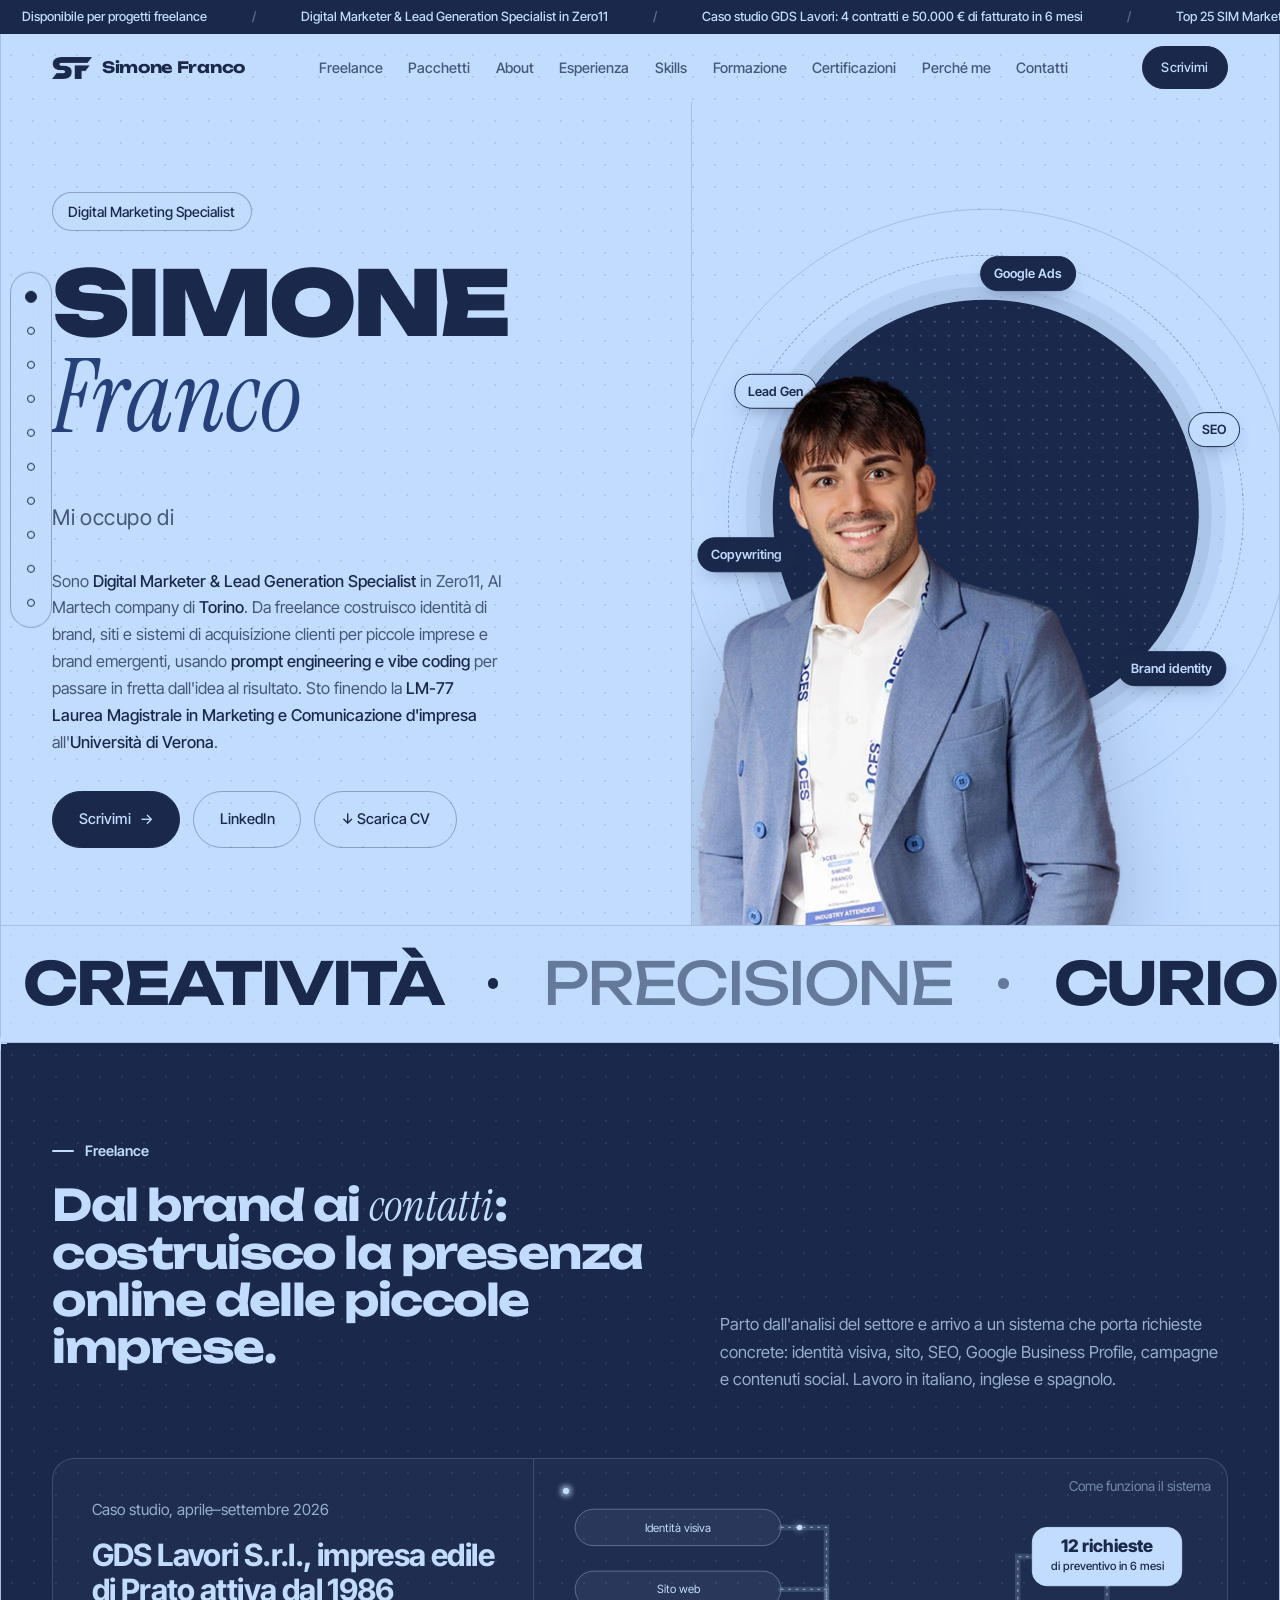
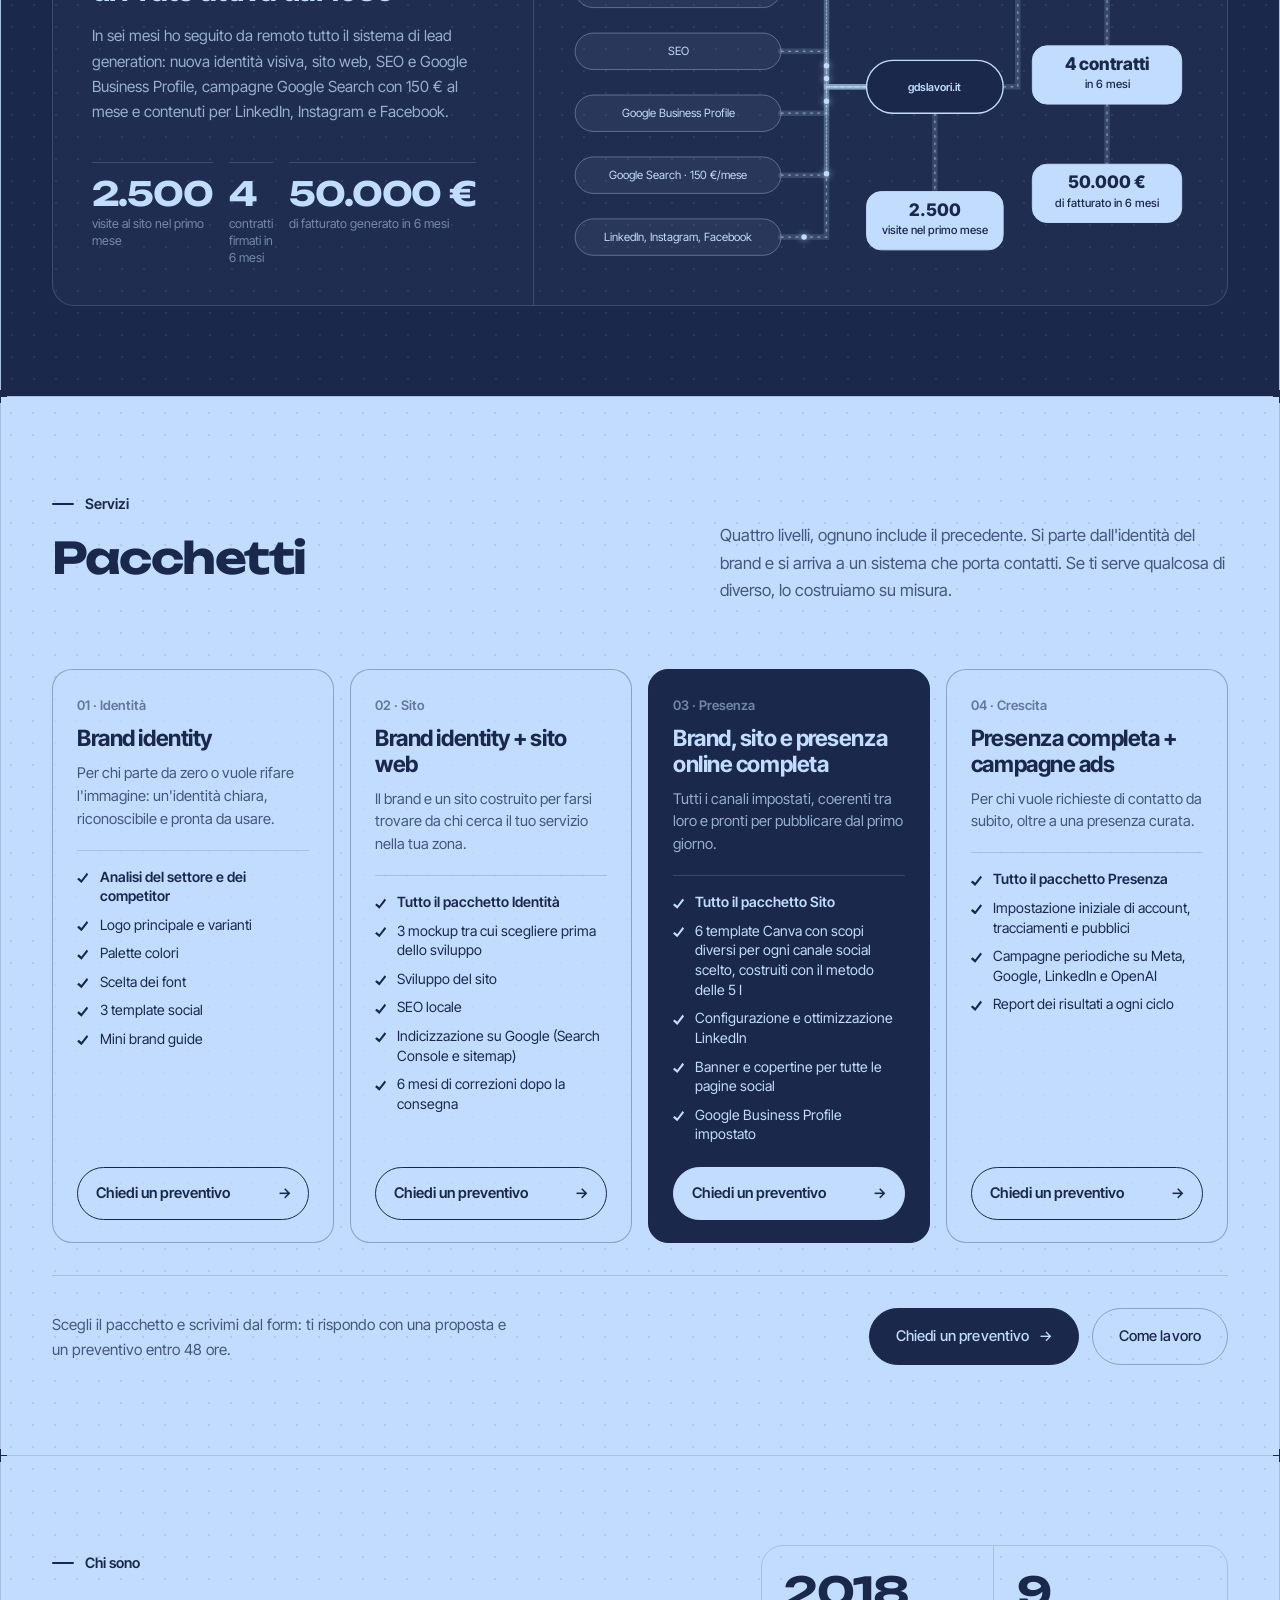
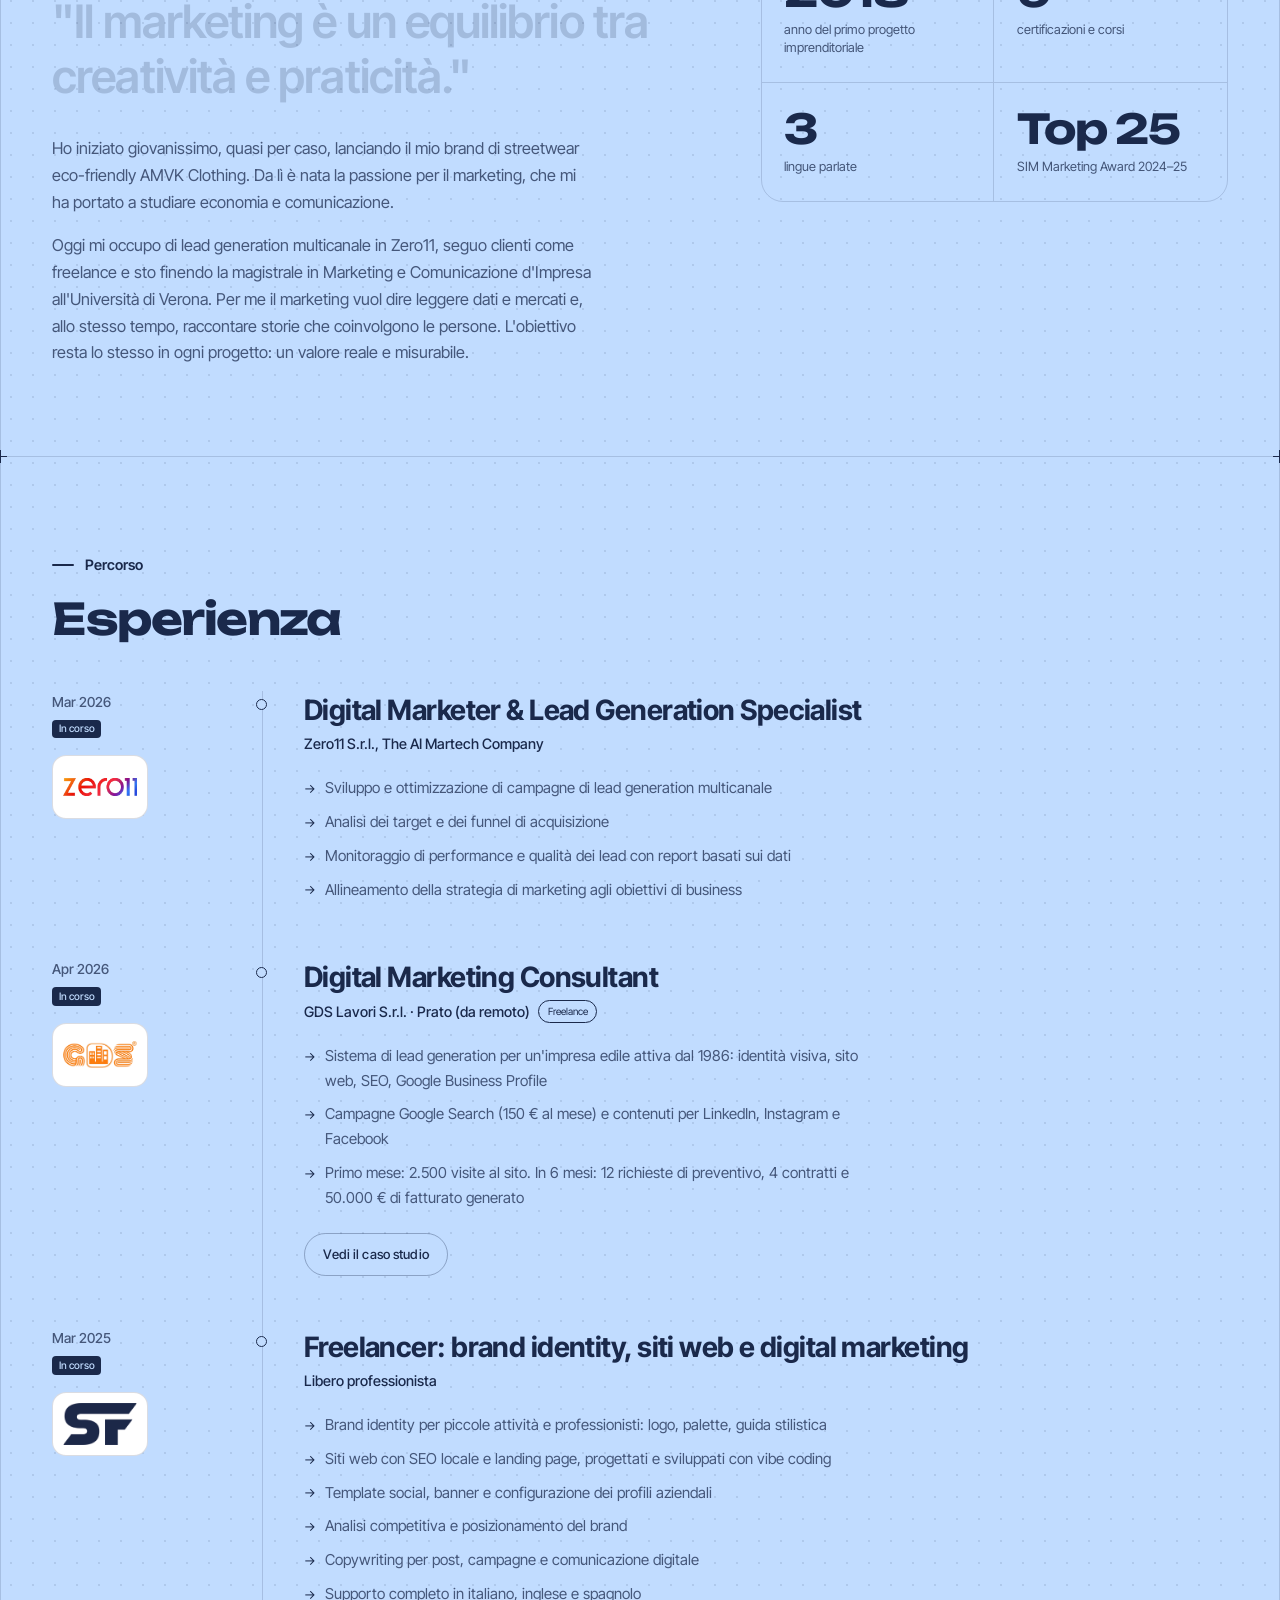
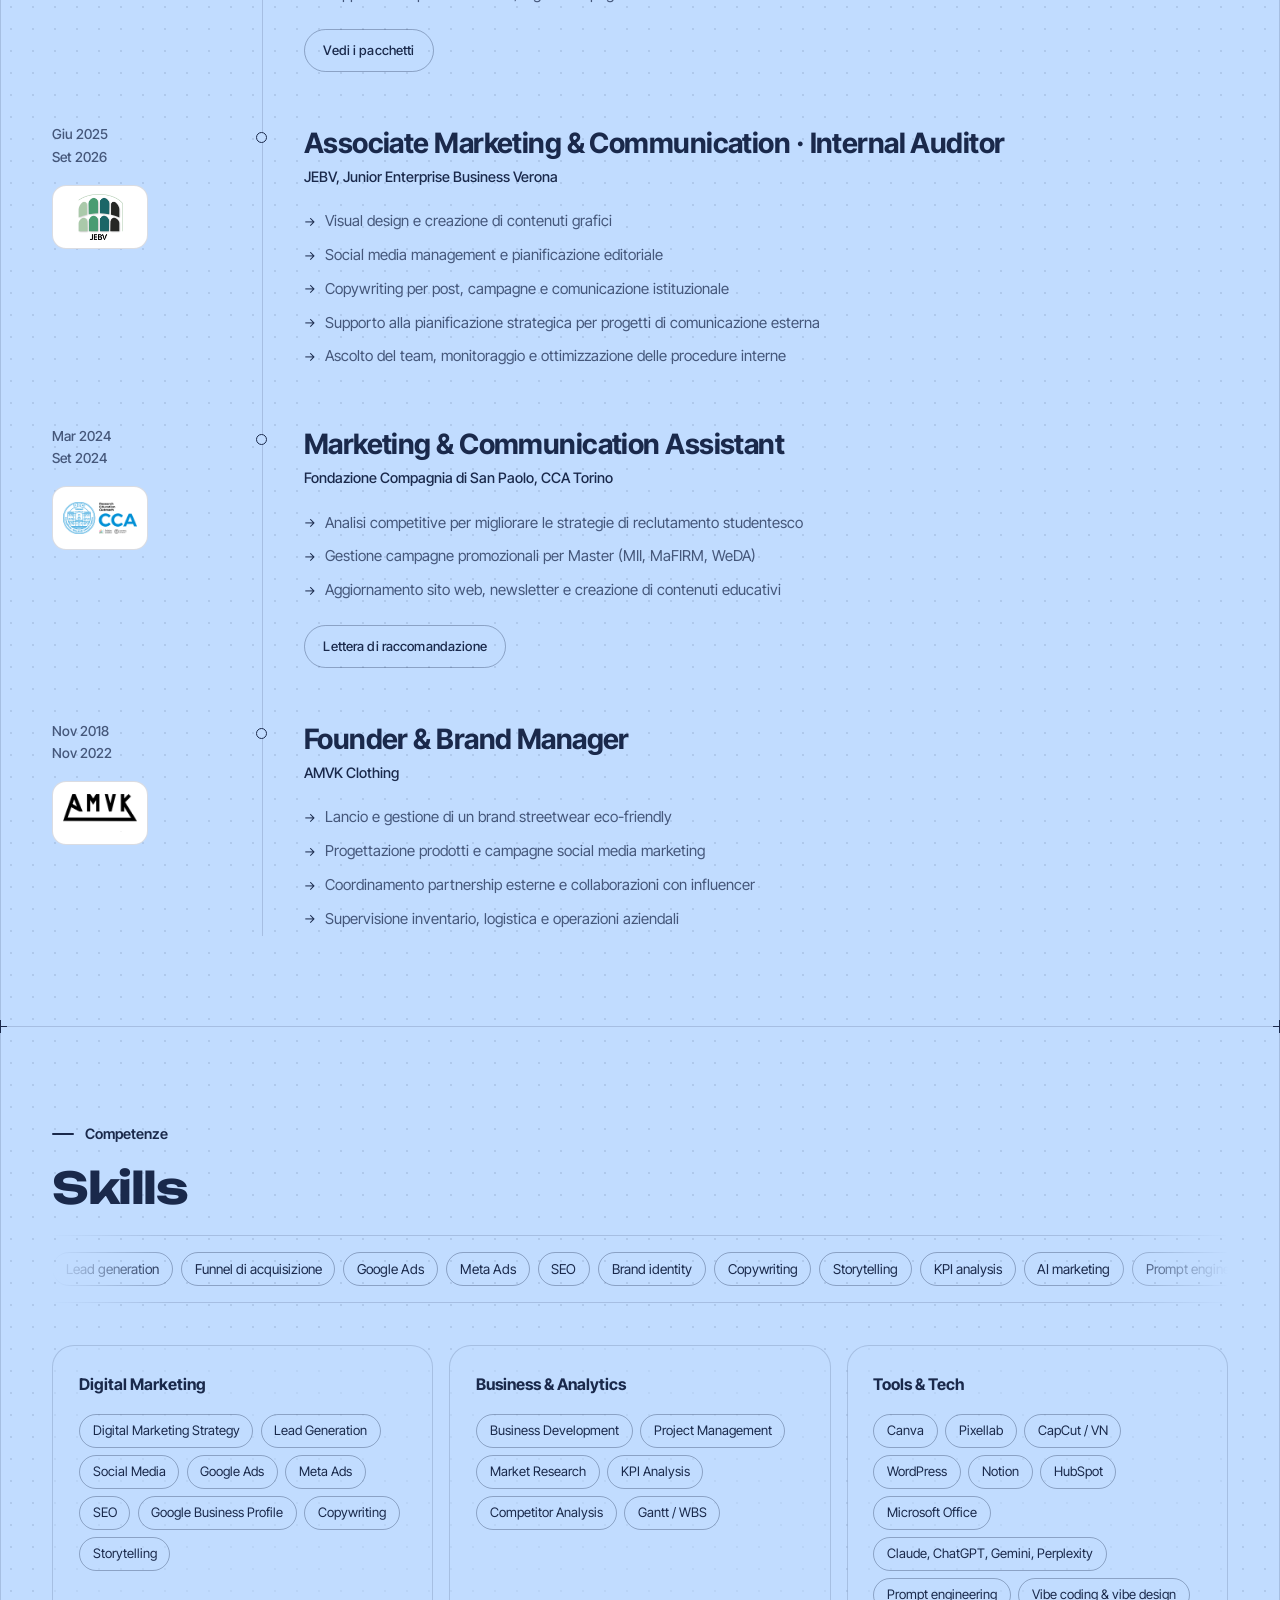
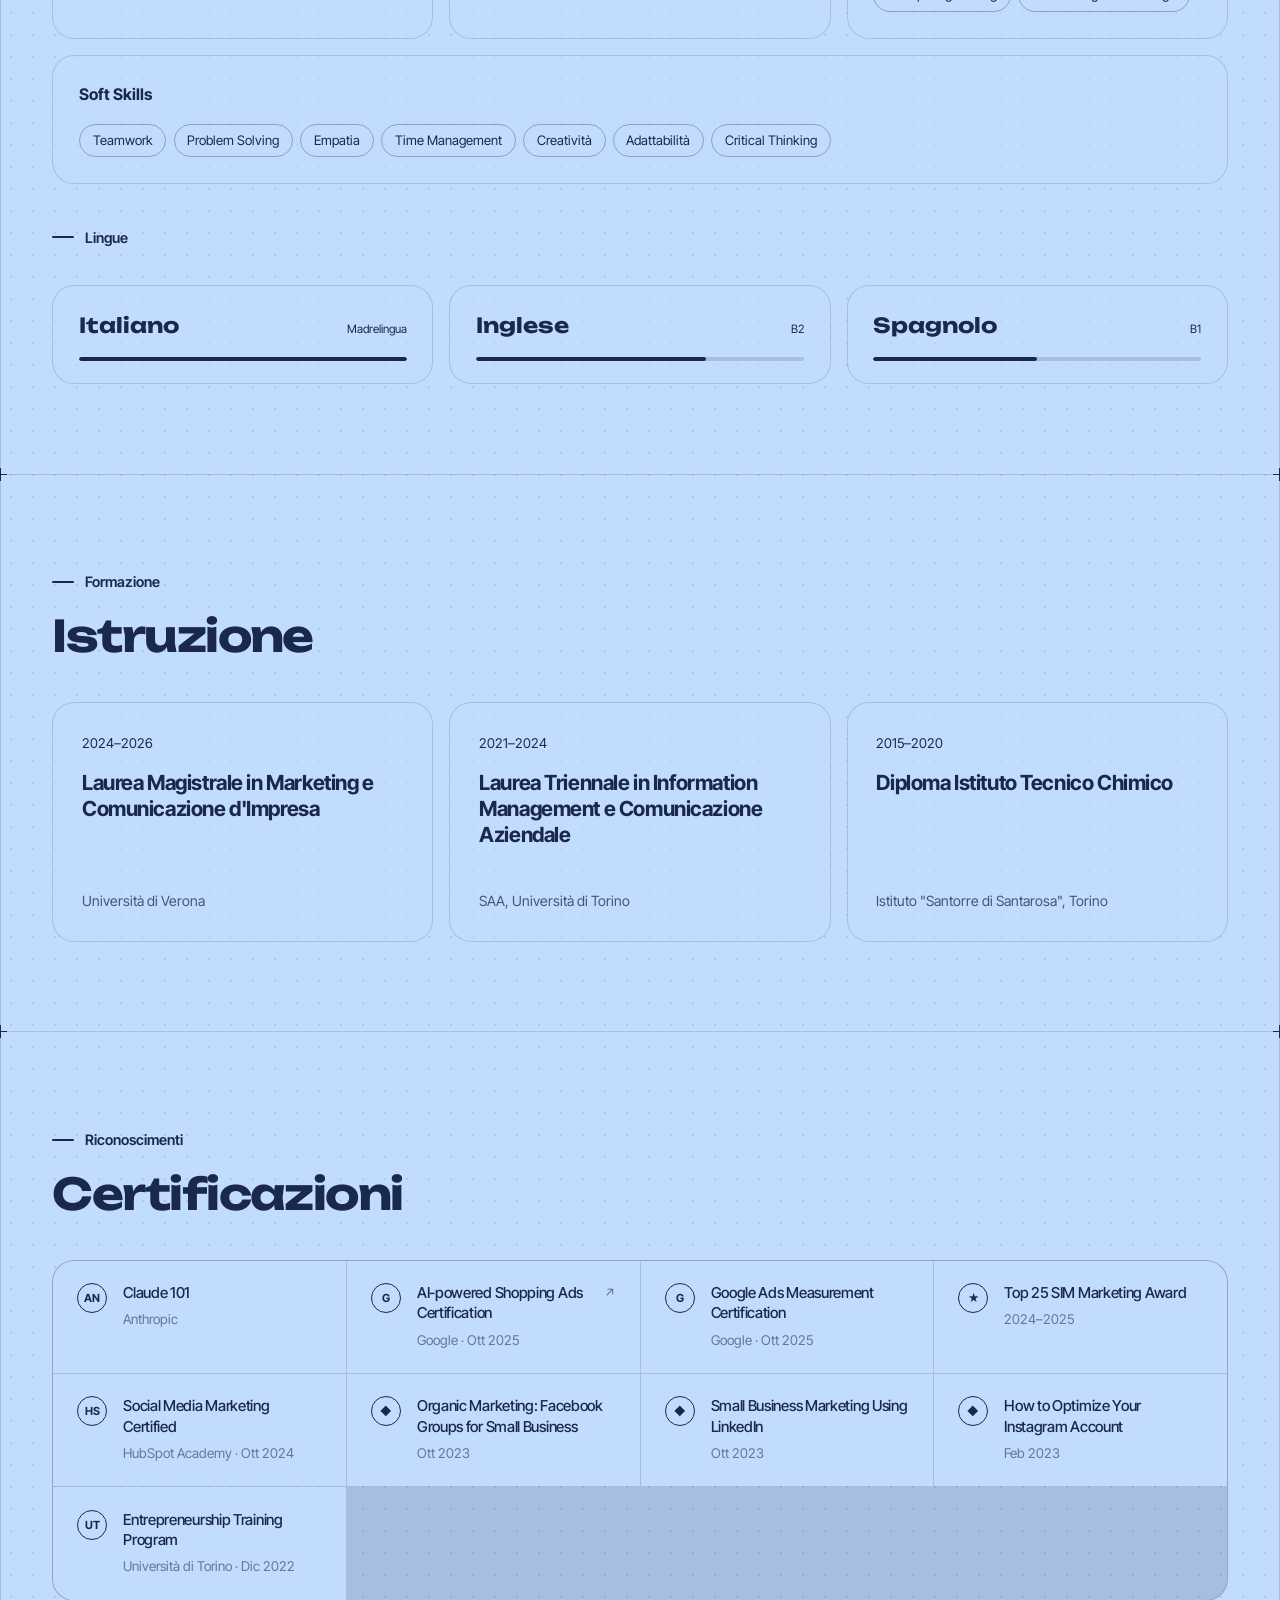
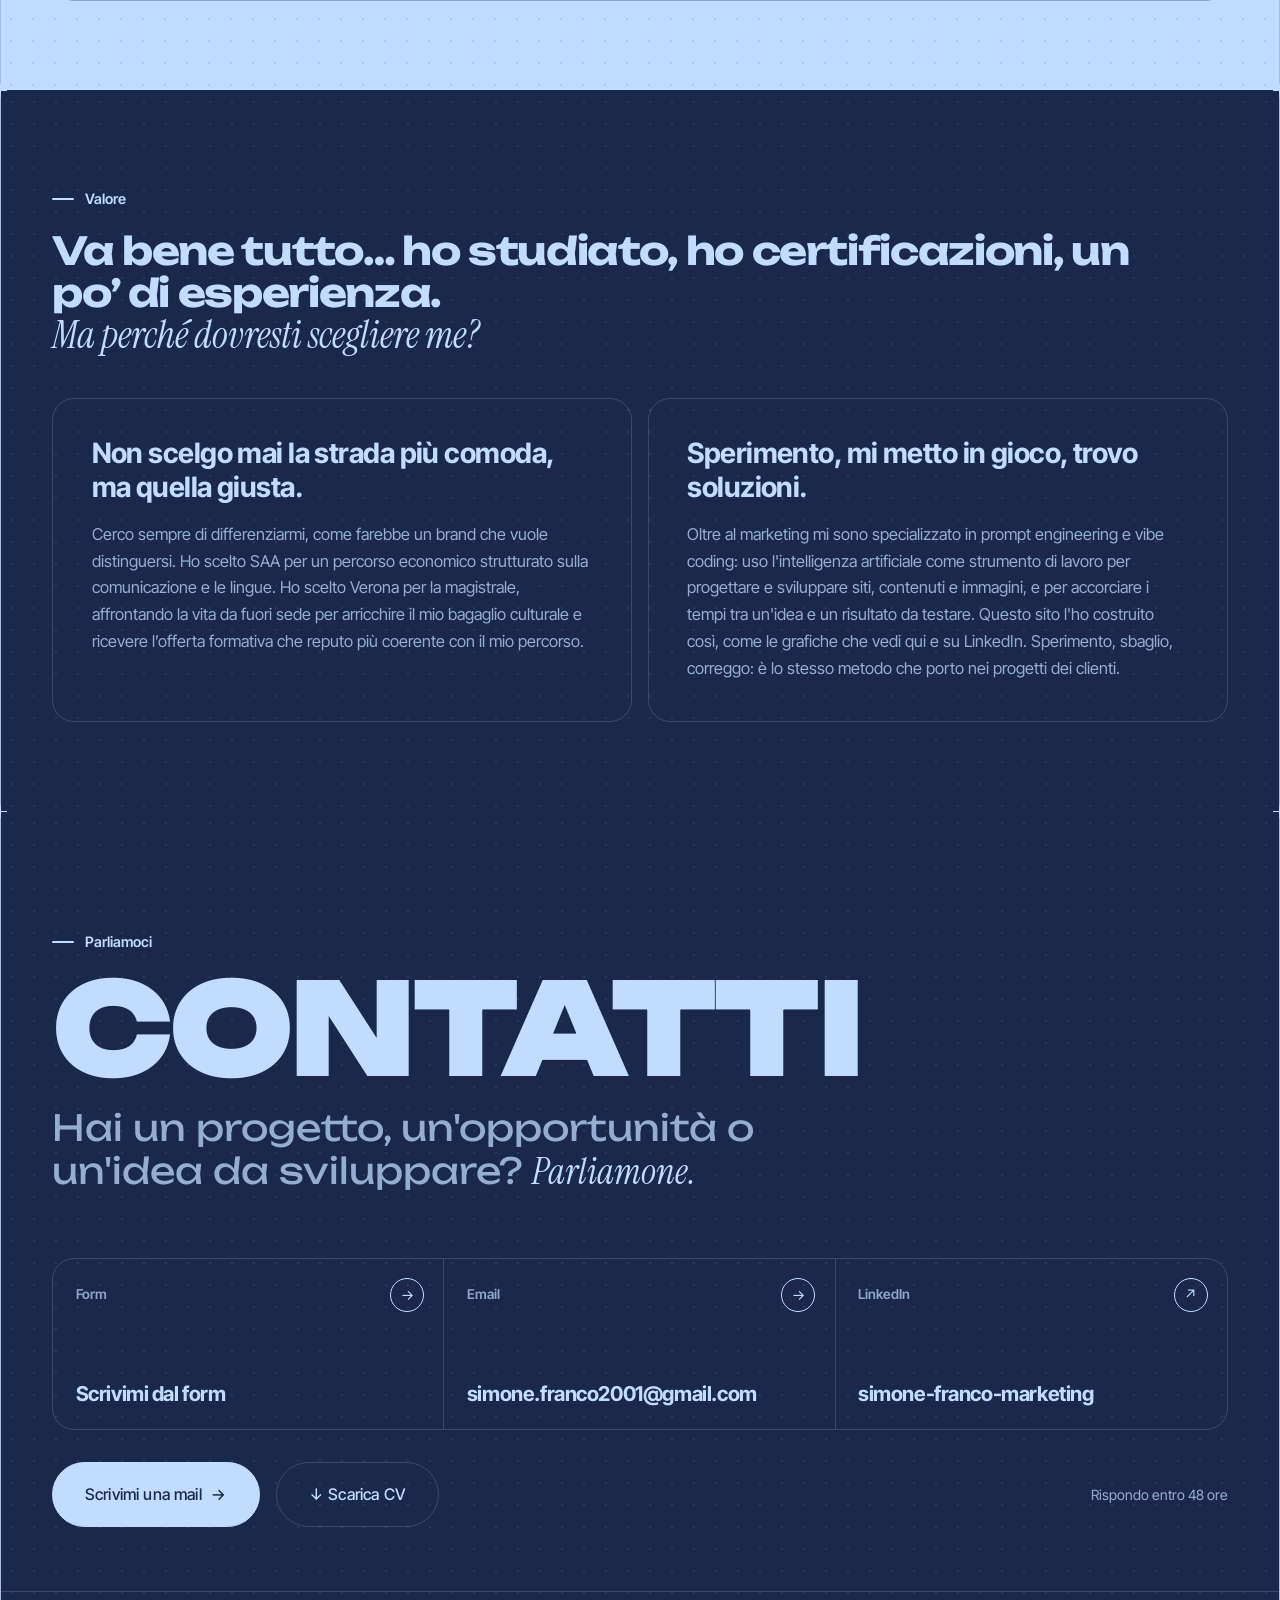
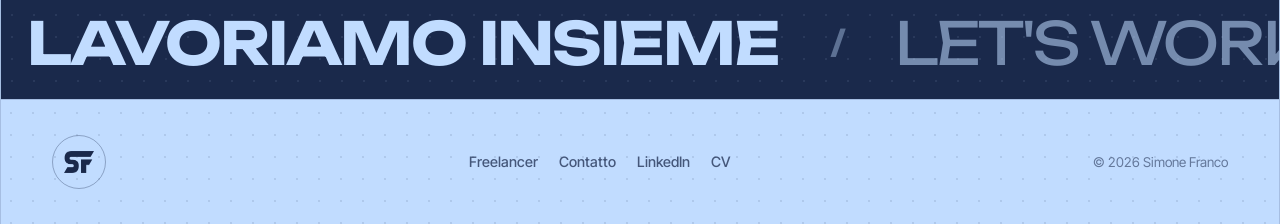
<file: index.html>
<!DOCTYPE html>
<html lang="it">
<head>
  <meta charset="UTF-8" />
  <meta name="viewport" content="width=device-width, initial-scale=1.0"/>
  <title>Simone Franco | Digital Marketer e Lead Generation a Torino</title>
  <!-- SEO BASE (invariata) -->
  <meta name="description" content="Digital Marketer e Lead Generation Specialist a Torino. Da freelance creo brand identity e sistemi di acquisizione clienti per piccole imprese." />
  <meta name="keywords" content="Simone Franco, marketing, comunicazione, digital marketing, social media, Torino, Verona, portfolio" />
  <meta name="author" content="Simone Franco" />
  <meta name="robots" content="index, follow" />
  <link rel="canonical" href="https://simonefrancomarketing.it/" />
  <meta name="theme-color" content="#1a294b" />
  <link rel="icon" type="image/png" href="/sflogo.png" />
  <link rel="apple-touch-icon" href="/sflogo.png" />

  <!-- OPEN GRAPH -->
  <meta property="og:title" content="Simone Franco | Digital Marketer e Lead Generation a Torino" />
  <meta property="og:description" content="Digital Marketer e Lead Generation Specialist a Torino. Brand identity e acquisizione clienti per piccole imprese e brand emergenti." />
  <meta property="og:image" content="https://simonefrancomarketing.it/assets/img/og-image.jpg" />
  <meta property="og:image:width" content="1200" />
  <meta property="og:image:height" content="630" />
  <meta property="og:image:alt" content="Simone Franco — Digital Marketer, Lead Gen & Branding" />
  <meta property="og:url" content="https://simonefrancomarketing.it/" />
  <meta property="og:type" content="website" />
  <meta property="og:locale" content="it_IT" />
  <meta property="og:site_name" content="Simone Franco" />

  <!-- TWITTER CARD -->
  <meta name="twitter:card" content="summary_large_image" />
  <meta name="twitter:title" content="Simone Franco | Digital Marketer e Lead Generation a Torino" />
  <meta name="twitter:description" content="Digital Marketer e Lead Generation Specialist a Torino. Brand identity e acquisizione clienti per piccole imprese e brand emergenti." />
  <meta name="twitter:image" content="https://simonefrancomarketing.it/assets/img/og-image.jpg" />

  <!-- DATI STRUTTURATI -->
  <script type="application/ld+json">
  {
    "@context": "https://schema.org",
    "@graph": [
      {
        "@type": "WebSite",
        "@id": "https://simonefrancomarketing.it/#website",
        "url": "https://simonefrancomarketing.it/",
        "name": "Simone Franco — Marketing & Communication",
        "inLanguage": "it-IT",
        "publisher": { "@id": "https://simonefrancomarketing.it/#person" }
      },
      {
        "@type": "Person",
        "@id": "https://simonefrancomarketing.it/#person",
        "name": "Simone Franco",
        "url": "https://simonefrancomarketing.it/",
        "image": "https://simonefrancomarketing.it/hero-simone-franco-v2.png",
        "jobTitle": "Digital Marketer & Lead Generation Specialist",
        "worksFor": { "@type": "Organization", "name": "Zero11 S.r.l." },
        "alumniOf": [
          { "@type": "CollegeOrUniversity", "name": "Università di Verona" },
          { "@type": "CollegeOrUniversity", "name": "Università di Torino" }
        ],
        "address": { "@type": "PostalAddress", "addressLocality": "Torino", "addressCountry": "IT" },
        "knowsLanguage": ["it", "en", "es"],
        "knowsAbout": ["Digital marketing", "Prompt engineering", "Vibe coding", "Lead generation", "Brand identity", "Google Ads", "Meta Ads", "SEO", "Social media marketing", "Copywriting"],
        "award": "Top 25 SIM Marketing Award 2024–2025",
        "sameAs": [
          "https://www.linkedin.com/in/simone-franco-marketing"
        ]
      }
    ]
  }
  </script>

  <!-- Google tag (gtag.js) -->
  <script async src="https://www.googletagmanager.com/gtag/js?id=G-S98Y3K1N54"></script>
  <script>
    window.dataLayer = window.dataLayer || [];
    function gtag(){dataLayer.push(arguments);}
    gtag('js', new Date());
    gtag('config', 'G-S98Y3K1N54');
  </script>
  <script>document.documentElement.classList.add('js');</script>

  <link rel="preconnect" href="https://fonts.googleapis.com">
  <link rel="preconnect" href="https://fonts.gstatic.com" crossorigin>
  <link href="https://fonts.googleapis.com/css2?family=Unbounded:wght@500;700;900&family=Inter+Tight:ital,wght@0,400;0,500;0,600;0,700;1,400&family=Instrument+Serif:ital@0;1&display=swap" rel="stylesheet">
  <link rel="preload" as="image" href="assets/img/simone-franco-ces-v2.webp" type="image/webp" fetchpriority="high">
  <link rel="stylesheet" href="assets/css/site.css?v=20261119">
  <script src="assets/js/site.js?v=20261119" defer></script>
</head>
<body>
  <a class="skip-link" href="#main">Vai al contenuto</a>
  <div class="progress" aria-hidden="true"></div>

  <!-- BARRA ANNUNCI -->
  <div class="announce" aria-label="In evidenza">
    <div class="marquee">
      <div>
        <span><a href="contatto.html">Disponibile per progetti freelance</a></span>
        <span>Digital Marketer &amp; Lead Generation Specialist in Zero11</span>
        <span><a href="#freelance">Caso studio GDS Lavori: 4 contratti e 50.000 € di fatturato in 6 mesi</a></span>
        <span>Top 25 SIM Marketing Award 2024–25</span>
      </div>
      <div aria-hidden="true">
        <span><a href="contatto.html" tabindex="-1">Disponibile per progetti freelance</a></span>
        <span>Digital Marketer &amp; Lead Generation Specialist in Zero11</span>
        <span><a href="#freelance" tabindex="-1">Caso studio GDS Lavori: 4 contratti e 50.000 € di fatturato in 6 mesi</a></span>
        <span>Top 25 SIM Marketing Award 2024–25</span>
      </div>
    </div>
  </div>

  <!-- NAV -->
  <header class="nav-wrap">
    <nav class="nav" aria-label="Principale">
      <a href="#hero" class="brand">
        <img src="assets/img/sflogo.webp" alt="Logo Simone Franco" width="40" height="22">
        <span>Simone Franco</span>
      </a>
      <ul class="nav-links" id="navMenu">
        <li><a href="#freelance" class="plus">Freelance</a></li>
        <li><a href="#servizi">Pacchetti</a></li>
        <li><a href="#about">About</a></li>
        <li><a href="#experience">Esperienza</a></li>
        <li><a href="#skills">Skills</a></li>
        <li><a href="#education">Formazione</a></li>
        <li><a href="#certs">Certificazioni</a></li>
        <li><a href="#why-me">Perché me</a></li>
        <li><a href="#contact">Contatti</a></li>
        <li class="mobile-cta"><a href="contatto.html">Scrivimi</a></li>
      </ul>
      <div class="nav-actions">
        <a href="contatto.html" class="btn nav-cta">Scrivimi</a>
        <button class="nav-toggle" aria-label="Apri menu" aria-expanded="false" aria-controls="navMenu">
          <span></span><span></span><span></span>
        </button>
      </div>
    </nav>
  </header>

  <!-- INDICE SEZIONI -->
  <nav class="rail" aria-label="Indice sezioni">
    <a href="#hero"><span>Home</span></a>
    <a href="#freelance"><span>Caso studio</span></a>
    <a href="#servizi"><span>Pacchetti</span></a>
    <a href="#about"><span>Chi sono</span></a>
    <a href="#experience"><span>Esperienza</span></a>
    <a href="#skills"><span>Skills</span></a>
    <a href="#education"><span>Formazione</span></a>
    <a href="#certs"><span>Certificazioni</span></a>
    <a href="#why-me"><span>Perché me</span></a>
    <a href="#contact"><span>Contatti</span></a>
  </nav>

  <main id="main" class="frame">

    <!-- HERO -->
    <section id="hero" class="hero">
      <div class="hero-copy">
        <p class="status intro" style="--d:.1s">Digital Marketing Specialist</p>
        <h1><span class="w"><span>Simone</span></span><span class="w"><span><em>Franco</em></span></span></h1>
        <p class="rotator intro" style="--d:.35s"><span class="fixed">Mi occupo di</span><span class="word" data-words='["lead generation","brand identity","siti web e SEO locale","prompt engineering","vibe coding","campagne ads"]'>lead generation</span></p>
        <p class="hero-desc intro" style="--d:.45s">
          Sono <strong>Digital Marketer &amp; Lead Generation Specialist</strong> in Zero11, AI Martech company di <strong>Torino</strong>.
          Da freelance costruisco identità di brand, siti e sistemi di acquisizione clienti per piccole imprese e brand emergenti,
          usando <strong>prompt engineering e vibe coding</strong> per passare in fretta dall'idea al risultato.
          Sto finendo la <strong>LM-77 Laurea Magistrale in Marketing e Comunicazione d'impresa</strong> all'<strong>Università di Verona</strong>.
        </p>
        <div class="btn-row intro" style="--d:.55s">
          <a href="contatto.html" class="btn magnet">Scrivimi <span class="arrow">→</span></a>
          <a href="https://www.linkedin.com/in/simone-franco-marketing" target="_blank" rel="noopener" class="btn btn-ghost">LinkedIn</a>
          <a href="cv-simone-franco.pdf" download class="btn btn-ghost">↓ Scarica CV</a>
        </div>
      </div>

      <div class="hero-visual">
        <div class="orbit-wrap intro-v" aria-hidden="true">
          <div class="ring r2"></div>
          <div class="ring"></div>
          <div class="disc"></div>
          <div class="orbit">
            <span class="slot" style="--r:-150deg"><span class="counter"><span class="chip">Lead Gen</span></span></span>
            <span class="slot" style="--r:-80deg"><span class="counter"><span class="chip dark">Google Ads</span></span></span>
            <span class="slot" style="--r:-20deg"><span class="counter"><span class="chip">SEO</span></span></span>
            <span class="slot" style="--r:40deg"><span class="counter"><span class="chip dark">Brand identity</span></span></span>
            <span class="slot" style="--r:110deg"><span class="counter"><span class="chip">Meta Ads</span></span></span>
            <span class="slot" style="--r:170deg"><span class="counter"><span class="chip dark">Copywriting</span></span></span>
          </div>
        </div>
        <picture>
          <source srcset="assets/img/simone-franco-ces-v2.webp" type="image/webp">
          <img src="hero-simone-franco-v2.png" alt="Simone Franco" class="hero-photo intro-v" width="766" height="986" fetchpriority="high">
        </picture>
      </div>
    </section>

    <!-- LE 5 PAROLE -->
    <div class="band" aria-label="Le 5 parole che mi rappresentano: Creatività, Precisione, Curiosità, Serietà, Perseveranza">
      <div class="marquee" aria-hidden="true">
        <div><span class="item">Creatività</span><span class="item outline">Precisione</span><span class="item">Curiosità</span><span class="item outline">Serietà</span><span class="item">Perseveranza</span></div>
        <div><span class="item">Creatività</span><span class="item outline">Precisione</span><span class="item">Curiosità</span><span class="item outline">Serietà</span><span class="item">Perseveranza</span></div>
      </div>
    </div>

    <!-- FREELANCE -->
    <section id="freelance" class="block is-dark">
      <span class="cross l"></span><span class="cross r"></span>
      <div class="inner">
        <div class="fl-head">
          <div>
            <p class="label reveal"><mark>Freelance</mark></p>
            <h2 class="title reveal" style="--d:.08s">Dal brand ai <em>contatti</em>: costruisco la presenza online delle piccole imprese.</h2>
          </div>
          <p class="lead reveal" style="--d:.16s">
            Parto dall'analisi del settore e arrivo a un sistema che porta richieste concrete:
            identità visiva, sito, SEO, Google Business Profile, campagne e contenuti social.
            Lavoro in italiano, inglese e spagnolo.
          </p>
        </div>

        <article class="case reveal">
          <div class="case-copy">
            <p class="case-tag">Caso studio, aprile–settembre 2026</p>
            <h3>GDS Lavori S.r.l., impresa edile di Prato attiva dal 1986</h3>
            <p>
              In sei mesi ho seguito da remoto tutto il sistema di lead generation: nuova identità visiva, sito web, SEO
              e Google Business Profile, campagne Google Search con 150 € al mese e contenuti per LinkedIn,
              Instagram e Facebook.
            </p>
            <div class="case-stats">
              <div><b data-count="2500">2.500</b><small>visite al sito nel primo mese</small></div>
              <div><b data-count="4">4</b><small>contratti firmati in 6 mesi</small></div>
              <div><b data-count="50000" data-suffix=" €">50.000 €</b><small>di fatturato generato in 6 mesi</small></div>
            </div>
          </div>
          <div class="case-visual">
            <span class="tabs">Come funziona il sistema</span>
            <svg class="flow flow-desktop" viewBox="0 0 690 420" role="img" aria-labelledby="flowTitle"><title id="flowTitle">Sistema di lead generation per GDS Lavori: identità visiva, sito web, SEO, Google Business Profile, Google Search e social portano traffico al sito; 2.500 visite nel primo mese; in 6 mesi 12 richieste di preventivo, 4 contratti e 50.000 euro di fatturato.</title><path class="wire base" d="M236,40 H286 V215 H330"/><path class="wire base" d="M236,108 H286 V215 H330"/><path class="wire base" d="M236,176 H286 V215 H330"/><path class="wire base" d="M236,244 H286 V215 H330"/><path class="wire base" d="M236,312 H286 V215 H330"/><path class="wire base" d="M236,380 H286 V215 H330"/><path class="wire base" d="M480,215 H496 V72 H512"/><path class="wire base" d="M594,104 V170"/><path class="wire base" d="M594,234 V300"/><path class="wire base" d="M405,244 V330"/><path class="wire" id="fd0" d="M236,40 H286 V215 H330"/><path class="wire" id="fd1" d="M236,108 H286 V215 H330"/><path class="wire" id="fd2" d="M236,176 H286 V215 H330"/><path class="wire" id="fd3" d="M236,244 H286 V215 H330"/><path class="wire" id="fd4" d="M236,312 H286 V215 H330"/><path class="wire" id="fd5" d="M236,380 H286 V215 H330"/><path class="wire" id="fd6" d="M480,215 H496 V72 H512"/><path class="wire" id="fd7" d="M594,104 V170"/><path class="wire" id="fd8" d="M594,234 V300"/><path class="wire" id="fd9" d="M405,244 V330"/><circle class="comet" r="3"><animateMotion dur="2.4s" begin="0.00s" repeatCount="indefinite"><mpath href="#fd0"/></animateMotion></circle><circle class="comet" r="3"><animateMotion dur="2.9s" begin="0.45s" repeatCount="indefinite"><mpath href="#fd1"/></animateMotion></circle><circle class="comet" r="3"><animateMotion dur="3.4s" begin="0.90s" repeatCount="indefinite"><mpath href="#fd2"/></animateMotion></circle><circle class="comet" r="3"><animateMotion dur="2.4s" begin="1.35s" repeatCount="indefinite"><mpath href="#fd3"/></animateMotion></circle><circle class="comet" r="3"><animateMotion dur="2.9s" begin="1.80s" repeatCount="indefinite"><mpath href="#fd4"/></animateMotion></circle><circle class="comet" r="3"><animateMotion dur="3.4s" begin="2.25s" repeatCount="indefinite"><mpath href="#fd5"/></animateMotion></circle><circle class="comet" r="3"><animateMotion dur="2.4s" begin="2.70s" repeatCount="indefinite"><mpath href="#fd6"/></animateMotion></circle><circle class="comet" r="3"><animateMotion dur="2.9s" begin="3.15s" repeatCount="indefinite"><mpath href="#fd7"/></animateMotion></circle><circle class="comet" r="3"><animateMotion dur="3.4s" begin="3.60s" repeatCount="indefinite"><mpath href="#fd8"/></animateMotion></circle><circle class="comet" r="3"><animateMotion dur="2.4s" begin="4.05s" repeatCount="indefinite"><mpath href="#fd9"/></animateMotion></circle><g class="node " style="transition-delay:0.00s"><rect x="10" y="20" width="226" height="40" rx="20.0"/><text x="123.0" y="44.5" text-anchor="middle">Identità visiva</text></g><g class="node " style="transition-delay:0.08s"><rect x="10" y="88" width="226" height="40" rx="20.0"/><text x="123.0" y="112.5" text-anchor="middle">Sito web</text></g><g class="node " style="transition-delay:0.16s"><rect x="10" y="156" width="226" height="40" rx="20.0"/><text x="123.0" y="180.5" text-anchor="middle">SEO</text></g><g class="node " style="transition-delay:0.24s"><rect x="10" y="224" width="226" height="40" rx="20.0"/><text x="123.0" y="248.5" text-anchor="middle">Google Business Profile</text></g><g class="node " style="transition-delay:0.32s"><rect x="10" y="292" width="226" height="40" rx="20.0"/><text x="123.0" y="316.5" text-anchor="middle">Google Search · 150 €/mese</text></g><g class="node " style="transition-delay:0.40s"><rect x="10" y="360" width="226" height="40" rx="20.0"/><text x="123.0" y="384.5" text-anchor="middle">LinkedIn, Instagram, Facebook</text></g><g class="node hub" style="transition-delay:0.55s"><rect x="330" y="186" width="150" height="58" rx="29.0"/><text x="405.0" y="219.5" text-anchor="middle">gdslavori.it</text></g><g class="node key" style="transition-delay:0.65s"><rect x="512" y="40" width="164" height="64" rx="16"/><text x="594.0" y="66.5" text-anchor="middle" class="big">12 richieste</text><text x="594.0" y="86.5" text-anchor="middle">di preventivo in 6 mesi</text></g><g class="node key" style="transition-delay:0.75s"><rect x="330" y="330" width="150" height="64" rx="16"/><text x="405.0" y="356.5" text-anchor="middle" class="big">2.500</text><text x="405.0" y="376.5" text-anchor="middle">visite nel primo mese</text></g><g class="node key" style="transition-delay:0.85s"><rect x="512" y="170" width="164" height="64" rx="16"/><text x="594.0" y="196.5" text-anchor="middle" class="big">4 contratti</text><text x="594.0" y="216.5" text-anchor="middle">in 6 mesi</text></g><g class="node key" style="transition-delay:0.95s"><rect x="512" y="300" width="164" height="64" rx="16"/><text x="594.0" y="326.5" text-anchor="middle" class="big">50.000 €</text><text x="594.0" y="346.5" text-anchor="middle">di fatturato in 6 mesi</text></g></svg><svg class="flow flow-mobile" viewBox="0 0 360 620" aria-hidden="true"><path class="wire base" d="M91.0,46 V176 H180 V196"/><path class="wire base" d="M269.0,46 V176 H180 V196"/><path class="wire base" d="M91.0,100 V176 H180 V196"/><path class="wire base" d="M269.0,100 V176 H180 V196"/><path class="wire base" d="M91.0,154 V176 H180 V196"/><path class="wire base" d="M269.0,154 V176 H180 V196"/><path class="wire base" d="M180,250 V286"/><path class="wire base" d="M180,350 V372"/><path class="wire base" d="M180,436 V454"/><path class="wire base" d="M180,518 V548"/><path class="wire" id="fm0" d="M91.0,46 V176 H180 V196"/><path class="wire" id="fm1" d="M269.0,46 V176 H180 V196"/><path class="wire" id="fm2" d="M91.0,100 V176 H180 V196"/><path class="wire" id="fm3" d="M269.0,100 V176 H180 V196"/><path class="wire" id="fm4" d="M91.0,154 V176 H180 V196"/><path class="wire" id="fm5" d="M269.0,154 V176 H180 V196"/><path class="wire" id="fm6" d="M180,250 V286"/><path class="wire" id="fm7" d="M180,350 V372"/><path class="wire" id="fm8" d="M180,436 V454"/><path class="wire" id="fm9" d="M180,518 V548"/><circle class="comet" r="3"><animateMotion dur="2.4s" begin="0.00s" repeatCount="indefinite"><mpath href="#fm0"/></animateMotion></circle><circle class="comet" r="3"><animateMotion dur="2.9s" begin="0.45s" repeatCount="indefinite"><mpath href="#fm1"/></animateMotion></circle><circle class="comet" r="3"><animateMotion dur="3.4s" begin="0.90s" repeatCount="indefinite"><mpath href="#fm2"/></animateMotion></circle><circle class="comet" r="3"><animateMotion dur="2.4s" begin="1.35s" repeatCount="indefinite"><mpath href="#fm3"/></animateMotion></circle><circle class="comet" r="3"><animateMotion dur="2.9s" begin="1.80s" repeatCount="indefinite"><mpath href="#fm4"/></animateMotion></circle><circle class="comet" r="3"><animateMotion dur="3.4s" begin="2.25s" repeatCount="indefinite"><mpath href="#fm5"/></animateMotion></circle><circle class="comet" r="3"><animateMotion dur="2.4s" begin="2.70s" repeatCount="indefinite"><mpath href="#fm6"/></animateMotion></circle><circle class="comet" r="3"><animateMotion dur="2.9s" begin="3.15s" repeatCount="indefinite"><mpath href="#fm7"/></animateMotion></circle><circle class="comet" r="3"><animateMotion dur="3.4s" begin="3.60s" repeatCount="indefinite"><mpath href="#fm8"/></animateMotion></circle><circle class="comet" r="3"><animateMotion dur="2.4s" begin="4.05s" repeatCount="indefinite"><mpath href="#fm9"/></animateMotion></circle><g class="node " style="transition-delay:0.00s"><rect x="8" y="8" width="166" height="38" rx="19.0"/><text x="91.0" y="31.5" text-anchor="middle">Identità visiva</text></g><g class="node " style="transition-delay:0.06s"><rect x="186" y="8" width="166" height="38" rx="19.0"/><text x="269.0" y="31.5" text-anchor="middle">Sito web</text></g><g class="node " style="transition-delay:0.12s"><rect x="8" y="62" width="166" height="38" rx="19.0"/><text x="91.0" y="85.5" text-anchor="middle">SEO</text></g><g class="node " style="transition-delay:0.18s"><rect x="186" y="62" width="166" height="38" rx="19.0"/><text x="269.0" y="85.5" text-anchor="middle">Google Business</text></g><g class="node " style="transition-delay:0.24s"><rect x="8" y="116" width="166" height="38" rx="19.0"/><text x="91.0" y="139.5" text-anchor="middle">Google Search</text></g><g class="node " style="transition-delay:0.30s"><rect x="186" y="116" width="166" height="38" rx="19.0"/><text x="269.0" y="139.5" text-anchor="middle">Social media</text></g><g class="node hub" style="transition-delay:0.45s"><rect x="95" y="196" width="170" height="54" rx="27.0"/><text x="180.0" y="227.5" text-anchor="middle">gdslavori.it</text></g><g class="node key" style="transition-delay:0.60s"><rect x="95" y="286" width="170" height="64" rx="16"/><text x="180.0" y="312.5" text-anchor="middle" class="big">2.500</text><text x="180.0" y="332.5" text-anchor="middle">visite nel primo mese</text></g><g class="node key" style="transition-delay:0.70s"><rect x="85" y="372" width="190" height="64" rx="16"/><text x="180.0" y="398.5" text-anchor="middle" class="big">12 richieste</text><text x="180.0" y="418.5" text-anchor="middle">di preventivo in 6 mesi</text></g><g class="node key" style="transition-delay:0.80s"><rect x="95" y="454" width="170" height="64" rx="16"/><text x="180.0" y="480.5" text-anchor="middle" class="big">4 contratti</text><text x="180.0" y="500.5" text-anchor="middle">in 6 mesi</text></g><g class="node key" style="transition-delay:0.90s"><rect x="85" y="548" width="190" height="64" rx="16"/><text x="180.0" y="574.5" text-anchor="middle" class="big">50.000 €</text><text x="180.0" y="594.5" text-anchor="middle">di fatturato in 6 mesi</text></g></svg>
          </div>
        </article>

      </div>
    </section>

    <!-- PACCHETTI -->
    <section id="servizi" class="block">
      <span class="cross l"></span><span class="cross r"></span>
      <div class="inner">
        <div class="fl-head">
          <div>
            <p class="label reveal">Servizi</p>
            <h2 class="title reveal">Pacchetti</h2>
          </div>
          <p class="lead reveal">
            Quattro livelli, ognuno include il precedente. Si parte dall'identità del brand e si arriva
            a un sistema che porta contatti. Se ti serve qualcosa di diverso, lo costruiamo su misura.
          </p>
        </div>
          <div class="packs">
          <article class="pack reveal"><p class="tier">01 · Identità</p><h3>Brand identity</h3><p class="pack-desc">Per chi parte da zero o vuole rifare l'immagine: un'identità chiara, riconoscibile e pronta da usare.</p><ul><li>Analisi del settore e dei competitor</li><li>Logo principale e varianti</li><li>Palette colori</li><li>Scelta dei font</li><li>3 template social</li><li>Mini brand guide</li></ul><a class="pack-cta" href="contatto.html?pacchetto=Identità">Chiedi un preventivo <span aria-hidden="true">→</span></a></article>
          <article class="pack reveal" style="--d:0.08s"><p class="tier">02 · Sito</p><h3>Brand identity + sito web</h3><p class="pack-desc">Il brand e un sito costruito per farsi trovare da chi cerca il tuo servizio nella tua zona.</p><ul><li>Tutto il pacchetto Identità</li><li>3 mockup tra cui scegliere prima dello sviluppo</li><li>Sviluppo del sito</li><li>SEO locale</li><li>Indicizzazione su Google (Search Console e sitemap)</li><li>6 mesi di correzioni dopo la consegna</li></ul><a class="pack-cta" href="contatto.html?pacchetto=Sito">Chiedi un preventivo <span aria-hidden="true">→</span></a></article>
          <article class="pack reveal featured" style="--d:0.16s"><p class="tier">03 · Presenza</p><h3>Brand, sito e presenza online completa</h3><p class="pack-desc">Tutti i canali impostati, coerenti tra loro e pronti per pubblicare dal primo giorno.</p><ul><li>Tutto il pacchetto Sito</li><li>6 template Canva con scopi diversi per ogni canale social scelto, costruiti con il metodo delle 5 I</li><li>Configurazione e ottimizzazione LinkedIn</li><li>Banner e copertine per tutte le pagine social</li><li>Google Business Profile impostato</li></ul><a class="pack-cta" href="contatto.html?pacchetto=Presenza">Chiedi un preventivo <span aria-hidden="true">→</span></a></article>
          <article class="pack reveal" style="--d:0.24s"><p class="tier">04 · Crescita</p><h3>Presenza completa + campagne ads</h3><p class="pack-desc">Per chi vuole richieste di contatto da subito, oltre a una presenza curata.</p><ul><li>Tutto il pacchetto Presenza</li><li>Impostazione iniziale di account, tracciamenti e pubblici</li><li>Campagne periodiche su Meta, Google, LinkedIn e OpenAI</li><li>Report dei risultati a ogni ciclo</li></ul><a class="pack-cta" href="contatto.html?pacchetto=Crescita">Chiedi un preventivo <span aria-hidden="true">→</span></a></article>
          </div>
        <div class="fl-foot reveal">
          <p>Scegli il pacchetto e scrivimi dal form: ti rispondo con una proposta e un preventivo entro 48 ore.</p>
          <div class="btn-row">
            <a href="contatto.html" class="btn magnet">Chiedi un preventivo <span class="arrow">→</span></a>
            <a href="freelancer.html" class="btn btn-ghost">Come lavoro</a>
          </div>
        </div>
      </div>
    </section>

    <!-- ABOUT -->
    <section id="about" class="block">
      <span class="cross l"></span><span class="cross r"></span>
      <div class="inner about">
        <div>
          <p class="label reveal">Chi sono</p>
          <blockquote class="quote" data-scrub>"Il marketing è un equilibrio tra creatività e praticità."</blockquote>
          <div class="about-text reveal">
            <p>Ho iniziato giovanissimo, quasi per caso, lanciando il mio brand di streetwear eco-friendly AMVK Clothing. Da lì è nata la passione per il marketing, che mi ha portato a studiare economia e comunicazione.</p>
            <p>Oggi mi occupo di lead generation multicanale in Zero11, seguo clienti come freelance e sto finendo la magistrale in Marketing e Comunicazione d'Impresa all'Università di Verona. Per me il marketing vuol dire leggere dati e mercati e, allo stesso tempo, raccontare storie che coinvolgono le persone. L'obiettivo resta lo stesso in ogni progetto: un valore reale e misurabile.</p>
          </div>
        </div>
        <div class="stats reveal" style="--d:.1s">
          <div class="stat"><b>2018</b><small>anno del primo progetto imprenditoriale</small></div>
          <div class="stat"><b data-count="9">9</b><small>certificazioni e corsi</small></div>
          <div class="stat"><b data-count="3">3</b><small>lingue parlate</small></div>
          <div class="stat"><b>Top 25</b><small>SIM Marketing Award 2024–25</small></div>
        </div>
      </div>
    </section>

    <!-- EXPERIENCE -->
    <section id="experience" class="block">
      <span class="cross l"></span><span class="cross r"></span>
      <div class="inner">
        <p class="label reveal">Percorso</p>
        <h2 class="title reveal">Esperienza</h2>

        <div class="timeline">
          <span class="line-fill" aria-hidden="true"></span>

          <article class="job reveal">
            <div class="job-meta"><p class="job-date">Mar 2026<br><span class="now">In corso</span></p>
              <img src="assets/img/logo-zero11-v3.webp" alt="Zero11" class="job-logo" width="96" height="64" loading="lazy"></div>
            <div class="job-body">
              <h3>Digital Marketer &amp; Lead Generation Specialist</h3>
              <p class="company">Zero11 S.r.l., The AI Martech Company</p>
              <ul>
                <li>Sviluppo e ottimizzazione di campagne di lead generation multicanale</li>
                <li>Analisi dei target e dei funnel di acquisizione</li>
                <li>Monitoraggio di performance e qualità dei lead con report basati sui dati</li>
                <li>Allineamento della strategia di marketing agli obiettivi di business</li>
              </ul>
            </div>
          </article>

          <article class="job reveal">
            <div class="job-meta"><p class="job-date">Apr 2026<br><span class="now">In corso</span></p>
              <img src="assets/img/logo-gds-v3.webp" alt="GDS Lavori" class="job-logo" width="96" height="64" loading="lazy"></div>
            <div class="job-body">
              <h3>Digital Marketing Consultant</h3>
              <p class="company">GDS Lavori S.r.l. · Prato (da remoto) <span class="pill">Freelance</span></p>
              <ul>
                <li>Sistema di lead generation per un'impresa edile attiva dal 1986: identità visiva, sito web, SEO, Google Business Profile</li>
                <li>Campagne Google Search (150 € al mese) e contenuti per LinkedIn, Instagram e Facebook</li>
                <li>Primo mese: 2.500 visite al sito. In 6 mesi: 12 richieste di preventivo, 4 contratti e 50.000 € di fatturato generato</li>
              </ul>
              <a href="#freelance" class="btn btn-ghost">Vedi il caso studio</a>
            </div>
          </article>

          <article class="job reveal">
            <div class="job-meta"><p class="job-date">Mar 2025<br><span class="now">In corso</span></p>
              <img src="assets/img/logo-sf-v2.webp" alt="Simone Franco" class="job-logo" width="96" height="64" loading="lazy"></div>
            <div class="job-body">
              <h3>Freelancer: brand identity, siti web e digital marketing</h3>
              <p class="company">Libero professionista</p>
              <ul>
                <li>Brand identity per piccole attività e professionisti: logo, palette, guida stilistica</li>
                <li>Siti web con SEO locale e landing page, progettati e sviluppati con vibe coding</li>
                <li>Template social, banner e configurazione dei profili aziendali</li>
                <li>Analisi competitiva e posizionamento del brand</li>
                <li>Copywriting per post, campagne e comunicazione digitale</li>
                <li>Supporto completo in italiano, inglese e spagnolo</li>
              </ul>
              <a href="#servizi" class="btn btn-ghost">Vedi i pacchetti</a>
            </div>
          </article>

          <article class="job reveal">
            <div class="job-meta">
              <p class="job-date">Giu 2025<br>Set 2026</p>
              <img src="assets/img/logo-jebv-v2.webp" alt="JEBV" class="job-logo" width="96" height="64" loading="lazy">
            </div>
            <div class="job-body">
              <h3>Associate Marketing &amp; Communication · Internal Auditor</h3>
              <p class="company">JEBV, Junior Enterprise Business Verona</p>
              <ul>
                <li>Visual design e creazione di contenuti grafici</li>
                <li>Social media management e pianificazione editoriale</li>
                <li>Copywriting per post, campagne e comunicazione istituzionale</li>
                <li>Supporto alla pianificazione strategica per progetti di comunicazione esterna</li>
                <li>Ascolto del team, monitoraggio e ottimizzazione delle procedure interne</li>
              </ul>
            </div>
          </article>

          <article class="job reveal">
            <div class="job-meta">
              <p class="job-date">Mar 2024<br>Set 2024</p>
              <img src="assets/img/logo-cca-v2.webp" alt="CCA" class="job-logo" width="96" height="64" loading="lazy">
            </div>
            <div class="job-body">
              <h3>Marketing &amp; Communication Assistant</h3>
              <p class="company">Fondazione Compagnia di San Paolo, CCA Torino</p>
              <ul>
                <li>Analisi competitive per migliorare le strategie di reclutamento studentesco</li>
                <li>Gestione campagne promozionali per Master (MII, MaFIRM, WeDA)</li>
                <li>Aggiornamento sito web, newsletter e creazione di contenuti educativi</li>
              </ul>
              <a href="lettera-raccomandazione-cca.pdf" target="_blank" rel="noopener" class="btn btn-ghost">Lettera di raccomandazione</a>
            </div>
          </article>

          <article class="job reveal">
            <div class="job-meta">
              <p class="job-date">Nov 2018<br>Nov 2022</p>
              <img src="assets/img/logo-amvk-v2.webp" alt="AMVK" class="job-logo" width="96" height="64" loading="lazy">
            </div>
            <div class="job-body">
              <h3>Founder &amp; Brand Manager</h3>
              <p class="company">AMVK Clothing</p>
              <ul>
                <li>Lancio e gestione di un brand streetwear eco-friendly</li>
                <li>Progettazione prodotti e campagne social media marketing</li>
                <li>Coordinamento partnership esterne e collaborazioni con influencer</li>
                <li>Supervisione inventario, logistica e operazioni aziendali</li>
              </ul>
            </div>
          </article>
        </div>
      </div>
    </section>

    <!-- SKILLS -->
    <section id="skills" class="block">
      <span class="cross l"></span><span class="cross r"></span>
      <div class="inner">
        <p class="label reveal">Competenze</p>
        <h2 class="title reveal">Skills</h2>

        <div class="tag-stream" aria-hidden="true">
          <div class="marquee">
            <div><span class="tag">Lead generation</span><span class="tag">Funnel di acquisizione</span><span class="tag">Google Ads</span><span class="tag">Meta Ads</span><span class="tag">SEO</span><span class="tag">Brand identity</span><span class="tag">Copywriting</span><span class="tag">Storytelling</span><span class="tag">KPI analysis</span><span class="tag">AI marketing</span><span class="tag">Prompt engineering</span><span class="tag">Vibe coding</span></div>
            <div><span class="tag">Lead generation</span><span class="tag">Funnel di acquisizione</span><span class="tag">Google Ads</span><span class="tag">Meta Ads</span><span class="tag">SEO</span><span class="tag">Brand identity</span><span class="tag">Copywriting</span><span class="tag">Storytelling</span><span class="tag">KPI analysis</span><span class="tag">AI marketing</span><span class="tag">Prompt engineering</span><span class="tag">Vibe coding</span></div>
          </div>
        </div>

        <div class="skills-grid">
          <div class="skill-card reveal">
            <h3>Digital Marketing <span>A</span></h3>
            <div class="tags">
              <span class="tag">Digital Marketing Strategy</span><span class="tag">Lead Generation</span><span class="tag">Social Media</span>
              <span class="tag">Google Ads</span><span class="tag">Meta Ads</span><span class="tag">SEO</span>
              <span class="tag">Google Business Profile</span><span class="tag">Copywriting</span><span class="tag">Storytelling</span>
            </div>
          </div>
          <div class="skill-card reveal" style="--d:.08s">
            <h3>Business &amp; Analytics <span>B</span></h3>
            <div class="tags">
              <span class="tag">Business Development</span><span class="tag">Project Management</span><span class="tag">Market Research</span>
              <span class="tag">KPI Analysis</span><span class="tag">Competitor Analysis</span><span class="tag">Gantt / WBS</span>
            </div>
          </div>
          <div class="skill-card reveal" style="--d:.16s">
            <h3>Tools &amp; Tech <span>C</span></h3>
            <div class="tags">
              <span class="tag">Canva</span><span class="tag">Pixellab</span><span class="tag">CapCut / VN</span><span class="tag">WordPress</span>
              <span class="tag">Notion</span><span class="tag">HubSpot</span><span class="tag">Microsoft Office</span><span class="tag">Claude, ChatGPT, Gemini, Perplexity</span><span class="tag">Prompt engineering</span><span class="tag">Vibe coding &amp; vibe design</span>
            </div>
          </div>
        </div>

        <div class="skills-grid" style="margin-top:1rem">
          <div class="skill-card reveal" style="grid-column: span 3">
            <h3>Soft Skills <span>D</span></h3>
            <div class="tags">
              <span class="tag">Teamwork</span><span class="tag">Problem Solving</span><span class="tag">Empatia</span><span class="tag">Time Management</span>
              <span class="tag">Creatività</span><span class="tag">Adattabilità</span><span class="tag">Critical Thinking</span>
            </div>
          </div>
        </div>

        <p class="label reveal" style="margin-top:2.6rem">Lingue</p>
        <div class="langs">
          <div class="lang reveal"><div class="top"><b>Italiano</b><span>Madrelingua</span></div><div class="track"><div class="fill" style="--w:100%"></div></div></div>
          <div class="lang reveal" style="--d:.08s"><div class="top"><b>Inglese</b><span>B2</span></div><div class="track"><div class="fill" style="--w:70%"></div></div></div>
          <div class="lang reveal" style="--d:.16s"><div class="top"><b>Spagnolo</b><span>B1</span></div><div class="track"><div class="fill" style="--w:50%"></div></div></div>
        </div>
      </div>
    </section>

    <!-- EDUCATION -->
    <section id="education" class="block">
      <span class="cross l"></span><span class="cross r"></span>
      <div class="inner">
        <p class="label reveal">Formazione</p>
        <h2 class="title reveal">Istruzione</h2>
        <div class="edu">
          <div class="edu-card reveal">
            <span class="yr">2024–2026</span>
            <h3>Laurea Magistrale in Marketing e Comunicazione d'Impresa</h3>
            <p>Università di Verona</p>
          </div>
          <div class="edu-card reveal" style="--d:.08s">
            <span class="yr">2021–2024</span>
            <h3>Laurea Triennale in Information Management e Comunicazione Aziendale</h3>
            <p>SAA, Università di Torino</p>
          </div>
          <div class="edu-card reveal" style="--d:.16s">
            <span class="yr">2015–2020</span>
            <h3>Diploma Istituto Tecnico Chimico</h3>
            <p>Istituto "Santorre di Santarosa", Torino</p>
          </div>
        </div>
      </div>
    </section>

    <!-- CERTIFICATES -->
    <section id="certs" class="block">
      <span class="cross l"></span><span class="cross r"></span>
      <div class="inner">
        <p class="label reveal">Riconoscimenti</p>
        <h2 class="title reveal">Certificazioni</h2>
        <div class="certs reveal">
          <div class="cert"><span class="ico">AN</span><div><h3>Claude 101</h3><p>Anthropic</p></div></div>
          <a class="cert" href="certificati/ai-shopping-ads.html"><span class="ico">G</span><div><h3>AI-powered Shopping Ads Certification</h3><p>Google · Ott 2025</p></div><span class="ext" aria-hidden="true">↗</span></a>
          <div class="cert"><span class="ico">G</span><div><h3>Google Ads Measurement Certification</h3><p>Google · Ott 2025</p></div></div>
          <div class="cert"><span class="ico">★</span><div><h3>Top 25 SIM Marketing Award</h3><p>2024–2025</p></div></div>
          <div class="cert"><span class="ico">HS</span><div><h3>Social Media Marketing Certified</h3><p>HubSpot Academy · Ott 2024</p></div></div>
          <div class="cert"><span class="ico">◆</span><div><h3>Organic Marketing: Facebook Groups for Small Business</h3><p>Ott 2023</p></div></div>
          <div class="cert"><span class="ico">◆</span><div><h3>Small Business Marketing Using LinkedIn</h3><p>Ott 2023</p></div></div>
          <div class="cert"><span class="ico">◆</span><div><h3>How to Optimize Your Instagram Account</h3><p>Feb 2023</p></div></div>
          <div class="cert"><span class="ico">UT</span><div><h3>Entrepreneurship Training Program</h3><p>Università di Torino · Dic 2022</p></div></div>
        </div>
      </div>
    </section>

    <!-- WHY ME -->
    <section id="why-me" class="block is-dark">
      <span class="cross l"></span><span class="cross r"></span>
      <div class="inner">
        <p class="label reveal"><mark>Valore</mark></p>
        <h2 class="title why-title reveal">
          Va bene tutto… ho studiato, ho certificazioni, un po’ di esperienza.
          <br><em>Ma perché dovresti scegliere me?</em>
        </h2>
        <div class="why">
          <div class="why-card reveal">
            <h3>Non scelgo mai la strada più comoda, ma quella giusta.</h3>
            <p>
              Cerco sempre di differenziarmi, come farebbe un brand che vuole distinguersi.
              Ho scelto SAA per un percorso economico strutturato sulla comunicazione e le lingue.
              Ho scelto Verona per la magistrale, affrontando la vita da fuori sede per arricchire il mio bagaglio culturale
              e ricevere l’offerta formativa che reputo più coerente con il mio percorso.
            </p>
          </div>
          <div class="why-card reveal" style="--d:.1s">
            <h3>Sperimento, mi metto in gioco, trovo soluzioni.</h3>
            <p>
              Oltre al marketing mi sono specializzato in prompt engineering e vibe coding: uso l'intelligenza
              artificiale come strumento di lavoro per progettare e sviluppare siti, contenuti e immagini,
              e per accorciare i tempi tra un'idea e un risultato da testare. Questo sito l'ho costruito così,
              come le grafiche che vedi qui e su LinkedIn. Sperimento, sbaglio, correggo: è lo stesso metodo
              che porto nei progetti dei clienti.
            </p>
          </div>
        </div>
      </div>
    </section>

    <!-- CONTACT -->
    <section id="contact" class="block is-dark">
      <span class="cross l"></span><span class="cross r"></span>
      <div class="cta-wrap">
        <div class="cta-top">
          <div>
            <p class="label reveal"><mark>Parliamoci</mark></p>
            <h2 class="cta-head reveal">Contatti</h2>
            <p class="cta-sub reveal">Hai un progetto, un'opportunità o un'idea da sviluppare? <em>Parliamone.</em></p>
          </div>
        </div>

        <div class="channels">
          <a class="channel reveal" href="contatto.html">
            <span class="ch-k">Form</span>
            <span class="ch-v">Scrivimi dal form</span>
            <span class="ch-go" aria-hidden="true">→</span>
          </a>
          <a class="channel reveal" style="--d:.06s" href="mailto:simone.franco2001@gmail.com">
            <span class="ch-k">Email</span>
            <span class="ch-v">simone.franco2001@gmail.com</span>
            <span class="ch-go" aria-hidden="true">→</span>
          </a>
          <a class="channel reveal" style="--d:.12s" href="https://www.linkedin.com/in/simone-franco-marketing" target="_blank" rel="noopener">
            <span class="ch-k">LinkedIn</span>
            <span class="ch-v">simone-franco-marketing</span>
            <span class="ch-go" aria-hidden="true">↗</span>
          </a>
        </div>

        <div class="cta-actions reveal">
          <a href="contatto.html" class="btn btn-xl magnet">Scrivimi una mail <span class="arrow">→</span></a>
          <a href="cv-simone-franco.pdf" download class="btn btn-ghost btn-xl">↓ Scarica CV</a>
          <span class="cta-note">Rispondo entro 48 ore</span>
        </div>
      </div>

      <div class="cta-marquee" aria-hidden="true">
        <div class="marquee">
          <div><span>Lavoriamo insieme</span><span class="o">Let's work together</span><span>Trabajemos juntos</span><span class="o">Lavoriamo insieme</span></div>
          <div><span>Lavoriamo insieme</span><span class="o">Let's work together</span><span>Trabajemos juntos</span><span class="o">Lavoriamo insieme</span></div>
        </div>
      </div>
    </section>
  </main>

  <footer class="frame block footer">
    <span class="logo-spin" aria-hidden="true"><img src="assets/img/sflogo.webp" alt="" width="40" height="22"></span>
    <nav aria-label="Footer">
      <a href="freelancer.html">Freelancer</a>
      <a href="contatto.html">Contatto</a>
      <a href="https://www.linkedin.com/in/simone-franco-marketing" target="_blank" rel="noopener">LinkedIn</a>
      <a href="cv-simone-franco.pdf" download>CV</a>
    </nav>
    <small>© <span data-year>2026</span> Simone Franco</small>
  </footer>
</body>
</html>
</file>
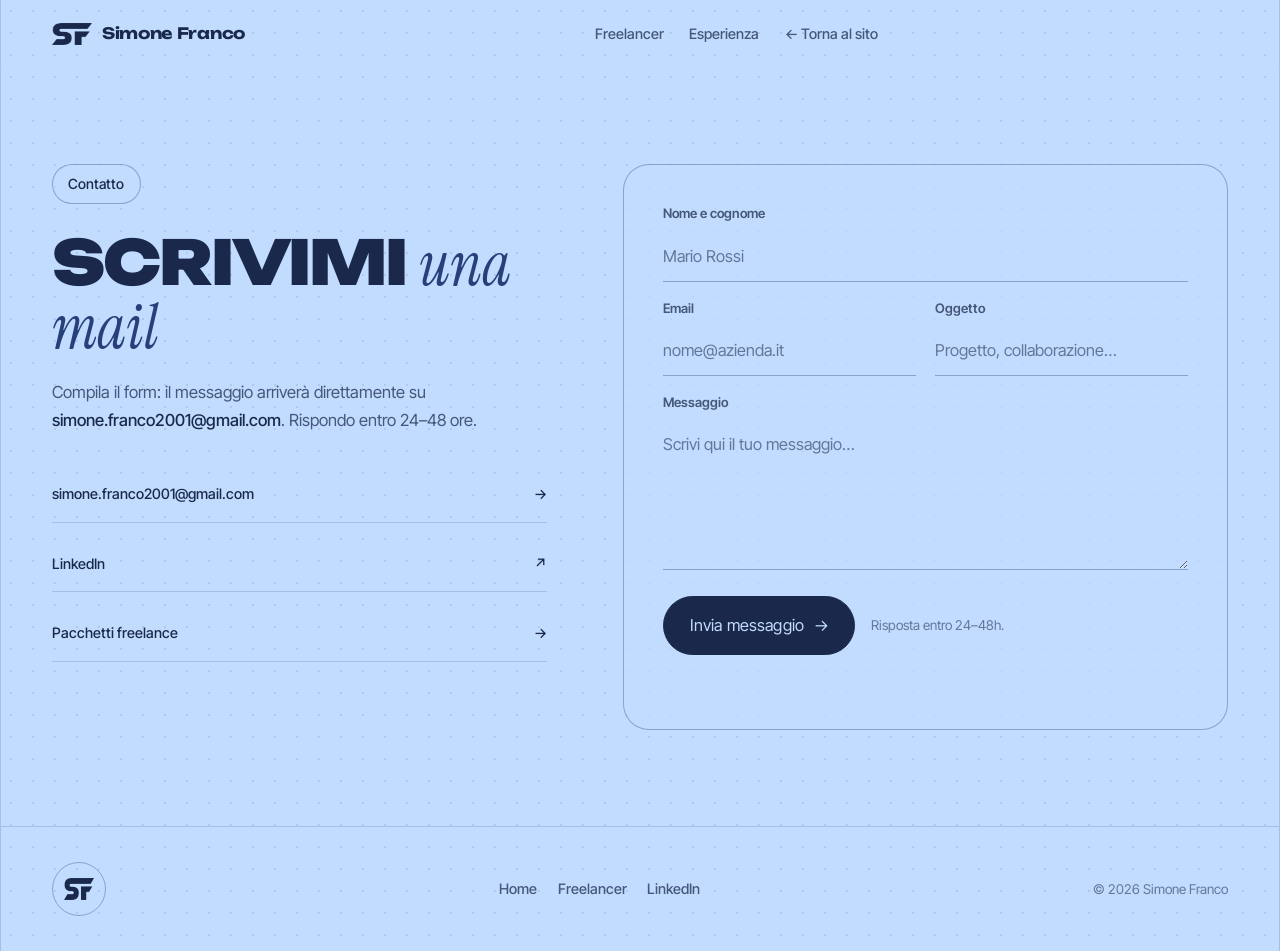
<file: contatto.html>
<!DOCTYPE html>
<html lang="it">
<head>
  <meta charset="UTF-8" />
  <meta name="viewport" content="width=device-width, initial-scale=1.0"/>
  <title>Contatta Simone Franco | Marketing freelance a Torino</title>
  <meta name="description" content="Scrivi a Simone Franco per progetti freelance, collaborazioni e opportunità nel digital marketing. Risposta entro 24–48 ore." />
  <meta name="robots" content="index, follow" />
  <link rel="canonical" href="https://simonefrancomarketing.it/contatto.html" />
  <meta name="theme-color" content="#1a294b" />
  <link rel="icon" type="image/png" href="/sflogo.png" />
  <link rel="apple-touch-icon" href="/sflogo.png" />

  <meta property="og:title" content="Contatta Simone Franco | Marketing freelance a Torino" />
  <meta property="og:description" content="Progetti freelance, collaborazioni e opportunità nel digital marketing." />
  <meta property="og:image" content="https://simonefrancomarketing.it/assets/img/og-image.jpg" />
  <meta property="og:image:width" content="1200" />
  <meta property="og:image:height" content="630" />
  <meta property="og:url" content="https://simonefrancomarketing.it/contatto.html" />
  <meta property="og:type" content="website" />
  <meta property="og:locale" content="it_IT" />
  <meta property="og:site_name" content="Simone Franco" />
  <meta name="twitter:card" content="summary_large_image" />
  <meta name="twitter:title" content="Contatta Simone Franco | Marketing freelance a Torino" />
  <meta name="twitter:description" content="Progetti freelance, collaborazioni e opportunità nel digital marketing." />
  <meta name="twitter:image" content="https://simonefrancomarketing.it/assets/img/og-image.jpg" />

  <script type="application/ld+json">
  {
    "@context": "https://schema.org",
    "@type": "ContactPage",
    "url": "https://simonefrancomarketing.it/contatto.html",
    "name": "Scrivimi — Simone Franco",
    "about": { "@id": "https://simonefrancomarketing.it/#person" }
  }
  </script>

  <script async src="https://www.googletagmanager.com/gtag/js?id=G-S98Y3K1N54"></script>
  <script>
    window.dataLayer = window.dataLayer || [];
    function gtag(){dataLayer.push(arguments);}
    gtag('js', new Date());
    gtag('config', 'G-S98Y3K1N54');
  </script>
  <script>document.documentElement.classList.add('js');</script>

  <link rel="preconnect" href="https://fonts.googleapis.com">
  <link rel="preconnect" href="https://fonts.gstatic.com" crossorigin>
  <link href="https://fonts.googleapis.com/css2?family=Unbounded:wght@500;700;900&family=Inter+Tight:ital,wght@0,400;0,500;0,600;0,700;1,400&family=Instrument+Serif:ital@0;1&display=swap" rel="stylesheet">
  <link rel="stylesheet" href="assets/css/site.css?v=20261119">
  <script src="assets/js/site.js?v=20261119" defer></script>
</head>
<body>
  <a class="skip-link" href="#main">Vai al contenuto</a>
  <div class="progress" aria-hidden="true"></div>

  <header class="nav-wrap">
    <nav class="nav" aria-label="Principale">
      <a href="/" class="brand">
        <img src="assets/img/sflogo.webp" alt="Logo Simone Franco" width="40" height="22">
        <span>Simone Franco</span>
      </a>
      <ul class="nav-links" id="navMenu">
        <li><a href="freelancer.html" class="plus">Freelancer</a></li>
        <li><a href="/#experience">Esperienza</a></li>
        <li><a href="/#contact">← Torna al sito</a></li>
      </ul>
      <div class="nav-actions">
        <button class="nav-toggle" aria-label="Apri menu" aria-expanded="false" aria-controls="navMenu">
          <span></span><span></span><span></span>
        </button>
      </div>
    </nav>
  </header>

  <main id="main" class="frame">
    <div class="contact-page">
      <div>
        <p class="status intro" style="--d:.05s">Contatto</p>
        <h1 class="intro" style="--d:.15s">Scrivimi <em>una mail</em></h1>
        <p class="lead intro" style="--d:.25s">
          Compila il form: il messaggio arriverà direttamente su
          <strong>simone.franco2001@gmail.com</strong>. Rispondo entro 24–48 ore.
        </p>
        <div class="contact-side-list intro" style="--d:.35s">
          <a href="mailto:simone.franco2001@gmail.com">simone.franco2001@gmail.com <span aria-hidden="true">→</span></a>
          <a href="https://www.linkedin.com/in/simone-franco-marketing" target="_blank" rel="noopener">LinkedIn <span aria-hidden="true">↗</span></a>
          <a href="freelancer.html#services">Pacchetti freelance <span aria-hidden="true">→</span></a>
        </div>
      </div>

      <form id="contactForm" class="form intro" style="--d:.3s" action="https://formspree.io/f/mdaldwpg" method="POST">
        <div class="field full">
          <label for="f-nome">Nome e cognome</label>
          <input id="f-nome" type="text" name="nome" placeholder="Mario Rossi" autocomplete="name" required>
        </div>
        <div class="field">
          <label for="f-email">Email</label>
          <input id="f-email" type="email" name="email" placeholder="nome@azienda.it" autocomplete="email" required>
        </div>
        <div class="field">
          <label for="f-oggetto">Oggetto</label>
          <input id="f-oggetto" type="text" name="oggetto" placeholder="Progetto, collaborazione…" autocomplete="off">
        </div>
        <div class="field full">
          <label for="f-messaggio">Messaggio</label>
          <textarea id="f-messaggio" name="messaggio" placeholder="Scrivi qui il tuo messaggio…" required></textarea>
        </div>
        <!-- Honeypot anti-bot (lascia così) -->
        <label class="hp" aria-hidden="true">Non compilare questo campo <input name="azienda" tabindex="-1" autocomplete="off" /></label>
        <div class="form-actions">
          <button type="submit" class="btn magnet">Invia messaggio <span class="arrow">→</span></button>
          <span class="form-note">Risposta entro 24–48h.</span>
        </div>
        <div id="status" class="form-status" role="status" aria-live="polite"></div>
      </form>
    </div>
  </main>

  <footer class="frame block footer">
    <span class="logo-spin" aria-hidden="true"><img src="assets/img/sflogo.webp" alt="" width="40" height="22"></span>
    <nav aria-label="Footer">
      <a href="/">Home</a>
      <a href="freelancer.html">Freelancer</a>
      <a href="https://www.linkedin.com/in/simone-franco-marketing" target="_blank" rel="noopener">LinkedIn</a>
    </nav>
    <small>© <span data-year>2026</span> Simone Franco</small>
  </footer>
</body>
</html>
</file>
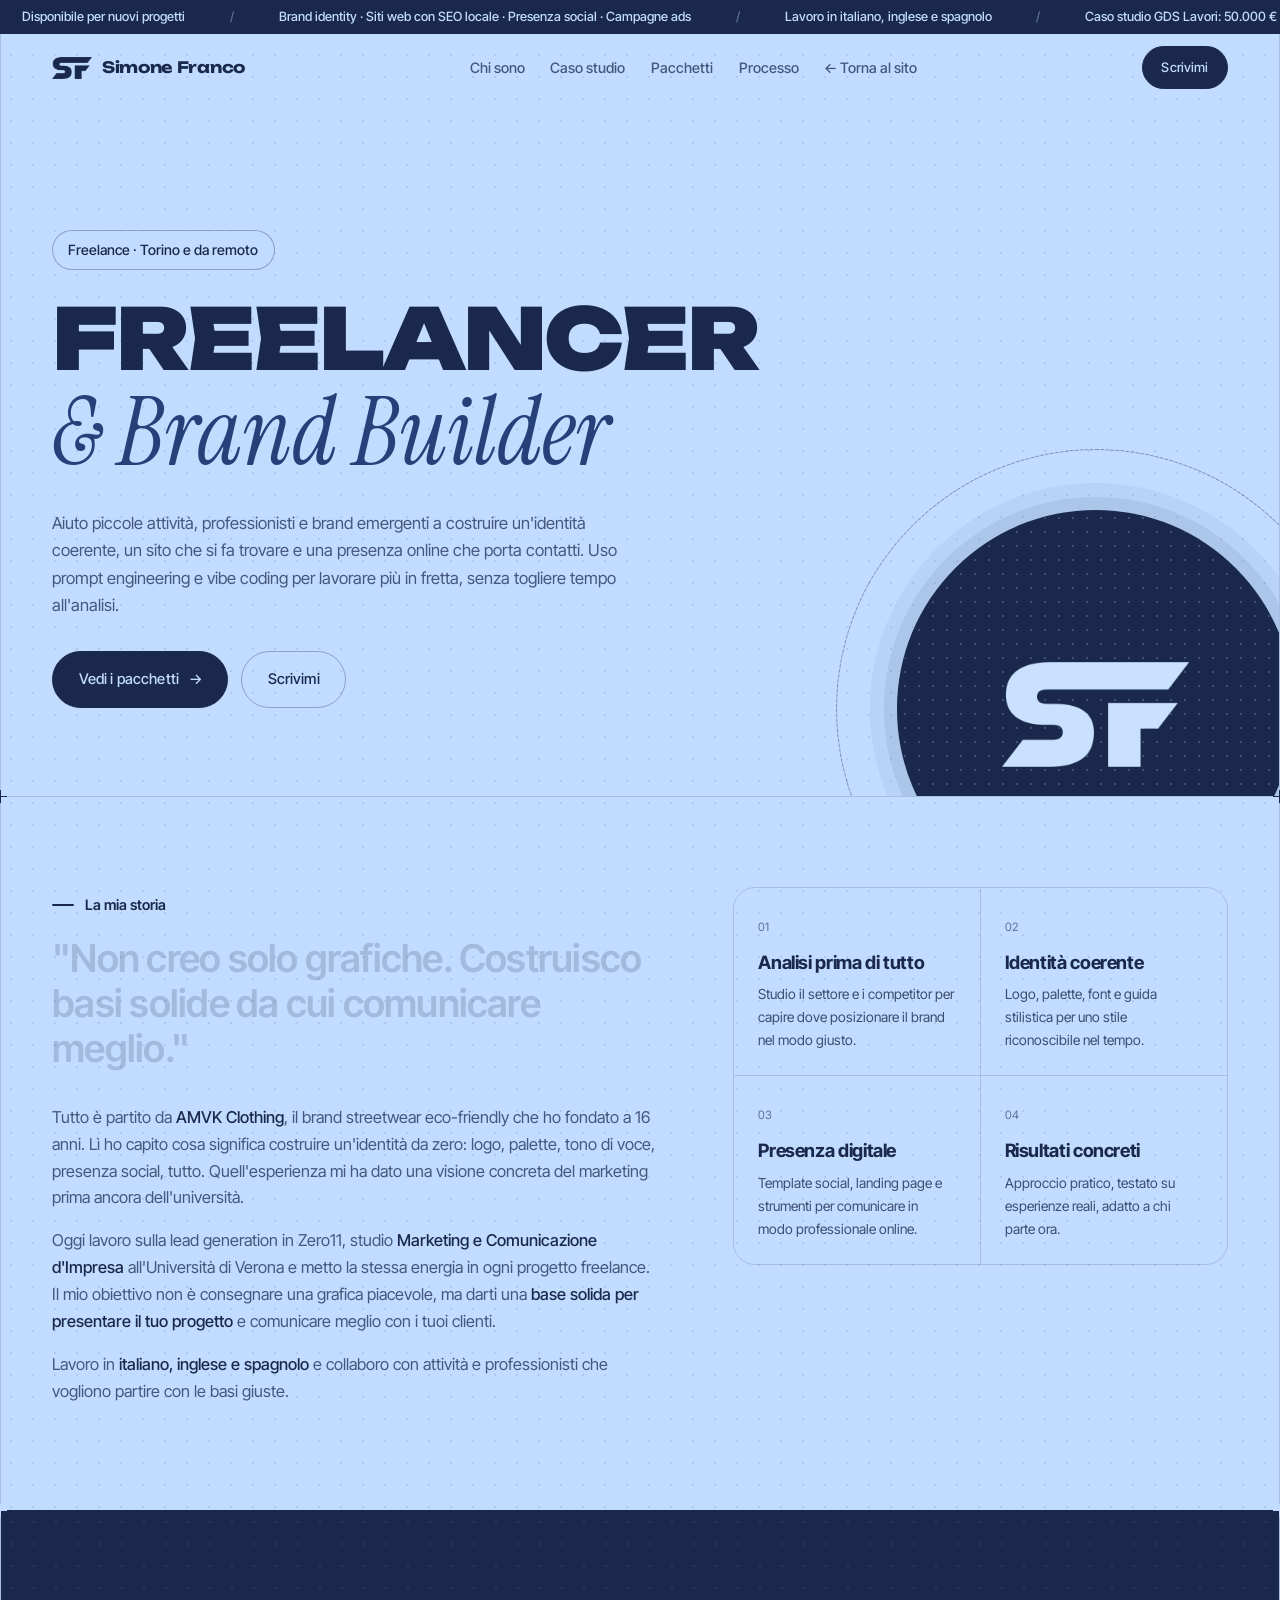
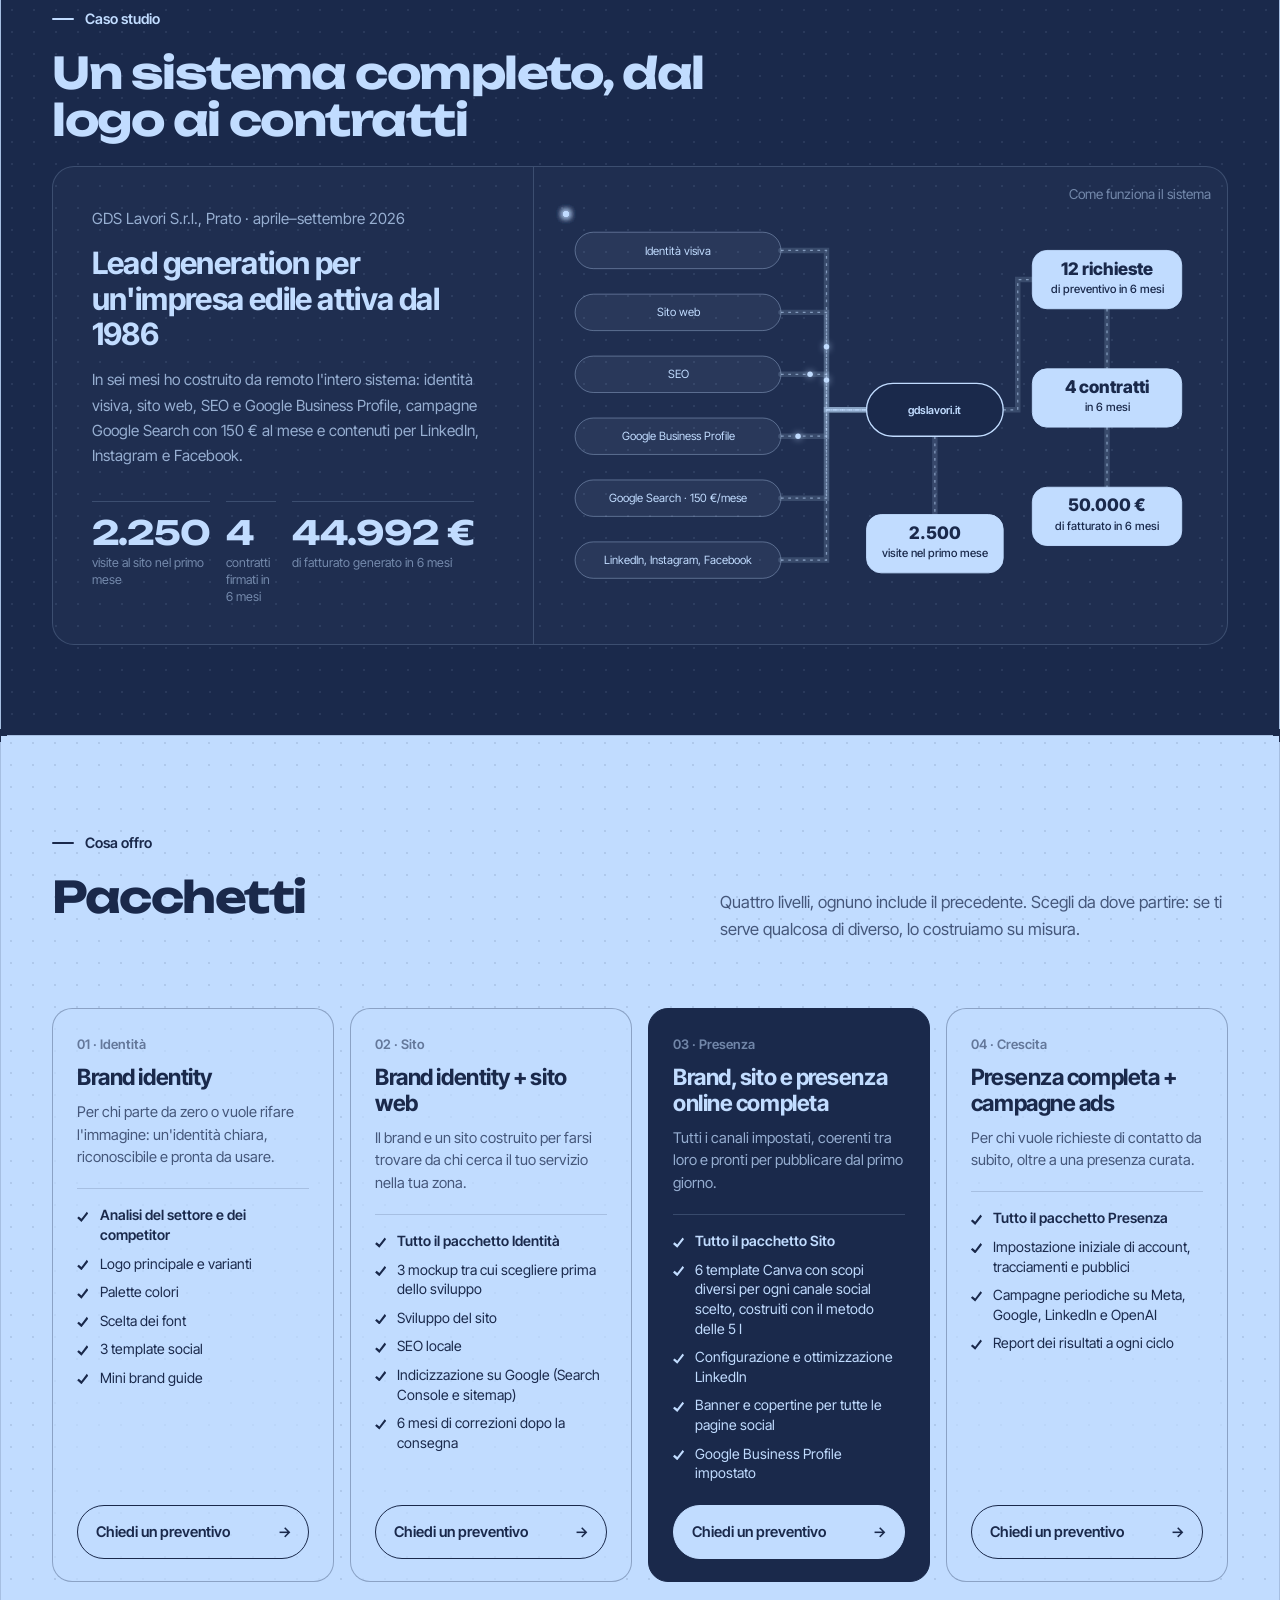
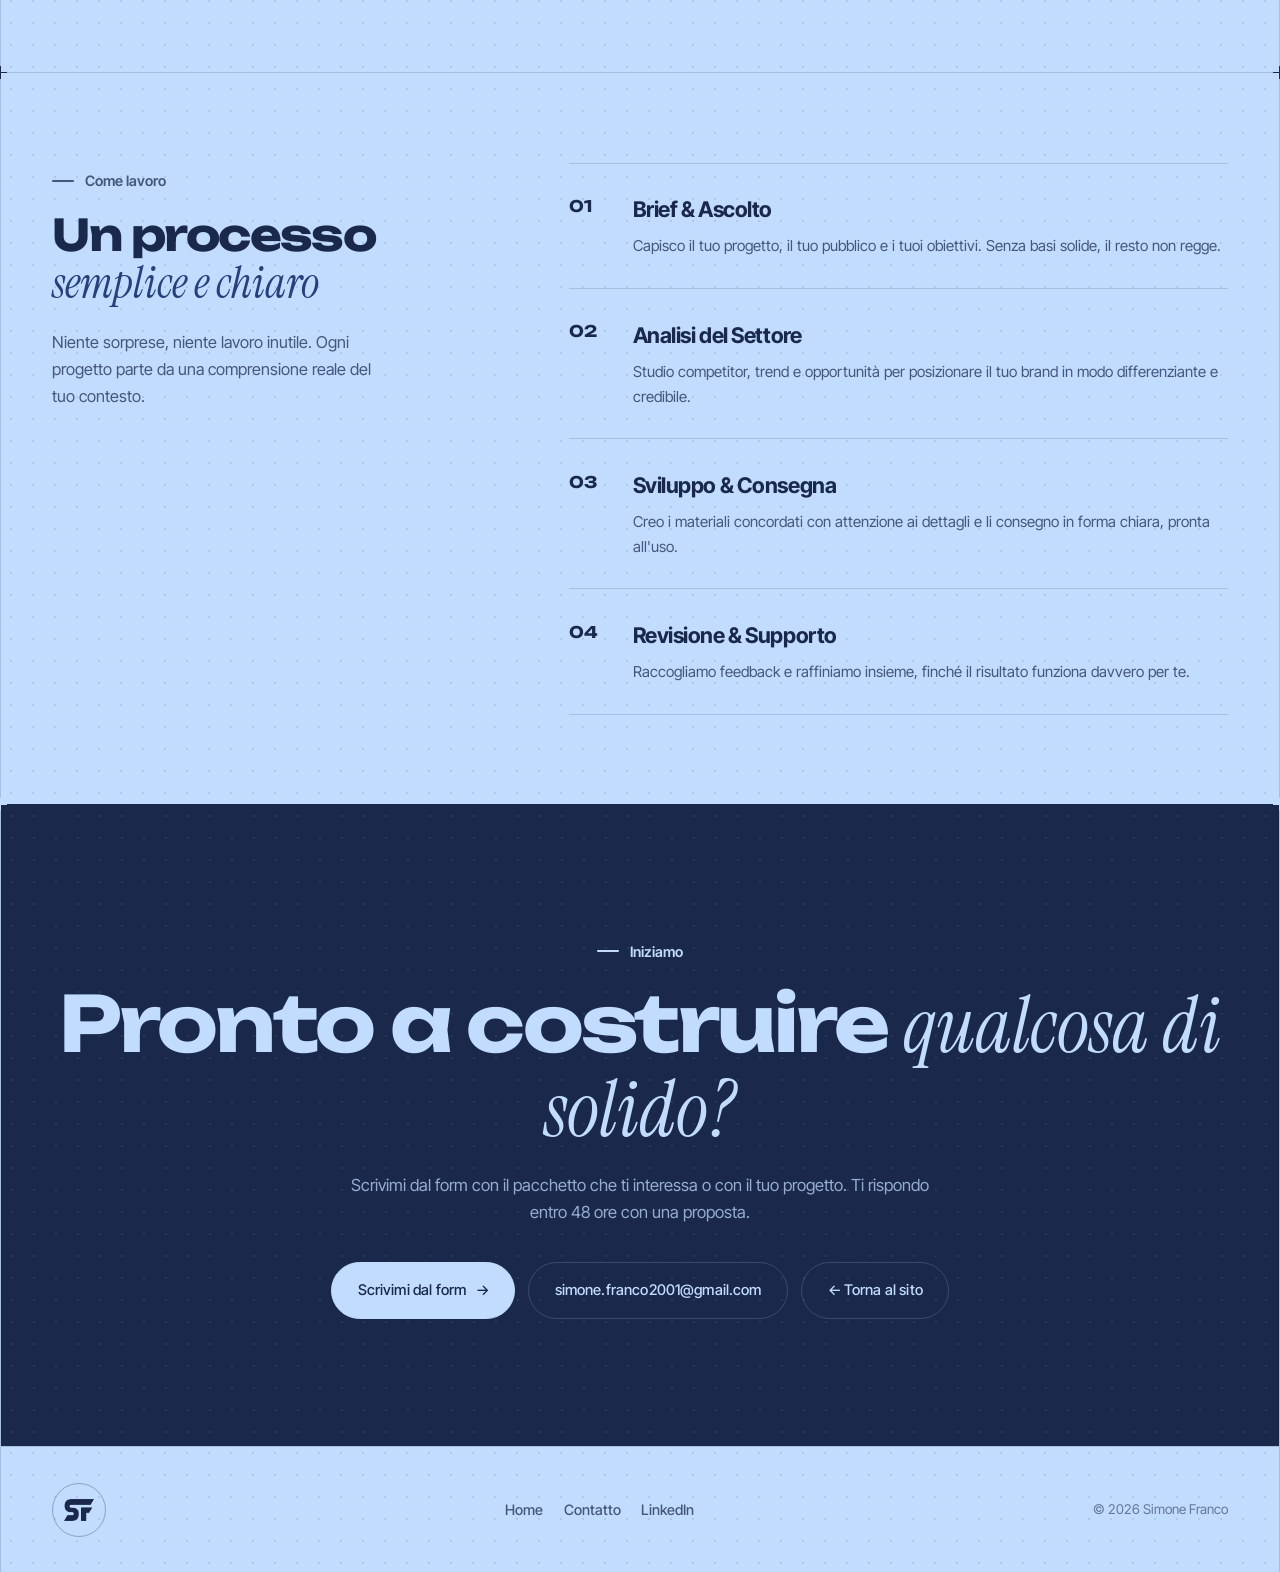
<file: freelancer.html>
<!DOCTYPE html>
<html lang="it">
<head>
  <meta charset="UTF-8" />
  <meta name="viewport" content="width=device-width, initial-scale=1.0"/>
  <title>Freelance Brand Identity e Lead Generation | Simone Franco</title>
  <meta name="description" content="Simone Franco, freelance a Torino: brand identity, siti web con SEO locale, presenza social completa e campagne ads per piccole attività e professionisti." />
  <meta name="robots" content="index, follow" />
  <link rel="canonical" href="https://simonefrancomarketing.it/freelancer.html" />
  <meta name="theme-color" content="#1a294b" />
  <link rel="icon" type="image/png" href="/sflogo.png" />
  <link rel="apple-touch-icon" href="/sflogo.png" />

  <meta property="og:title" content="Freelance Brand Identity e Lead Generation | Simone Franco" />
  <meta property="og:description" content="Brand identity, siti web con SEO locale, presenza social e campagne ads per piccole attività e professionisti." />
  <meta property="og:image" content="https://simonefrancomarketing.it/assets/img/og-image.jpg" />
  <meta property="og:image:width" content="1200" />
  <meta property="og:image:height" content="630" />
  <meta property="og:url" content="https://simonefrancomarketing.it/freelancer.html" />
  <meta property="og:type" content="website" />
  <meta property="og:locale" content="it_IT" />
  <meta property="og:site_name" content="Simone Franco" />
  <meta name="twitter:card" content="summary_large_image" />
  <meta name="twitter:title" content="Freelance Brand Identity e Lead Generation | Simone Franco" />
  <meta name="twitter:description" content="Brand identity, siti web con SEO locale, presenza social e campagne ads per piccole attività e professionisti." />
  <meta name="twitter:image" content="https://simonefrancomarketing.it/assets/img/og-image.jpg" />

  <script type="application/ld+json">
  {
    "@context": "https://schema.org",
    "@type": "ProfessionalService",
    "@id": "https://simonefrancomarketing.it/freelancer.html#service",
    "name": "Simone Franco, Freelancer & Brand Builder",
    "url": "https://simonefrancomarketing.it/freelancer.html",
    "image": "https://simonefrancomarketing.it/assets/img/og-image.jpg",
    "description": "Brand identity, siti web con SEO locale, presenza social e campagne ads per piccole attività e professionisti.",
    "areaServed": "IT",
    "availableLanguage": ["it", "en", "es"],
    "founder": { "@id": "https://simonefrancomarketing.it/#person" },
    "hasOfferCatalog": {
      "@type": "OfferCatalog",
      "name": "Pacchetti",
      "itemListElement": [
        { "@type": "Offer", "itemOffered": { "@type": "Service", "name": "Identità: brand identity" } },
        { "@type": "Offer", "itemOffered": { "@type": "Service", "name": "Sito: brand identity e sito web con SEO locale" } },
        { "@type": "Offer", "itemOffered": { "@type": "Service", "name": "Presenza: brand, sito e presenza online completa" } },
        { "@type": "Offer", "itemOffered": { "@type": "Service", "name": "Crescita: presenza completa e campagne ads" } }
      ]
    }
  }
  </script>

  <script async src="https://www.googletagmanager.com/gtag/js?id=G-S98Y3K1N54"></script>
  <script>
    window.dataLayer = window.dataLayer || [];
    function gtag(){dataLayer.push(arguments);}
    gtag('js', new Date());
    gtag('config', 'G-S98Y3K1N54');
  </script>
  <script>document.documentElement.classList.add('js');</script>

  <link rel="preconnect" href="https://fonts.googleapis.com">
  <link rel="preconnect" href="https://fonts.gstatic.com" crossorigin>
  <link href="https://fonts.googleapis.com/css2?family=Unbounded:wght@500;700;900&family=Inter+Tight:ital,wght@0,400;0,500;0,600;0,700;1,400&family=Instrument+Serif:ital@0;1&display=swap" rel="stylesheet">
  <link rel="stylesheet" href="assets/css/site.css?v=20261119">
  <script src="assets/js/site.js?v=20261119" defer></script>
</head>
<body>
  <a class="skip-link" href="#main">Vai al contenuto</a>
  <div class="progress" aria-hidden="true"></div>

  <div class="announce" aria-label="In evidenza">
    <div class="marquee">
      <div>
        <span><a href="contatto.html">Disponibile per nuovi progetti</a></span>
        <span>Brand identity · Siti web con SEO locale · Presenza social · Campagne ads</span>
        <span>Lavoro in italiano, inglese e spagnolo</span>
        <span>Caso studio GDS Lavori: 50.000 € di fatturato in 6 mesi</span>
      </div>
      <div aria-hidden="true">
        <span><a href="contatto.html" tabindex="-1">Disponibile per nuovi progetti</a></span>
        <span>Brand identity · Siti web con SEO locale · Presenza social · Campagne ads</span>
        <span>Lavoro in italiano, inglese e spagnolo</span>
        <span>Caso studio GDS Lavori: 50.000 € di fatturato in 6 mesi</span>
      </div>
    </div>
  </div>

  <header class="nav-wrap">
    <nav class="nav" aria-label="Principale">
      <a href="/" class="brand">
        <img src="assets/img/sflogo.webp" alt="Logo Simone Franco" width="40" height="22">
        <span>Simone Franco</span>
      </a>
      <ul class="nav-links" id="navMenu">
        <li><a href="#intro">Chi sono</a></li>
        <li><a href="#case">Caso studio</a></li>
        <li><a href="#services" class="plus">Pacchetti</a></li>
        <li><a href="#process">Processo</a></li>
        <li><a href="/">← Torna al sito</a></li>
        <li class="mobile-cta"><a href="contatto.html">Scrivimi</a></li>
      </ul>
      <div class="nav-actions">
        <a href="contatto.html" class="btn nav-cta">Scrivimi</a>
        <button class="nav-toggle" aria-label="Apri menu" aria-expanded="false" aria-controls="navMenu">
          <span></span><span></span><span></span>
        </button>
      </div>
    </nav>
  </header>

  <main id="main" class="frame">

    <section class="page-hero" id="top">
      <div class="deco intro" style="--d:.2s" aria-hidden="true">
        <div class="ring r2"></div><div class="ring"></div><div class="disc"></div>
        <img src="assets/img/sflogo.webp" alt="" width="40" height="22">
      </div>
      <div class="copy">
        <p class="status intro" style="--d:.05s">Freelance · Torino e da remoto</p>
        <h1><span class="w"><span>Freelancer</span></span><span class="w"><span><em>&amp; Brand Builder</em></span></span></h1>
        <p class="lead intro" style="--d:.35s">
          Aiuto piccole attività, professionisti e brand emergenti a costruire un'identità coerente,
          un sito che si fa trovare e una presenza online che porta contatti. Uso prompt engineering
          e vibe coding per lavorare più in fretta, senza togliere tempo all'analisi.
        </p>
        <div class="btn-row intro" style="--d:.45s">
          <a href="#services" class="btn magnet">Vedi i pacchetti <span class="arrow">→</span></a>
          <a href="contatto.html" class="btn btn-ghost">Scrivimi</a>
        </div>
      </div>
    </section>

    <section id="intro" class="block">
      <span class="cross l"></span><span class="cross r"></span>
      <div class="inner intro-grid">
        <div>
          <p class="label reveal">La mia storia</p>
          <blockquote class="quote" data-scrub>"Non creo solo grafiche. Costruisco basi solide da cui comunicare meglio."</blockquote>
          <div class="intro-text reveal">
            <p>
              Tutto è partito da <strong>AMVK Clothing</strong>, il brand streetwear eco-friendly che ho fondato a 16 anni.
              Lì ho capito cosa significa costruire un'identità da zero: logo, palette, tono di voce, presenza social, tutto.
              Quell'esperienza mi ha dato una visione concreta del marketing prima ancora dell'università.
            </p>
            <p>
              Oggi lavoro sulla lead generation in Zero11, studio <strong>Marketing e Comunicazione d'Impresa</strong>
              all'Università di Verona e metto la stessa energia in ogni progetto freelance.
              Il mio obiettivo non è consegnare una grafica piacevole, ma darti una
              <strong>base solida per presentare il tuo progetto</strong> e comunicare meglio con i tuoi clienti.
            </p>
            <p>
              Lavoro in <strong>italiano, inglese e spagnolo</strong> e collaboro con attività e professionisti
              che vogliono partire con le basi giuste.
            </p>
          </div>
        </div>
        <div class="pillars reveal" style="--d:.1s">
          <div class="pillar"><span class="n">01</span><h3>Analisi prima di tutto</h3><p>Studio il settore e i competitor per capire dove posizionare il brand nel modo giusto.</p></div>
          <div class="pillar"><span class="n">02</span><h3>Identità coerente</h3><p>Logo, palette, font e guida stilistica per uno stile riconoscibile nel tempo.</p></div>
          <div class="pillar"><span class="n">03</span><h3>Presenza digitale</h3><p>Template social, landing page e strumenti per comunicare in modo professionale online.</p></div>
          <div class="pillar"><span class="n">04</span><h3>Risultati concreti</h3><p>Approccio pratico, testato su esperienze reali, adatto a chi parte ora.</p></div>
        </div>
      </div>
    </section>

    <section id="case" class="block is-dark">
      <span class="cross l"></span><span class="cross r"></span>
      <div class="inner">
        <p class="label reveal"><mark>Caso studio</mark></p>
        <h2 class="title reveal">Un sistema completo, dal logo ai contratti</h2>
          <article class="case reveal">
            <div class="case-copy">
              <p class="case-tag">GDS Lavori S.r.l., Prato · aprile–settembre 2026</p>
              <h3>Lead generation per un'impresa edile attiva dal 1986</h3>
              <p>
                In sei mesi ho costruito da remoto l'intero sistema: identità visiva, sito web, SEO e Google Business Profile,
                campagne Google Search con 150 € al mese e contenuti per LinkedIn, Instagram e Facebook.
              </p>
              <div class="case-stats">
                <div><b data-count="2500">2.500</b><small>visite al sito nel primo mese</small></div>
                <div><b data-count="4">4</b><small>contratti firmati in 6 mesi</small></div>
                <div><b data-count="50000" data-suffix=" €">50.000 €</b><small>di fatturato generato in 6 mesi</small></div>
              </div>
            </div>
            <div class="case-visual">
              <span class="tabs">Come funziona il sistema</span>
              <svg class="flow flow-desktop" viewBox="0 0 690 420" role="img" aria-labelledby="flowTitle"><title id="flowTitle">Sistema di lead generation per GDS Lavori: identità visiva, sito web, SEO, Google Business Profile, Google Search e social portano traffico al sito; 2.500 visite nel primo mese; in 6 mesi 12 richieste di preventivo, 4 contratti e 50.000 euro di fatturato.</title><path class="wire base" d="M236,40 H286 V215 H330"/><path class="wire base" d="M236,108 H286 V215 H330"/><path class="wire base" d="M236,176 H286 V215 H330"/><path class="wire base" d="M236,244 H286 V215 H330"/><path class="wire base" d="M236,312 H286 V215 H330"/><path class="wire base" d="M236,380 H286 V215 H330"/><path class="wire base" d="M480,215 H496 V72 H512"/><path class="wire base" d="M594,104 V170"/><path class="wire base" d="M594,234 V300"/><path class="wire base" d="M405,244 V330"/><path class="wire" id="fd0" d="M236,40 H286 V215 H330"/><path class="wire" id="fd1" d="M236,108 H286 V215 H330"/><path class="wire" id="fd2" d="M236,176 H286 V215 H330"/><path class="wire" id="fd3" d="M236,244 H286 V215 H330"/><path class="wire" id="fd4" d="M236,312 H286 V215 H330"/><path class="wire" id="fd5" d="M236,380 H286 V215 H330"/><path class="wire" id="fd6" d="M480,215 H496 V72 H512"/><path class="wire" id="fd7" d="M594,104 V170"/><path class="wire" id="fd8" d="M594,234 V300"/><path class="wire" id="fd9" d="M405,244 V330"/><circle class="comet" r="3"><animateMotion dur="2.4s" begin="0.00s" repeatCount="indefinite"><mpath href="#fd0"/></animateMotion></circle><circle class="comet" r="3"><animateMotion dur="2.9s" begin="0.45s" repeatCount="indefinite"><mpath href="#fd1"/></animateMotion></circle><circle class="comet" r="3"><animateMotion dur="3.4s" begin="0.90s" repeatCount="indefinite"><mpath href="#fd2"/></animateMotion></circle><circle class="comet" r="3"><animateMotion dur="2.4s" begin="1.35s" repeatCount="indefinite"><mpath href="#fd3"/></animateMotion></circle><circle class="comet" r="3"><animateMotion dur="2.9s" begin="1.80s" repeatCount="indefinite"><mpath href="#fd4"/></animateMotion></circle><circle class="comet" r="3"><animateMotion dur="3.4s" begin="2.25s" repeatCount="indefinite"><mpath href="#fd5"/></animateMotion></circle><circle class="comet" r="3"><animateMotion dur="2.4s" begin="2.70s" repeatCount="indefinite"><mpath href="#fd6"/></animateMotion></circle><circle class="comet" r="3"><animateMotion dur="2.9s" begin="3.15s" repeatCount="indefinite"><mpath href="#fd7"/></animateMotion></circle><circle class="comet" r="3"><animateMotion dur="3.4s" begin="3.60s" repeatCount="indefinite"><mpath href="#fd8"/></animateMotion></circle><circle class="comet" r="3"><animateMotion dur="2.4s" begin="4.05s" repeatCount="indefinite"><mpath href="#fd9"/></animateMotion></circle><g class="node " style="transition-delay:0.00s"><rect x="10" y="20" width="226" height="40" rx="20.0"/><text x="123.0" y="44.5" text-anchor="middle">Identità visiva</text></g><g class="node " style="transition-delay:0.08s"><rect x="10" y="88" width="226" height="40" rx="20.0"/><text x="123.0" y="112.5" text-anchor="middle">Sito web</text></g><g class="node " style="transition-delay:0.16s"><rect x="10" y="156" width="226" height="40" rx="20.0"/><text x="123.0" y="180.5" text-anchor="middle">SEO</text></g><g class="node " style="transition-delay:0.24s"><rect x="10" y="224" width="226" height="40" rx="20.0"/><text x="123.0" y="248.5" text-anchor="middle">Google Business Profile</text></g><g class="node " style="transition-delay:0.32s"><rect x="10" y="292" width="226" height="40" rx="20.0"/><text x="123.0" y="316.5" text-anchor="middle">Google Search · 150 €/mese</text></g><g class="node " style="transition-delay:0.40s"><rect x="10" y="360" width="226" height="40" rx="20.0"/><text x="123.0" y="384.5" text-anchor="middle">LinkedIn, Instagram, Facebook</text></g><g class="node hub" style="transition-delay:0.55s"><rect x="330" y="186" width="150" height="58" rx="29.0"/><text x="405.0" y="219.5" text-anchor="middle">gdslavori.it</text></g><g class="node key" style="transition-delay:0.65s"><rect x="512" y="40" width="164" height="64" rx="16"/><text x="594.0" y="66.5" text-anchor="middle" class="big">12 richieste</text><text x="594.0" y="86.5" text-anchor="middle">di preventivo in 6 mesi</text></g><g class="node key" style="transition-delay:0.75s"><rect x="330" y="330" width="150" height="64" rx="16"/><text x="405.0" y="356.5" text-anchor="middle" class="big">2.500</text><text x="405.0" y="376.5" text-anchor="middle">visite nel primo mese</text></g><g class="node key" style="transition-delay:0.85s"><rect x="512" y="170" width="164" height="64" rx="16"/><text x="594.0" y="196.5" text-anchor="middle" class="big">4 contratti</text><text x="594.0" y="216.5" text-anchor="middle">in 6 mesi</text></g><g class="node key" style="transition-delay:0.95s"><rect x="512" y="300" width="164" height="64" rx="16"/><text x="594.0" y="326.5" text-anchor="middle" class="big">50.000 €</text><text x="594.0" y="346.5" text-anchor="middle">di fatturato in 6 mesi</text></g></svg><svg class="flow flow-mobile" viewBox="0 0 360 620" aria-hidden="true"><path class="wire base" d="M91.0,46 V176 H180 V196"/><path class="wire base" d="M269.0,46 V176 H180 V196"/><path class="wire base" d="M91.0,100 V176 H180 V196"/><path class="wire base" d="M269.0,100 V176 H180 V196"/><path class="wire base" d="M91.0,154 V176 H180 V196"/><path class="wire base" d="M269.0,154 V176 H180 V196"/><path class="wire base" d="M180,250 V286"/><path class="wire base" d="M180,350 V372"/><path class="wire base" d="M180,436 V454"/><path class="wire base" d="M180,518 V548"/><path class="wire" id="fm0" d="M91.0,46 V176 H180 V196"/><path class="wire" id="fm1" d="M269.0,46 V176 H180 V196"/><path class="wire" id="fm2" d="M91.0,100 V176 H180 V196"/><path class="wire" id="fm3" d="M269.0,100 V176 H180 V196"/><path class="wire" id="fm4" d="M91.0,154 V176 H180 V196"/><path class="wire" id="fm5" d="M269.0,154 V176 H180 V196"/><path class="wire" id="fm6" d="M180,250 V286"/><path class="wire" id="fm7" d="M180,350 V372"/><path class="wire" id="fm8" d="M180,436 V454"/><path class="wire" id="fm9" d="M180,518 V548"/><circle class="comet" r="3"><animateMotion dur="2.4s" begin="0.00s" repeatCount="indefinite"><mpath href="#fm0"/></animateMotion></circle><circle class="comet" r="3"><animateMotion dur="2.9s" begin="0.45s" repeatCount="indefinite"><mpath href="#fm1"/></animateMotion></circle><circle class="comet" r="3"><animateMotion dur="3.4s" begin="0.90s" repeatCount="indefinite"><mpath href="#fm2"/></animateMotion></circle><circle class="comet" r="3"><animateMotion dur="2.4s" begin="1.35s" repeatCount="indefinite"><mpath href="#fm3"/></animateMotion></circle><circle class="comet" r="3"><animateMotion dur="2.9s" begin="1.80s" repeatCount="indefinite"><mpath href="#fm4"/></animateMotion></circle><circle class="comet" r="3"><animateMotion dur="3.4s" begin="2.25s" repeatCount="indefinite"><mpath href="#fm5"/></animateMotion></circle><circle class="comet" r="3"><animateMotion dur="2.4s" begin="2.70s" repeatCount="indefinite"><mpath href="#fm6"/></animateMotion></circle><circle class="comet" r="3"><animateMotion dur="2.9s" begin="3.15s" repeatCount="indefinite"><mpath href="#fm7"/></animateMotion></circle><circle class="comet" r="3"><animateMotion dur="3.4s" begin="3.60s" repeatCount="indefinite"><mpath href="#fm8"/></animateMotion></circle><circle class="comet" r="3"><animateMotion dur="2.4s" begin="4.05s" repeatCount="indefinite"><mpath href="#fm9"/></animateMotion></circle><g class="node " style="transition-delay:0.00s"><rect x="8" y="8" width="166" height="38" rx="19.0"/><text x="91.0" y="31.5" text-anchor="middle">Identità visiva</text></g><g class="node " style="transition-delay:0.06s"><rect x="186" y="8" width="166" height="38" rx="19.0"/><text x="269.0" y="31.5" text-anchor="middle">Sito web</text></g><g class="node " style="transition-delay:0.12s"><rect x="8" y="62" width="166" height="38" rx="19.0"/><text x="91.0" y="85.5" text-anchor="middle">SEO</text></g><g class="node " style="transition-delay:0.18s"><rect x="186" y="62" width="166" height="38" rx="19.0"/><text x="269.0" y="85.5" text-anchor="middle">Google Business</text></g><g class="node " style="transition-delay:0.24s"><rect x="8" y="116" width="166" height="38" rx="19.0"/><text x="91.0" y="139.5" text-anchor="middle">Google Search</text></g><g class="node " style="transition-delay:0.30s"><rect x="186" y="116" width="166" height="38" rx="19.0"/><text x="269.0" y="139.5" text-anchor="middle">Social media</text></g><g class="node hub" style="transition-delay:0.45s"><rect x="95" y="196" width="170" height="54" rx="27.0"/><text x="180.0" y="227.5" text-anchor="middle">gdslavori.it</text></g><g class="node key" style="transition-delay:0.60s"><rect x="95" y="286" width="170" height="64" rx="16"/><text x="180.0" y="312.5" text-anchor="middle" class="big">2.500</text><text x="180.0" y="332.5" text-anchor="middle">visite nel primo mese</text></g><g class="node key" style="transition-delay:0.70s"><rect x="85" y="372" width="190" height="64" rx="16"/><text x="180.0" y="398.5" text-anchor="middle" class="big">12 richieste</text><text x="180.0" y="418.5" text-anchor="middle">di preventivo in 6 mesi</text></g><g class="node key" style="transition-delay:0.80s"><rect x="95" y="454" width="170" height="64" rx="16"/><text x="180.0" y="480.5" text-anchor="middle" class="big">4 contratti</text><text x="180.0" y="500.5" text-anchor="middle">in 6 mesi</text></g><g class="node key" style="transition-delay:0.90s"><rect x="85" y="548" width="190" height="64" rx="16"/><text x="180.0" y="574.5" text-anchor="middle" class="big">50.000 €</text><text x="180.0" y="594.5" text-anchor="middle">di fatturato in 6 mesi</text></g></svg>
            </div>
          </article>
      </div>
    </section>

    <section id="services" class="block">
      <span class="cross l"></span><span class="cross r"></span>
      <div class="inner">
        <div class="fl-head">
          <div>
            <p class="label reveal">Cosa offro</p>
            <h2 class="title reveal">Pacchetti</h2>
          </div>
          <p class="lead reveal">
            Quattro livelli, ognuno include il precedente. Scegli da dove partire: se ti serve qualcosa
            di diverso, lo costruiamo su misura.
          </p>
        </div>
          <div class="packs">
          <article class="pack reveal"><p class="tier">01 · Identità</p><h3>Brand identity</h3><p class="pack-desc">Per chi parte da zero o vuole rifare l'immagine: un'identità chiara, riconoscibile e pronta da usare.</p><ul><li>Analisi del settore e dei competitor</li><li>Logo principale e varianti</li><li>Palette colori</li><li>Scelta dei font</li><li>3 template social</li><li>Mini brand guide</li></ul><a class="pack-cta" href="contatto.html?pacchetto=Identità">Chiedi un preventivo <span aria-hidden="true">→</span></a></article>
          <article class="pack reveal" style="--d:0.08s"><p class="tier">02 · Sito</p><h3>Brand identity + sito web</h3><p class="pack-desc">Il brand e un sito costruito per farsi trovare da chi cerca il tuo servizio nella tua zona.</p><ul><li>Tutto il pacchetto Identità</li><li>3 mockup tra cui scegliere prima dello sviluppo</li><li>Sviluppo del sito</li><li>SEO locale</li><li>Indicizzazione su Google (Search Console e sitemap)</li><li>6 mesi di correzioni dopo la consegna</li></ul><a class="pack-cta" href="contatto.html?pacchetto=Sito">Chiedi un preventivo <span aria-hidden="true">→</span></a></article>
          <article class="pack reveal featured" style="--d:0.16s"><p class="tier">03 · Presenza</p><h3>Brand, sito e presenza online completa</h3><p class="pack-desc">Tutti i canali impostati, coerenti tra loro e pronti per pubblicare dal primo giorno.</p><ul><li>Tutto il pacchetto Sito</li><li>6 template Canva con scopi diversi per ogni canale social scelto, costruiti con il metodo delle 5 I</li><li>Configurazione e ottimizzazione LinkedIn</li><li>Banner e copertine per tutte le pagine social</li><li>Google Business Profile impostato</li></ul><a class="pack-cta" href="contatto.html?pacchetto=Presenza">Chiedi un preventivo <span aria-hidden="true">→</span></a></article>
          <article class="pack reveal" style="--d:0.24s"><p class="tier">04 · Crescita</p><h3>Presenza completa + campagne ads</h3><p class="pack-desc">Per chi vuole richieste di contatto da subito, oltre a una presenza curata.</p><ul><li>Tutto il pacchetto Presenza</li><li>Impostazione iniziale di account, tracciamenti e pubblici</li><li>Campagne periodiche su Meta, Google, LinkedIn e OpenAI</li><li>Report dei risultati a ogni ciclo</li></ul><a class="pack-cta" href="contatto.html?pacchetto=Crescita">Chiedi un preventivo <span aria-hidden="true">→</span></a></article>
          </div>
      </div>
    </section>

    <section id="process" class="block">
      <span class="cross l"></span><span class="cross r"></span>
      <div class="inner process">
        <div class="process-side">
          <p class="label reveal">Come lavoro</p>
          <h2 class="title reveal">Un processo<br><em>semplice e chiaro</em></h2>
          <p class="reveal">Niente sorprese, niente lavoro inutile. Ogni progetto parte da una comprensione reale del tuo contesto.</p>
        </div>
        <div class="steps">
          <div class="step reveal"><span class="n">01</span><div><h3>Brief &amp; Ascolto</h3><p>Capisco il tuo progetto, il tuo pubblico e i tuoi obiettivi. Senza basi solide, il resto non regge.</p></div></div>
          <div class="step reveal"><span class="n">02</span><div><h3>Analisi del Settore</h3><p>Studio competitor, trend e opportunità per posizionare il tuo brand in modo differenziante e credibile.</p></div></div>
          <div class="step reveal"><span class="n">03</span><div><h3>Sviluppo &amp; Consegna</h3><p>Creo i materiali concordati con attenzione ai dettagli e li consegno in forma chiara, pronta all'uso.</p></div></div>
          <div class="step reveal"><span class="n">04</span><div><h3>Revisione &amp; Supporto</h3><p>Raccogliamo feedback e raffiniamo insieme, finché il risultato funziona davvero per te.</p></div></div>
        </div>
      </div>
    </section>

    <section id="cta" class="block is-dark">
      <span class="cross l"></span><span class="cross r"></span>
      <div class="cta-final">
        <p class="label reveal">Iniziamo</p>
        <h2 class="title reveal">Pronto a costruire <em>qualcosa di solido?</em></h2>
        <p class="lead reveal">Scrivimi dal form con il pacchetto che ti interessa o con il tuo progetto. Ti rispondo entro 48 ore con una proposta.</p>
        <div class="btn-row reveal">
          <a href="contatto.html" class="btn magnet">Scrivimi dal form <span class="arrow">→</span></a>
          <a href="mailto:simone.franco2001@gmail.com" class="btn btn-ghost">simone.franco2001@gmail.com</a>
          <a href="/" class="btn btn-ghost">← Torna al sito</a>
        </div>
      </div>
    </section>
  </main>

  <footer class="frame block footer">
    <span class="logo-spin" aria-hidden="true"><img src="assets/img/sflogo.webp" alt="" width="40" height="22"></span>
    <nav aria-label="Footer">
      <a href="/">Home</a>
      <a href="contatto.html">Contatto</a>
      <a href="https://www.linkedin.com/in/simone-franco-marketing" target="_blank" rel="noopener">LinkedIn</a>
    </nav>
    <small>© <span data-year>2026</span> Simone Franco</small>
  </footer>
</body>
</html>
</file>
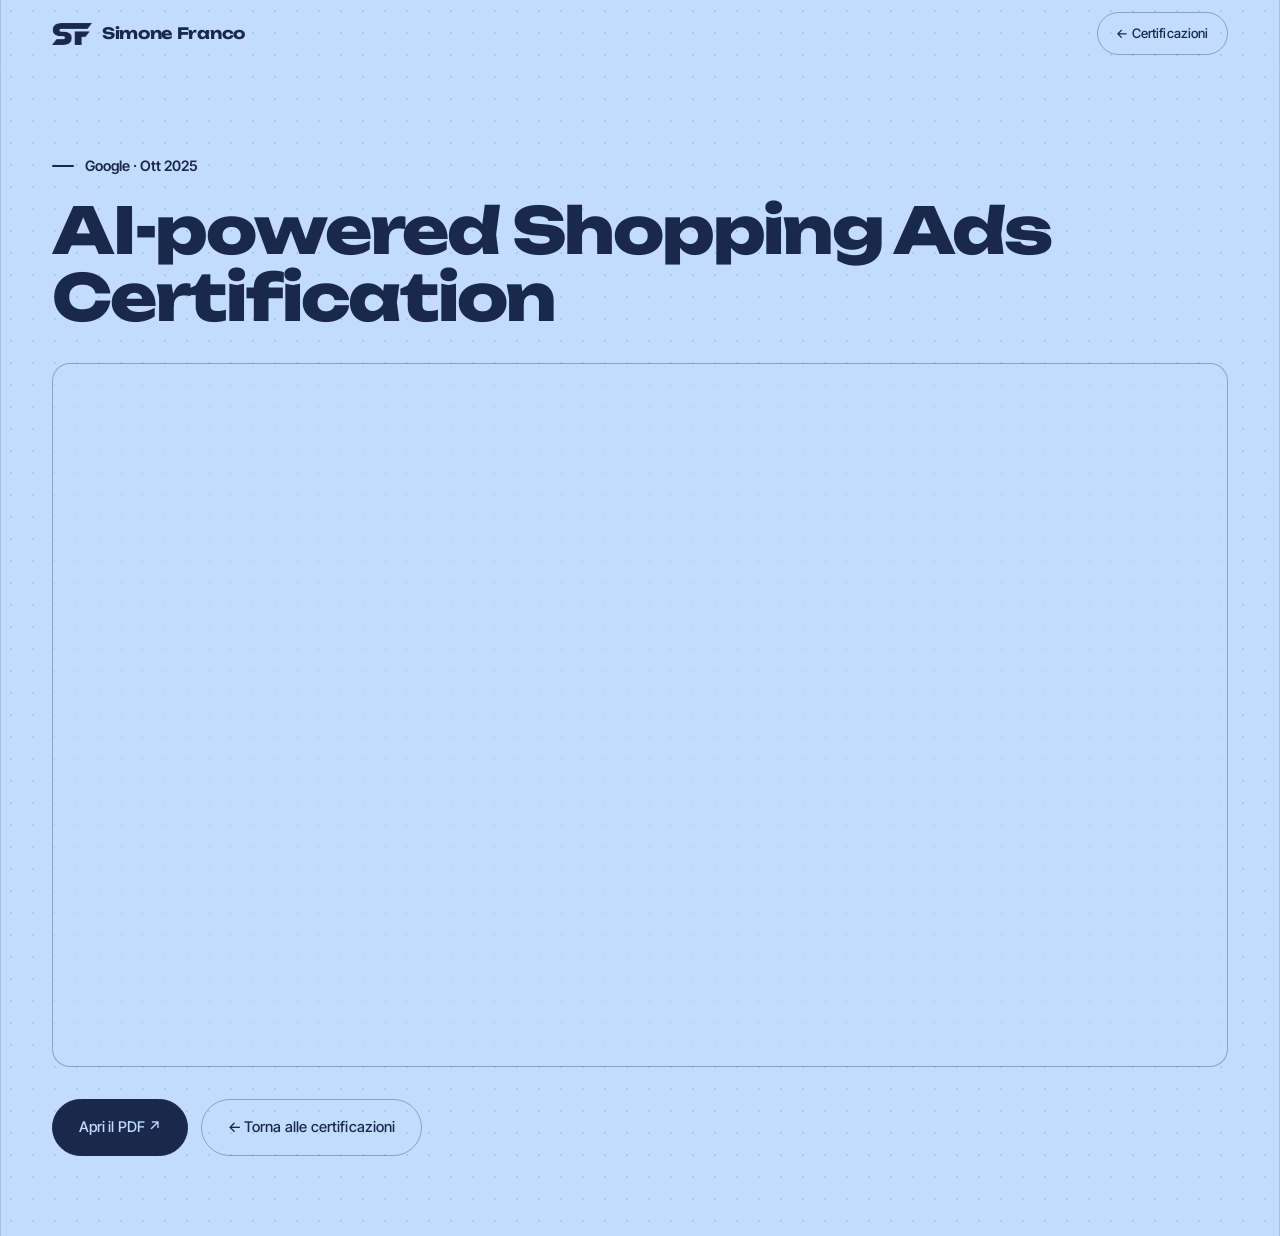
<file: certificati/ai-shopping-ads.html>
<!DOCTYPE html>
<html lang="it">
<head>
  <meta charset="UTF-8">
  <meta name="viewport" content="width=device-width, initial-scale=1.0">
  <title>AI-powered Shopping Ads Certification — Simone Franco</title>
  <meta name="description" content="Certificazione Google AI-powered Shopping Ads conseguita da Simone Franco nell'ottobre 2025.">
  <meta name="robots" content="index, follow">
  <link rel="canonical" href="https://simonefrancomarketing.it/certificati/ai-shopping-ads.html">
  <meta property="og:title" content="AI-powered Shopping Ads Certification — Simone Franco" />
  <meta property="og:description" content="Certificazione Google AI-powered Shopping Ads conseguita da Simone Franco nell'ottobre 2025." />
  <meta property="og:image" content="https://simonefrancomarketing.it/assets/img/og-image.jpg" />
  <meta property="og:url" content="https://simonefrancomarketing.it/certificati/ai-shopping-ads.html" />
  <meta property="og:type" content="website" />
  <meta property="og:locale" content="it_IT" />
  <meta name="twitter:card" content="summary_large_image" />
  <meta name="theme-color" content="#1a294b">
  <link rel="icon" type="image/png" href="/sflogo.png">
  <script>document.documentElement.classList.add('js');</script>
  <script async src="https://www.googletagmanager.com/gtag/js?id=G-S98Y3K1N54"></script>
  <script>
    window.dataLayer = window.dataLayer || [];
    function gtag(){dataLayer.push(arguments);}
    gtag('js', new Date());
    gtag('config', 'G-S98Y3K1N54');
  </script>
  <link rel="preconnect" href="https://fonts.googleapis.com">
  <link rel="preconnect" href="https://fonts.gstatic.com" crossorigin>
  <link href="https://fonts.googleapis.com/css2?family=Unbounded:wght@500;700;900&family=Inter+Tight:ital,wght@0,400;0,500;0,600;0,700;1,400&family=Instrument+Serif:ital@0;1&display=swap" rel="stylesheet">
  <link rel="stylesheet" href="../assets/css/site.css?v=20261119">
  <script src="../assets/js/site.js?v=20261119" defer></script>
</head>
<body>
  <div class="progress" aria-hidden="true"></div>
  <header class="nav-wrap">
    <nav class="nav" aria-label="Principale">
      <a href="/" class="brand">
        <img src="../assets/img/sflogo.webp" alt="Logo Simone Franco" width="40" height="22">
        <span>Simone Franco</span>
      </a>
      <a href="/#certs" class="btn btn-ghost nav-cta" style="display:inline-flex">← Certificazioni</a>
    </nav>
  </header>
  <main class="frame">
    <div class="cert-page">
      <p class="label intro" style="--d:.05s">Google · Ott 2025</p>
      <h1 class="intro" style="--d:.12s">AI-powered Shopping Ads Certification</h1>
      <div class="doc intro" style="--d:.25s">
        <iframe src="../ai-shopping-ads.pdf" title="AI-powered Shopping Ads Certification"></iframe>
      </div>
      <div class="btn-row intro" style="--d:.3s">
        <a class="btn" href="../ai-shopping-ads.pdf" target="_blank" rel="noopener">Apri il PDF ↗</a>
        <a class="btn btn-ghost" href="/#certs">← Torna alle certificazioni</a>
      </div>
    </div>
  </main>
</body>
</html>
</file>
<file: assets/css/site.css>
/* ==========================================================
   simonefrancomarketing.it — design system
   Palette: #c1dcff (azzurro) · #1a294b (navy) · #bac2c6 (grigio)
   Font: Playfair Display · DM Sans · DM Mono
   ========================================================== */

*, *::before, *::after { margin: 0; padding: 0; box-sizing: border-box; }

:root {
  --sky: #c1dcff;
  --navy: #1a294b;
  --gray: #bac2c6;

  --ink: var(--navy);
  --ink-soft: rgba(26, 41, 75, .74);
  --ink-mute: rgba(26, 41, 75, .56);
  --line: rgba(26, 41, 75, .16);
  --line-strong: rgba(26, 41, 75, .32);
  --sky-soft: rgba(193, 220, 255, .74);
  --sky-mute: rgba(193, 220, 255, .52);
  --sky-line: rgba(193, 220, 255, .18);
  --tint: rgba(26, 41, 75, .04);

  --serif: 'Schibsted Grotesk', 'Helvetica Neue', Arial, sans-serif;
  --sans: 'Schibsted Grotesk', 'Helvetica Neue', Arial, sans-serif;
  --mono: 'Schibsted Grotesk', 'Helvetica Neue', Arial, sans-serif;

  --frame: 1320px;
  --gutter: clamp(1rem, 4vw, 3.5rem);
  --ease: cubic-bezier(.22, 1, .36, 1);
  --bar-h: 34px;
  --nav-h: 68px;
}

html { overflow-x: clip; scroll-behavior: smooth; scroll-padding-top: calc(var(--nav-h) + 1rem); }
body {
  background-color: var(--sky);
  background-image: radial-gradient(rgba(26, 41, 75, .11) 1px, transparent 1.3px);
  background-size: 22px 22px;
  color: var(--ink);
  font-family: var(--sans);
  font-weight: 400;
  font-size: 1rem;
  line-height: 1.7;
  overflow-x: clip;
  -webkit-font-smoothing: antialiased;
}
img { max-width: 100%; display: block; }
a { color: inherit; }
::selection { background: var(--navy); color: var(--sky); }
:focus-visible { outline: 2px solid var(--navy); outline-offset: 3px; }
.is-dark :focus-visible { outline-color: var(--sky); }

.sr-only { position: absolute; width: 1px; height: 1px; overflow: hidden; clip: rect(0 0 0 0); white-space: nowrap; }
.skip-link { position: absolute; left: 1rem; top: -4rem; z-index: 1000; background: var(--navy); color: var(--sky); padding: .6rem 1rem; font-family: var(--mono); font-size: .8rem; }
.skip-link:focus { top: 1rem; }

/* ── FRAME (griglia tecnica) ───────────────────────────── */
.frame {
  max-width: var(--frame);
  margin: 0 auto;
  border-left: 1px solid var(--line);
  border-right: 1px solid var(--line);
  position: relative;
}
.block { position: relative; border-top: 1px solid var(--line); }
.block > .cross { position: absolute; top: -7px; width: 13px; height: 13px; pointer-events: none; z-index: 3; }
.block > .cross::before, .block > .cross::after { content: ''; position: absolute; background: var(--navy); }
.block > .cross::before { left: 6px; top: 0; width: 1px; height: 13px; }
.block > .cross::after { top: 6px; left: 0; height: 1px; width: 13px; }
.block > .cross.l { left: -7px; }
.block > .cross.r { right: -7px; }
.is-dark > .cross::before, .is-dark > .cross::after { background: var(--sky); }

.inner { padding: clamp(3.6rem, 7vw, 6rem) var(--gutter); position: relative; }

/* ── TYPE ──────────────────────────────────────────────── */
.label {
  display: inline-flex; align-items: center; gap: .55rem;
  font-family: var(--mono); font-size: .72rem; letter-spacing: .18em; text-transform: uppercase;
  color: var(--ink); margin-bottom: 1.2rem;
}
.label .idx { opacity: .55; }
.label mark, .hl {
  background: var(--navy); color: var(--sky); padding: .08em .45em; border-radius: 4px;
}
.is-dark .label { color: var(--sky); }
.is-dark .label mark, .is-dark .hl { background: var(--sky); color: var(--navy); }

.title {
  font-family: var(--serif); font-weight: 700;
  font-size: clamp(2.1rem, 4.6vw, 3.9rem);
  line-height: 1.05; letter-spacing: -.015em;
  margin-bottom: 1.4rem; max-width: 18ch;
}
.title em { font-style: italic; font-weight: 400; }
.lead { font-size: clamp(1rem, 1.3vw, 1.12rem); color: var(--ink-soft); max-width: 58ch; }
.is-dark .lead { color: var(--sky-soft); }
.mono { font-family: var(--mono); }

/* ── BUTTONS ───────────────────────────────────────────── */
.btn {
  --bg: var(--navy); --fg: var(--sky);
  display: inline-flex; align-items: center; gap: .6rem;
  padding: .95rem 1.6rem; border-radius: 999px;
  background: var(--bg); color: var(--fg);
  font-family: var(--sans); font-weight: 500; font-size: .92rem; letter-spacing: .01em;
  text-decoration: none; border: 1px solid var(--bg);
  transition: transform .45s var(--ease), background .3s, color .3s, box-shadow .3s;
  will-change: transform; position: relative; overflow: hidden; isolation: isolate;
}
.btn::before {
  content: ''; position: absolute; inset: 0; z-index: -1; border-radius: inherit;
  background: var(--sky); transform: translateY(101%); transition: transform .5s var(--ease);
}
.btn:hover::before { transform: translateY(0); }
.btn:hover { color: var(--navy); }
.btn .arrow { transition: transform .45s var(--ease); }
.btn:hover .arrow { transform: translateX(4px) rotate(-45deg); }
.btn-ghost { --bg: transparent; --fg: var(--navy); border-color: var(--line-strong); }
.btn-ghost::before { background: var(--navy); }
.btn-ghost:hover { color: var(--sky); border-color: var(--navy); }
.is-dark .btn { --bg: var(--sky); --fg: var(--navy); }
.is-dark .btn::before { background: var(--gray); }
.is-dark .btn:hover { color: var(--navy); }
.is-dark .btn-ghost { --bg: transparent; --fg: var(--sky); border-color: var(--sky-line); }
.is-dark .btn-ghost::before { background: var(--sky); }
.is-dark .btn-ghost:hover { color: var(--navy); }
.btn-row { display: flex; flex-wrap: wrap; gap: .8rem; }

/* ── ANNOUNCE BAR ──────────────────────────────────────── */
.announce {
  position: relative; z-index: 120; height: var(--bar-h); overflow: hidden;
  background: var(--navy); color: var(--sky);
  font-family: var(--mono); font-size: .7rem; letter-spacing: .14em; text-transform: uppercase;
  display: flex; align-items: center;
}
.marquee { display: flex; width: max-content; animation: marquee 38s linear infinite; }
.marquee > * { display: flex; flex-shrink: 0; }
.announce .marquee span { padding: 0 1.4rem; white-space: nowrap; }
.announce .marquee span::after { content: '/'; margin-left: 2.8rem; opacity: .4; }
.announce a { color: inherit; text-decoration: none; }
.announce:hover .marquee { animation-play-state: paused; }
@keyframes marquee { to { transform: translateX(-50%); } }

/* ── SCROLL PROGRESS ───────────────────────────────────── */
.progress {
  position: fixed; top: 0; left: 0; right: 0; height: 3px; z-index: 300;
  background: var(--navy); transform-origin: 0 50%; transform: scaleX(0);
}

/* ── NAV ───────────────────────────────────────────────── */
.nav-wrap { position: sticky; top: 0; z-index: 110; }
.nav {
  max-width: var(--frame); margin: 0 auto; height: var(--nav-h);
  display: flex; align-items: center; justify-content: space-between; gap: 1rem;
  padding: 0 var(--gutter);
  border-left: 1px solid var(--line); border-right: 1px solid var(--line); border-bottom: 1px solid transparent;
  transition: background .35s, border-color .35s;
}
.nav-wrap.scrolled .nav { background: rgba(193, 220, 255, .86); backdrop-filter: blur(14px); -webkit-backdrop-filter: blur(14px); border-bottom-color: var(--line); }
.brand { display: flex; align-items: center; gap: .65rem; text-decoration: none; color: var(--navy); }
.brand img { height: 22px; width: auto; transition: transform .6s var(--ease); }
.brand:hover img { transform: rotate(-8deg) scale(1.08); }
.brand span { font-family: var(--serif); font-weight: 700; font-size: 1.08rem; letter-spacing: .01em; }
.nav-links { display: flex; align-items: center; gap: 1.6rem; list-style: none; }
.nav-links a {
  font-family: var(--mono); font-size: .72rem; letter-spacing: .12em; text-transform: uppercase;
  color: var(--ink-soft); text-decoration: none; position: relative; padding: .3rem 0;
}
.nav-links a::after { content: ''; position: absolute; left: 0; right: 0; bottom: 0; height: 1px; background: var(--navy); transform: scaleX(0); transform-origin: right; transition: transform .4s var(--ease); }
.nav-links a:hover, .nav-links a.active { color: var(--navy); }
.nav-links a:hover::after, .nav-links a.active::after { transform: scaleX(1); transform-origin: left; }
.nav-links a.plus::before { content: '+'; margin-right: .3rem; color: var(--navy); }
.nav-cta { padding: .62rem 1.15rem; font-size: .82rem; }
.nav-toggle { display: none; }

@media (max-width: 1080px) {
  .nav-toggle {
    display: inline-flex; flex-direction: column; justify-content: center; align-items: center; gap: 5px;
    width: 44px; height: 44px; border-radius: 50%; border: 1px solid var(--line-strong); background: transparent; cursor: pointer;
  }
  .nav-toggle span { width: 16px; height: 1.5px; background: var(--navy); transition: transform .4s var(--ease), opacity .2s; }
  .nav-toggle[aria-expanded="true"] span:nth-child(1) { transform: translateY(6.5px) rotate(45deg); }
  .nav-toggle[aria-expanded="true"] span:nth-child(2) { opacity: 0; }
  .nav-toggle[aria-expanded="true"] span:nth-child(3) { transform: translateY(-6.5px) rotate(-45deg); }
  .nav-links {
    position: fixed; left: .75rem; right: .75rem; top: calc(var(--nav-h) + .5rem);
    flex-direction: column; align-items: stretch; gap: 0;
    background: var(--sky); border: 1px solid var(--line-strong); border-radius: 18px; padding: .6rem;
    box-shadow: 0 30px 60px -20px rgba(26, 41, 75, .35);
    opacity: 0; transform: translateY(-8px) scale(.98); pointer-events: none;
    transition: opacity .3s, transform .4s var(--ease);
  }
  .nav-links.open { opacity: 1; transform: none; pointer-events: auto; }
  .nav-links a { display: block; padding: .9rem 1rem; border-radius: 12px; font-size: .78rem; }
  .nav-links a::after { display: none; }
  .nav-links a:hover { background: var(--tint); }
  .nav-actions .nav-cta { display: none; }
  .nav-links .mobile-cta { display: block; }
}
.nav-actions { display: flex; align-items: center; gap: .6rem; }
.nav-links .mobile-cta { display: none; margin-top: .4rem; }
.nav-links .mobile-cta a { background: var(--navy); color: var(--sky); text-align: center; }

/* ── SIDE RAIL (indice sezioni) ────────────────────────── */
.rail {
  position: fixed; left: max(.6rem, calc((100vw - var(--frame)) / 2 - 3.3rem)); top: 50%;
  transform: translateY(-50%); z-index: 90;
  display: flex; flex-direction: column; gap: .5rem; padding: .7rem .45rem;
  border: 1px solid var(--line-strong); border-radius: 999px; background: rgba(193, 220, 255, .72);
  backdrop-filter: blur(8px); -webkit-backdrop-filter: blur(8px);
}
.rail a { display: block; width: 26px; height: 26px; position: relative; text-decoration: none; }
.rail a::before { content: ''; position: absolute; inset: 9px; border-radius: 50%; border: 1px solid var(--navy); transition: background .3s, inset .4s var(--ease); }
.rail a.active::before { background: var(--navy); inset: 7px; }
.rail a span {
  position: absolute; left: 36px; top: 50%; transform: translate(-6px, -50%); white-space: nowrap;
  font-family: var(--mono); font-size: .66rem; letter-spacing: .14em; text-transform: uppercase;
  background: var(--navy); color: var(--sky); padding: .25rem .55rem; border-radius: 6px;
  opacity: 0; pointer-events: none; transition: opacity .25s, transform .35s var(--ease);
}
.rail a:hover span, .rail a:focus-visible span { opacity: 1; transform: translate(0, -50%); }
@media (max-width: 1240px) { .rail { display: none; } }

/* ── HERO ──────────────────────────────────────────────── */
.hero { display: grid; grid-template-columns: 1.08fr .92fr; min-height: calc(100svh - var(--nav-h) - var(--bar-h)); }
.hero-copy { padding: clamp(3rem, 7vw, 6rem) var(--gutter) clamp(3rem, 6vw, 5rem); display: flex; flex-direction: column; justify-content: center; position: relative; z-index: 2; }
.status {
  display: inline-flex; align-items: center; gap: .6rem; align-self: flex-start;
  font-family: var(--mono); font-size: .72rem; letter-spacing: .14em; text-transform: uppercase;
  border: 1px solid var(--line-strong); border-radius: 999px; padding: .42rem .9rem .42rem .7rem; margin-bottom: 1.8rem;
  background: rgba(193, 220, 255, .6);
}
.status .dot { width: 8px; height: 8px; border-radius: 50%; background: var(--navy); position: relative; }
.status .dot::after { content: ''; position: absolute; inset: -4px; border-radius: 50%; border: 1px solid var(--navy); animation: ping 2s var(--ease) infinite; }
@keyframes ping { from { transform: scale(.6); opacity: 1; } to { transform: scale(1.8); opacity: 0; } }

.hero h1 {
  font-family: var(--serif); font-weight: 900;
  font-size: clamp(3.4rem, 9vw, 8.2rem); line-height: .92; letter-spacing: -.035em;
  margin-bottom: 1.6rem;
}
.hero h1 .w { display: block; overflow: hidden; padding-bottom: .06em; }
.hero h1 .w > span { display: inline-block; }
.hero h1 em { font-style: italic; font-weight: 400; }
.hero h1 .w:nth-child(2) > span { padding-left: clamp(1.5rem, 5vw, 4.5rem); }

.rotator { font-family: var(--serif); font-size: clamp(1.3rem, 2.4vw, 2rem); font-style: italic; margin-bottom: 1.4rem; min-height: 1.4em; }
.rotator .fixed { font-style: normal; font-family: var(--sans); font-weight: 400; font-size: .7em; letter-spacing: .02em; color: var(--ink-soft); margin-right: .4rem; }
.rotator .word { display: inline-block; position: relative; }
.rotator .word::after { content: ''; display: inline-block; width: 2px; height: .9em; background: var(--navy); margin-left: 4px; vertical-align: -.08em; animation: blink 1s steps(1) infinite; }
@keyframes blink { 50% { opacity: 0; } }

.hero-desc { max-width: 50ch; color: var(--ink-soft); margin-bottom: 2.2rem; font-size: 1.02rem; }
.hero-desc strong { color: var(--navy); font-weight: 500; }

.hero-visual { position: relative; display: flex; align-items: flex-end; justify-content: center; overflow: hidden; border-left: 1px solid var(--line); min-height: 520px; }
.orbit-wrap { position: absolute; left: 50%; top: 50%; width: min(88%, 520px); aspect-ratio: 1; transform: translate(-50%, -50%); }
.disc {
  position: absolute; inset: 9%; border-radius: 50%; background: var(--navy);
  background-image: radial-gradient(rgba(193, 220, 255, .22) 1px, transparent 1.3px); background-size: 14px 14px;
  box-shadow: 0 0 0 1px var(--navy), 0 0 0 14px rgba(26, 41, 75, .08), 0 0 0 28px rgba(26, 41, 75, .05);
}
.ring { position: absolute; inset: 0; border-radius: 50%; border: 1px dashed var(--line-strong); animation: spin 60s linear infinite; }
.ring.r2 { inset: -9%; animation-duration: 90s; animation-direction: reverse; border-style: solid; border-color: var(--line); }
.chip {
  display: block; width: max-content; transform: translate(-50%, -50%);
  font-family: var(--mono); font-size: .68rem; letter-spacing: .1em; text-transform: uppercase; white-space: nowrap;
  background: var(--sky); color: var(--navy); border: 1px solid var(--navy); border-radius: 999px; padding: .38rem .8rem;
  box-shadow: 0 8px 20px -10px rgba(26, 41, 75, .5);
}
.chip.dark { background: var(--navy); color: var(--sky); }
.orbit { position: absolute; inset: 0; z-index: 3; animation: spin 50s linear infinite; }
.orbit .slot { position: absolute; left: 50%; top: 50%; width: 0; height: 0; transform: rotate(var(--r)) translateX(var(--rad, 50%)) rotate(calc(var(--r) * -1)); }
.orbit-wrap { container-type: inline-size; }
.orbit .slot { transform: rotate(var(--r)) translateX(47cqw) rotate(calc(var(--r) * -1)); }
.orbit .counter { display: block; width: 0; height: 0; animation: spin 50s linear infinite reverse; }
@keyframes spin { to { transform: rotate(360deg); } }

.hero-photo { position: relative; z-index: 2; width: min(78%, 430px); height: auto; filter: drop-shadow(0 30px 40px rgba(26, 41, 75, .25)); transition: transform .6s var(--ease); }
.badge-spin { position: absolute; z-index: 4; right: 7%; top: 10%; width: 128px; height: 128px; }
.badge-spin svg { width: 100%; height: 100%; animation: spin 18s linear infinite; }
.badge-spin text { font-family: var(--mono); font-size: 10.4px; letter-spacing: 2.6px; text-transform: uppercase; fill: var(--navy); }
.badge-spin .center { position: absolute; inset: 34%; border-radius: 50%; background: var(--navy); display: grid; place-items: center; }
.badge-spin .center img { width: 58%; filter: brightness(0) saturate(100%) invert(87%) sepia(10%) saturate(1200%) hue-rotate(185deg); }

.scroll-hint { position: absolute; left: var(--gutter); bottom: 1.4rem; display: flex; align-items: center; gap: .8rem; font-family: var(--mono); font-size: .66rem; letter-spacing: .18em; text-transform: uppercase; color: var(--ink-mute); }
.scroll-hint i { width: 1px; height: 38px; background: var(--line-strong); position: relative; overflow: hidden; }
.scroll-hint i::after { content: ''; position: absolute; left: 0; top: -40%; width: 1px; height: 40%; background: var(--navy); animation: drip 1.8s var(--ease) infinite; }
@keyframes drip { to { top: 100%; } }

/* ── WORD BAND (marquee grande) ────────────────────────── */
.band { overflow: hidden; padding: 1.6rem 0; border-top: 1px solid var(--line); border-bottom: 1px solid var(--line); background: rgba(193, 220, 255, .55); }
.band .marquee { animation-duration: 30s; }
.band .marquee.rev { animation-direction: reverse; animation-duration: 36s; margin-top: .3rem; }
.band .item { font-family: var(--serif); font-size: clamp(2.2rem, 5.6vw, 4.6rem); line-height: 1.1; font-weight: 700; padding: 0 1.4rem; white-space: nowrap; display: inline-flex; align-items: center; gap: 2.8rem; }
.band .item.outline { color: transparent; -webkit-text-stroke: 1.2px var(--navy); font-style: italic; font-weight: 400; }
.band .item::after { content: ''; width: .32em; height: .32em; background: var(--navy); border-radius: 50%; display: inline-block; }

/* ── DARK SECTIONS ─────────────────────────────────────── */
.is-dark {
  background-color: var(--navy); color: var(--sky);
  background-image: radial-gradient(rgba(193, 220, 255, .09) 1px, transparent 1.3px); background-size: 22px 22px;
  border-top-color: var(--navy);
}

/* ── FREELANCE ─────────────────────────────────────────── */
.fl-head { display: grid; grid-template-columns: 1.1fr .9fr; gap: 3rem; align-items: end; margin-bottom: clamp(2.5rem, 5vw, 4rem); }
.fl-head .title { max-width: 20ch; }
.case { display: grid; grid-template-columns: .82fr 1.18fr; border: 1px solid var(--sky-line); border-radius: 22px; overflow: hidden; background: rgba(193, 220, 255, .03); }
.case-copy { padding: clamp(1.6rem, 3vw, 2.6rem); border-right: 1px solid var(--sky-line); display: flex; flex-direction: column; }
.case-tag { font-family: var(--mono); font-size: .7rem; letter-spacing: .14em; text-transform: uppercase; color: var(--sky-mute); margin-bottom: .9rem; }
.case h3 { font-family: var(--serif); font-size: clamp(1.5rem, 2.4vw, 2rem); line-height: 1.15; margin-bottom: 1rem; font-weight: 700; }
.case p { color: var(--sky-soft); font-size: .96rem; }
.case-stats { display: grid; grid-template-columns: repeat(3, 1fr); gap: 1px; margin-top: auto; padding-top: 2rem; }
.case-stats div { border-top: 1px solid var(--sky-line); padding-top: .9rem; }
.case-stats b { display: block; font-family: var(--serif); font-size: clamp(1.9rem, 3.4vw, 2.7rem); line-height: 1; font-weight: 700; color: var(--sky); }
.case-stats small { display: block; font-size: .78rem; color: var(--sky-mute); margin-top: .35rem; line-height: 1.35; }
.case-visual { padding: clamp(1rem, 2.5vw, 2rem); display: grid; place-items: center; position: relative; }
.case-visual .tabs { position: absolute; top: 1rem; right: 1rem; font-family: var(--mono); font-size: .64rem; letter-spacing: .14em; text-transform: uppercase; color: var(--sky-mute); display: flex; gap: .5rem; align-items: center; }
.case-visual .tabs i { width: 7px; height: 7px; border-radius: 50%; background: var(--sky); animation: ping-dot 1.6s infinite; }
@keyframes ping-dot { 50% { opacity: .25; } }

.flow { width: 100%; height: auto; overflow: visible; }
.flow .node rect { fill: rgba(193, 220, 255, .06); stroke: rgba(193, 220, 255, .38); }
.flow .node text { fill: var(--sky); font-family: var(--sans); font-size: 12.5px; }
.flow .node.key rect { fill: var(--sky); stroke: var(--sky); }
.flow .node.key text { fill: var(--navy); font-weight: 500; }
.flow .node.key text.big { font-family: var(--serif); font-size: 19px; font-weight: 700; }
.flow .node.hub rect { fill: var(--navy); stroke: var(--sky); stroke-width: 1.5; }
.flow .node.hub text { font-family: var(--mono); font-size: 12px; letter-spacing: .5px; }
.flow .wire { fill: none; stroke: rgba(193, 220, 255, .55); stroke-width: 1.4; stroke-dasharray: 3 5; animation: flow 1.1s linear infinite; }
.flow .wire.base { stroke: rgba(193, 220, 255, .16); stroke-dasharray: none; animation: none; stroke-width: 6; stroke-linecap: round; }
.flow .comet { fill: var(--sky); filter: drop-shadow(0 0 4px rgba(193, 220, 255, .9)); }
@keyframes flow { to { stroke-dashoffset: -16; } }
.flow-mobile { display: none; }
.js .flow .node { opacity: 0; transform: translateY(8px); transition: opacity .6s var(--ease), transform .6s var(--ease); transform-box: fill-box; }
.js .flow.in .node { opacity: 1; transform: none; }
.js .flow .wire:not(.base) { opacity: 0; transition: opacity .8s .6s; }
.js .flow.in .wire { opacity: 1; }

.packs { display: grid; grid-template-columns: repeat(4, 1fr); gap: 1rem; }
.pack {
  position: relative; border-radius: 20px; padding: 1.6rem 1.5rem 1.4rem;
  border: 1px solid var(--line-strong); background: rgba(193, 220, 255, .7);
  display: flex; flex-direction: column; transition: transform .6s var(--ease), box-shadow .4s;
}
.pack:hover { transform: translateY(-6px); box-shadow: 0 24px 40px -24px rgba(26, 41, 75, .45); }
.pack .tier { font-size: .82rem; font-weight: 600; color: var(--ink-mute); }
.pack h3 { font-family: var(--serif); font-size: 1.4rem; line-height: 1.15; font-weight: 700; letter-spacing: -.01em; margin: .5rem 0 .7rem; }
.pack .pack-desc { color: var(--ink-soft); font-size: .92rem; line-height: 1.55; margin-bottom: 1.2rem; }
.pack ul { list-style: none; border-top: 1px solid var(--line); padding-top: 1rem; margin-bottom: 1.4rem; display: grid; gap: .55rem; }
.pack li { font-size: .88rem; line-height: 1.4; padding-left: 1.4rem; position: relative; }
.pack li::before { content: ''; position: absolute; left: 0; top: .38em; width: .7rem; height: .7rem; border-radius: 3px; background: var(--navy); clip-path: polygon(14% 52%, 0 66%, 38% 100%, 100% 22%, 86% 8%, 38% 72%); }
.pack li:first-child { font-weight: 600; }
.pack .pack-cta { margin-top: auto; display: inline-flex; justify-content: space-between; align-items: center; gap: .6rem; text-decoration: none; font-weight: 600; font-size: .92rem; padding: .85rem 1.1rem; border-radius: 999px; border: 1px solid var(--navy); transition: background .3s, color .3s; }
.pack .pack-cta span { transition: transform .45s var(--ease); }
.pack .pack-cta:hover { background: var(--navy); color: var(--sky); }
.pack .pack-cta:hover span { transform: translateX(4px); }
.pack.featured { background: var(--navy); color: var(--sky); border-color: var(--navy); }
.pack.featured .tier { color: var(--sky-mute); }
.pack.featured .pack-desc { color: var(--sky-soft); }
.pack.featured ul { border-top-color: var(--sky-line); }
.pack.featured li::before { background: var(--sky); }
.pack.featured .pack-cta { border-color: var(--sky); background: var(--sky); color: var(--navy); }
.pack.featured .pack-cta:hover { background: var(--gray); }
.fl-foot { display: flex; flex-wrap: wrap; justify-content: space-between; align-items: center; gap: 1.2rem; margin-top: 2rem; padding-top: 2rem; border-top: 1px solid var(--line); }
.fl-foot p { color: var(--ink-soft); max-width: 52ch; font-size: .95rem; }
.is-dark .fl-foot { border-top-color: var(--sky-line); }
.is-dark .fl-foot p { color: var(--sky-soft); }

/* ── ABOUT ─────────────────────────────────────────────── */
.about { display: grid; grid-template-columns: 1.15fr .85fr; gap: clamp(2rem, 6vw, 6rem); }
.quote { font-family: var(--serif); font-size: clamp(1.8rem, 3.6vw, 3rem); line-height: 1.18; font-style: italic; margin-bottom: 2rem; }
.quote .qw { transition: opacity .3s; }
.js .quote .qw { opacity: .18; }
.js .quote .qw.on { opacity: 1; }
.about-text { color: var(--ink-soft); max-width: 60ch; }
.about-text p + p { margin-top: 1rem; }
.stats { display: grid; grid-template-columns: 1fr 1fr; align-content: start; align-self: start; border: 1px solid var(--line); border-radius: 22px; overflow: hidden; }
.stat { padding: 1.6rem 1.4rem; border-bottom: 1px solid var(--line); border-right: 1px solid var(--line); position: relative; overflow: hidden; }
.stat:nth-child(2n) { border-right: 0; }
.stat:nth-last-child(-n+2) { border-bottom: 0; }
.stat::after { content: ''; position: absolute; inset: 0; background: var(--navy); transform: scaleY(0); transform-origin: bottom; transition: transform .5s var(--ease); z-index: -1; }
.stat { isolation: isolate; transition: color .4s; }
.stat:hover { color: var(--sky); }
.stat:hover::after { transform: scaleY(1); }
.stat b { display: block; font-family: var(--serif); font-size: clamp(2.2rem, 4vw, 3.2rem); line-height: 1; font-weight: 700; }
.stat small { display: block; margin-top: .5rem; font-size: .8rem; opacity: .75; line-height: 1.4; }

/* ── EXPERIENCE (timeline) ─────────────────────────────── */
.timeline { position: relative; margin-top: 3rem; }
.timeline::before { content: ''; position: absolute; left: 210px; top: 0; bottom: 0; width: 1px; background: var(--line); }
.timeline .line-fill { position: absolute; left: 210px; top: 0; width: 1px; height: 100%; background: var(--navy); transform-origin: top; transform: scaleY(0); }
.job { display: grid; grid-template-columns: 210px 1fr; position: relative; padding-bottom: 3.2rem; }
.job:last-child { padding-bottom: 0; }
.job-meta { padding-right: 2rem; position: sticky; top: calc(var(--nav-h) + 1.5rem); align-self: start; }
.job-date { font-family: var(--mono); font-size: .74rem; letter-spacing: .1em; text-transform: uppercase; color: var(--ink-soft); }
.job-date .now { display: inline-block; margin-top: .4rem; background: var(--navy); color: var(--sky); border-radius: 4px; padding: .05rem .4rem; font-size: .64rem; }
.job-logo { margin-top: 1rem; width: 64px; height: 64px; object-fit: contain; border-radius: 12px; background: rgba(193, 220, 255, .5); border: 1px solid var(--line); padding: 6px; }
.job-body { padding-left: 2.6rem; position: relative; }
.job-body::before { content: ''; position: absolute; left: -6px; top: .55rem; width: 11px; height: 11px; border-radius: 50%; background: var(--sky); border: 1px solid var(--navy); transition: background .4s; }
.job.on .job-body::before { background: var(--navy); box-shadow: 0 0 0 5px rgba(26, 41, 75, .12); }
.job-idx { font-family: var(--mono); font-size: .7rem; letter-spacing: .14em; color: var(--ink-mute); }
.job h3 { font-family: var(--serif); font-size: clamp(1.35rem, 2.2vw, 1.75rem); line-height: 1.2; margin: .2rem 0 .3rem; font-weight: 700; }
.job .company { font-size: .9rem; color: var(--navy); font-weight: 500; margin-bottom: 1rem; display: flex; flex-wrap: wrap; align-items: center; gap: .5rem; }
.pill { font-family: var(--mono); font-size: .62rem; letter-spacing: .14em; text-transform: uppercase; border: 1px solid var(--navy); border-radius: 999px; padding: .12rem .55rem; font-weight: 400; }
.pill.solid { background: var(--navy); color: var(--sky); }
.job ul { list-style: none; max-width: 64ch; }
.job li { color: var(--ink-soft); font-size: .94rem; padding: .28rem 0 .28rem 1.3rem; position: relative; }
.job li::before { content: '→'; position: absolute; left: 0; font-size: .8rem; color: var(--navy); top: .38rem; }
.job .btn { margin-top: 1.1rem; padding: .62rem 1.15rem; font-size: .82rem; }

/* ── SKILLS ────────────────────────────────────────────── */
.skills-grid { display: grid; grid-template-columns: repeat(3, 1fr); gap: 1rem; margin-top: 2.6rem; }
.skill-card { border: 1px solid var(--line); border-radius: 22px; padding: 1.6rem; background: rgba(193, 220, 255, .55); }
.skill-card h3 { font-family: var(--mono); font-size: .74rem; letter-spacing: .16em; text-transform: uppercase; font-weight: 400; margin-bottom: 1rem; display: flex; justify-content: space-between; }
.tags { display: flex; flex-wrap: wrap; gap: .45rem; }
.tag { font-size: .82rem; border: 1px solid var(--line-strong); border-radius: 999px; padding: .32rem .8rem; transition: background .3s, color .3s, transform .4s var(--ease); cursor: default; }
.tag:hover { background: var(--navy); color: var(--sky); transform: translateY(-2px); }
.tag-stream { overflow: hidden; margin-top: 1rem; border-top: 1px solid var(--line); border-bottom: 1px solid var(--line); padding: 1rem 0; -webkit-mask: linear-gradient(90deg, transparent, #000 10%, #000 90%, transparent); mask: linear-gradient(90deg, transparent, #000 10%, #000 90%, transparent); }
.tag-stream .marquee { animation-duration: 45s; gap: 0; }
.tag-stream .tag { margin-right: .5rem; white-space: nowrap; font-family: var(--mono); font-size: .72rem; letter-spacing: .1em; text-transform: uppercase; }
.langs { display: grid; grid-template-columns: repeat(3, 1fr); gap: 1rem; margin-top: 1rem; }
.lang { border: 1px solid var(--line); border-radius: 22px; padding: 1.4rem 1.6rem; background: rgba(193, 220, 255, .55); }
.lang .top { display: flex; justify-content: space-between; align-items: baseline; margin-bottom: .9rem; }
.lang b { font-family: var(--serif); font-size: 1.3rem; }
.lang span { font-family: var(--mono); font-size: .72rem; letter-spacing: .12em; }
.lang .track { height: 4px; border-radius: 4px; background: var(--line); overflow: hidden; }
.lang .fill { height: 100%; width: var(--w); background: var(--navy); border-radius: inherit; transform-origin: left; transition: transform 1.4s var(--ease); }
.js .lang .fill { transform: scaleX(0); }
.js .lang.in .fill { transform: scaleX(1); }

/* ── EDUCATION ─────────────────────────────────────────── */
.edu { display: grid; grid-template-columns: repeat(3, 1fr); gap: 1rem; margin-top: 2.6rem; }
.edu-card { border: 1px solid var(--line); border-radius: 22px; padding: 1.8rem; position: relative; overflow: hidden; background: rgba(193, 220, 255, .55); isolation: isolate; transition: color .4s; min-height: 240px; display: flex; flex-direction: column; }
.edu-card::after { content: ''; position: absolute; inset: 0; z-index: -1; background: var(--navy); clip-path: circle(0% at 100% 0%); transition: clip-path .7s var(--ease); }
.edu-card:hover { color: var(--sky); }
.edu-card:hover::after { clip-path: circle(150% at 100% 0%); }
.edu-card .yr { font-family: var(--mono); font-size: .74rem; letter-spacing: .14em; }
.edu-card h3 { font-family: var(--serif); font-size: 1.3rem; line-height: 1.25; margin: 1rem 0 .5rem; }
.edu-card p { font-size: .88rem; opacity: .75; margin-top: auto; }
.edu-card .n { position: absolute; right: 1.2rem; bottom: .2rem; font-family: var(--serif); font-size: 5rem; line-height: 1; opacity: .08; font-weight: 900; }

/* ── CERTS ─────────────────────────────────────────────── */
.certs { display: grid; grid-template-columns: repeat(auto-fill, minmax(260px, 1fr)); gap: 1px; margin-top: 2.6rem; background: var(--line); border: 1px solid var(--line); border-radius: 22px; overflow: hidden; }
.cert { background: var(--sky); padding: 1.4rem 1.5rem; display: flex; gap: 1rem; align-items: flex-start; text-decoration: none; position: relative; overflow: hidden; transition: background .3s; }
.cert::before { content: ''; position: absolute; top: 0; bottom: 0; width: 40%; left: -60%; background: linear-gradient(100deg, transparent, rgba(255, 255, 255, .35), transparent); transform: skewX(-18deg); transition: left .8s var(--ease); }
.cert:hover::before { left: 120%; }
.cert:hover { background: #b3d3fb; }
.cert .ico { flex-shrink: 0; width: 30px; height: 30px; border-radius: 50%; border: 1px solid var(--navy); display: grid; place-items: center; font-family: var(--mono); font-size: .62rem; }
.cert h3 { font-size: .94rem; font-weight: 500; line-height: 1.35; }
.cert p { font-family: var(--mono); font-size: .7rem; letter-spacing: .06em; color: var(--ink-mute); margin-top: .3rem; }
.cert .ext { margin-left: auto; font-size: .8rem; opacity: .6; }

/* ── WHY ME ────────────────────────────────────────────── */
.why-title { max-width: 30ch; font-size: clamp(1.9rem, 3.8vw, 3.2rem); }
.why { display: grid; grid-template-columns: 1fr 1fr; gap: 1rem; margin-top: 2.6rem; }
.why-card { border: 1px solid var(--sky-line); border-radius: 22px; padding: clamp(1.6rem, 3vw, 2.6rem); position: relative; overflow: hidden; }
.why-card .n { font-family: var(--serif); font-size: clamp(4rem, 8vw, 6.5rem); line-height: .8; font-weight: 900; color: transparent; -webkit-text-stroke: 1px var(--sky-mute); margin-bottom: 1.2rem; display: block; }
.why-card h3 { font-family: var(--serif); font-size: clamp(1.35rem, 2.2vw, 1.75rem); line-height: 1.2; margin-bottom: 1rem; }
.why-card p { color: var(--sky-soft); }

/* ── CTA CONTATTI ──────────────────────────────────────── */
.cta-wrap { padding: clamp(4rem, 9vw, 7rem) var(--gutter) clamp(2.5rem, 5vw, 4rem); }
.cta-top { display: grid; grid-template-columns: 1fr auto; gap: 2rem; align-items: end; margin-bottom: clamp(2.5rem, 5vw, 4rem); }
.cta-head { font-family: var(--serif); font-weight: 900; font-size: clamp(3.6rem, 12vw, 10.5rem); line-height: .86; letter-spacing: -.04em; color: var(--sky); }
.cta-sub { font-family: var(--serif); font-size: clamp(1.4rem, 2.8vw, 2.3rem); line-height: 1.2; max-width: 24ch; margin-top: 1.4rem; color: var(--sky-soft); }
.cta-sub em { color: var(--sky); }
.cta-orb { position: relative; width: clamp(150px, 16vw, 200px); aspect-ratio: 1; display: block; color: var(--sky); text-decoration: none; }
.cta-orb svg { width: 100%; height: 100%; animation: spin 16s linear infinite; }
.cta-orb text { font-family: var(--mono); font-size: 13px; letter-spacing: 3.3px; text-transform: uppercase; fill: var(--sky); }
.orb-core { position: absolute; inset: 27%; border-radius: 50%; background: var(--sky); color: var(--navy); display: grid; place-items: center; font-size: 1.8rem; transition: transform .6s var(--ease), background .3s; }
.orb-arrow { transition: transform .6s var(--ease); }
.cta-orb:hover .orb-core { transform: scale(1.12); background: var(--gray); }
.cta-orb:hover .orb-arrow { transform: rotate(-45deg); }

.channels { display: grid; grid-template-columns: repeat(4, 1fr); border: 1px solid var(--sky-line); border-radius: 22px; overflow: hidden; }
.channel { position: relative; isolation: isolate; overflow: hidden; display: flex; flex-direction: column; gap: 2.4rem; padding: 1.5rem 1.4rem 1.4rem; text-decoration: none; color: var(--sky); border-right: 1px solid var(--sky-line); min-height: 170px; transition: color .4s; }
.channel:last-child { border-right: 0; }
.channel::after { content: ''; position: absolute; inset: 0; z-index: -1; background: var(--sky); transform: translateY(101%); transition: transform .6s var(--ease); }
.channel:hover { color: var(--navy); }
.channel:hover::after { transform: translateY(0); }
.ch-k { font-family: var(--mono); font-size: .7rem; letter-spacing: .16em; text-transform: uppercase; opacity: .7; }
.ch-v { font-family: var(--serif); font-size: clamp(1.1rem, 1.6vw, 1.35rem); line-height: 1.25; margin-top: auto; word-break: break-word; }
.ch-go { position: absolute; top: 1.2rem; right: 1.2rem; width: 34px; height: 34px; border-radius: 50%; border: 1px solid currentColor; display: grid; place-items: center; font-size: .9rem; transition: transform .6s var(--ease); }
.channel:hover .ch-go { transform: rotate(-45deg); }

.cta-actions { display: flex; flex-wrap: wrap; align-items: center; gap: .8rem 1rem; margin-top: 2rem; }
.btn-xl { padding: 1.15rem 2rem; font-size: 1rem; }
.cta-note { display: inline-flex; align-items: center; gap: .6rem; margin-left: auto; font-family: var(--mono); font-size: .72rem; letter-spacing: .1em; text-transform: uppercase; color: var(--sky-soft); }
.live { width: 8px; height: 8px; border-radius: 50%; background: var(--sky); position: relative; }
.live::after { content: ''; position: absolute; inset: -4px; border-radius: 50%; border: 1px solid var(--sky); animation: ping 2s var(--ease) infinite; }

.cta-marquee { border-top: 1px solid var(--sky-line); overflow: hidden; padding: 1.4rem 0 1.6rem; }
.cta-marquee .marquee { animation-duration: 34s; }
.cta-marquee span { font-family: var(--serif); font-size: clamp(2.6rem, 7vw, 6rem); line-height: 1; font-weight: 700; padding: 0 1.6rem; white-space: nowrap; display: inline-flex; align-items: center; gap: 3.2rem; color: var(--sky); }
.cta-marquee span.o { color: transparent; -webkit-text-stroke: 1.2px var(--sky); font-style: italic; font-weight: 400; }
.cta-marquee span::after { content: '✦'; font-size: .4em; -webkit-text-stroke: 0; color: var(--sky); font-style: normal; }

@media (max-width: 1080px) {
  .channels { grid-template-columns: 1fr 1fr; }
  .channel:nth-child(2) { border-right: 0; }
  .channel:nth-child(-n+2) { border-bottom: 1px solid var(--sky-line); }
  .cta-note { margin-left: 0; width: 100%; }
}
@media (max-width: 720px) {
  .cta-top { grid-template-columns: 1fr; }
  .cta-orb { display: none; }
  .channels { grid-template-columns: 1fr; }
  .channel { border-right: 0; border-bottom: 1px solid var(--sky-line); min-height: 0; gap: 1.2rem; }
  .channel:last-child { border-bottom: 0; }
  .cta-actions .btn { width: 100%; justify-content: center; }
}

/* ── FOOTER ────────────────────────────────────────────── */
.footer { display: grid; grid-template-columns: auto 1fr auto; align-items: center; gap: 2rem; padding: 2.2rem var(--gutter); }
.footer .logo-spin { width: 54px; height: 54px; border-radius: 50%; border: 1px solid var(--line-strong); display: grid; place-items: center; animation: spin 14s linear infinite; }
.footer .logo-spin img { width: 30px; }
.footer nav { display: flex; flex-wrap: wrap; gap: 1.3rem; justify-content: center; }
.footer nav a { font-family: var(--mono); font-size: .7rem; letter-spacing: .12em; text-transform: uppercase; text-decoration: none; color: var(--ink-soft); }
.footer nav a:hover { color: var(--navy); }
.footer small { font-family: var(--mono); font-size: .7rem; color: var(--ink-mute); letter-spacing: .06em; }

/* ── REVEAL (solo con JS attivo: senza JS tutto resta visibile) ── */
.js .reveal { opacity: 0; transform: translateY(26px); transition: opacity .9s var(--ease), transform .9s var(--ease); transition-delay: var(--d, 0s); }
.js .reveal.in { opacity: 1; transform: none; }
.js .hero h1 .w > span { transform: translateY(105%); animation: rise 1.1s var(--ease) forwards; }
.js .hero h1 .w:nth-child(2) > span { animation-delay: .12s; }
.js .contact-page .intro, .js .cert-page .intro { opacity: 0; animation: fade-up .9s var(--ease) forwards; animation-delay: var(--d, .3s); }
.js .hero .intro { opacity: 0; animation: fade-up .9s var(--ease) forwards; animation-delay: var(--d, .3s); }
.js .hero-visual .intro-v { opacity: 0; animation: fade-up 1.2s var(--ease) .25s forwards; }
.js .hero-visual .orbit-wrap.intro-v { animation-name: fade-in; animation-duration: 1.6s; }
@keyframes fade-in { to { opacity: 1; } }
@keyframes rise { to { transform: translateY(0); } }
@keyframes fade-up { from { opacity: 0; transform: translateY(24px); } to { opacity: 1; transform: none; } }

/* ── FREELANCER PAGE ───────────────────────────────────── */
.page-hero { padding: clamp(4rem, 10vw, 8rem) var(--gutter) clamp(3rem, 7vw, 5.5rem); position: relative; overflow: hidden; }
.page-hero h1 { font-family: var(--serif); font-weight: 900; font-size: clamp(3rem, 8.5vw, 7.4rem); line-height: .95; letter-spacing: -.03em; margin-bottom: 1.6rem; }
.page-hero h1 .w { display: block; overflow: hidden; padding-bottom: .06em; }
.page-hero h1 .w > span { display: inline-block; }
.page-hero h1 em { font-style: italic; font-weight: 400; }
.js .page-hero h1 .w > span { transform: translateY(105%); animation: rise 1.1s var(--ease) forwards; }
.js .page-hero h1 .w:nth-child(2) > span { animation-delay: .12s; }
.js .page-hero .intro { opacity: 0; animation: fade-up .9s var(--ease) forwards; animation-delay: var(--d, .3s); }
.page-hero .lead { margin-bottom: 2rem; }
.page-hero .deco { position: absolute; right: -6%; top: 50%; transform: translateY(-50%); width: min(44vw, 520px); aspect-ratio: 1; pointer-events: none; opacity: .9; }
.page-hero .deco .disc { inset: 12%; }
.page-hero .deco .ring { inset: 0; }
.page-hero .deco img { position: absolute; left: 32%; top: 41%; width: 36%; height: auto; filter: brightness(0) saturate(100%) invert(87%) sepia(10%) saturate(1200%) hue-rotate(185deg); animation: float 6s ease-in-out infinite; }
@keyframes float { 50% { transform: translateY(-10px); } }
.page-hero .copy { position: relative; z-index: 2; max-width: 760px; }

.intro-grid { display: grid; grid-template-columns: 1.1fr .9fr; gap: clamp(2rem, 6vw, 5rem); }
.intro-grid .quote { font-size: clamp(1.6rem, 3vw, 2.5rem); }
.intro-text p { color: var(--ink-soft); margin-bottom: 1rem; }
.intro-text strong { color: var(--navy); font-weight: 500; }
.pillars { display: grid; grid-template-columns: 1fr 1fr; border: 1px solid var(--line); border-radius: 22px; overflow: hidden; align-self: start; }
.pillar { padding: 1.5rem; border-right: 1px solid var(--line); border-bottom: 1px solid var(--line); isolation: isolate; position: relative; overflow: hidden; transition: color .4s; }
.pillar:nth-child(2n) { border-right: 0; }
.pillar:nth-last-child(-n+2) { border-bottom: 0; }
.pillar::after { content: ''; position: absolute; inset: 0; z-index: -1; background: var(--navy); transform: scaleY(0); transform-origin: bottom; transition: transform .5s var(--ease); }
.pillar:hover { color: var(--sky); }
.pillar:hover::after { transform: scaleY(1); }
.pillar .n { font-family: var(--mono); font-size: .72rem; letter-spacing: .14em; opacity: .6; }
.pillar h3 { font-family: var(--serif); font-size: 1.15rem; margin: .5rem 0 .4rem; }
.pillar p { font-size: .86rem; opacity: .8; }

.process { display: grid; grid-template-columns: .8fr 1.2fr; gap: clamp(2rem, 6vw, 5rem); }
.process-side { position: sticky; top: calc(var(--nav-h) + 2rem); align-self: start; }
.steps { position: relative; }
.step { display: grid; grid-template-columns: 72px 1fr; gap: 1rem; padding: 1.8rem 0; border-top: 1px solid var(--line); }
.step:last-child { border-bottom: 1px solid var(--line); }
.step .n { font-family: var(--serif); font-size: 2.4rem; line-height: 1; font-weight: 900; color: transparent; -webkit-text-stroke: 1px var(--navy); transition: color .4s; }
.step.on .n { color: var(--navy); }
.step h3 { font-family: var(--serif); font-size: 1.35rem; margin-bottom: .4rem; }
.step p { color: var(--ink-soft); font-size: .94rem; }
.process-side p { color: var(--ink-soft); max-width: 36ch; }

.cta-final { text-align: center; padding: clamp(4.5rem, 10vw, 8rem) var(--gutter); }
.cta-final .title { margin: 0 auto 1.2rem; max-width: 19ch; font-size: clamp(2.4rem, 6vw, 5rem); }
.cta-final .lead { margin: 0 auto 2.2rem; }
.cta-final .btn-row { justify-content: center; }

/* ── CONTACT PAGE ──────────────────────────────────────── */
.contact-page { display: grid; grid-template-columns: .9fr 1.1fr; gap: clamp(2rem, 6vw, 5rem); padding: clamp(3.5rem, 8vw, 6rem) var(--gutter); }
.contact-page h1 { font-family: var(--serif); font-weight: 900; font-size: clamp(2.8rem, 6vw, 5rem); line-height: .98; letter-spacing: -.025em; margin-bottom: 1.4rem; }
.contact-page h1 em { font-style: italic; font-weight: 400; }
.contact-page .lead strong { color: var(--navy); font-weight: 500; }
.contact-side-list { margin-top: 2rem; display: grid; gap: .8rem; }
.contact-side-list a { display: flex; justify-content: space-between; align-items: center; text-decoration: none; padding: 1rem 0; border-bottom: 1px solid var(--line); font-family: var(--mono); font-size: .78rem; letter-spacing: .1em; text-transform: uppercase; transition: padding .4s var(--ease); }
.contact-side-list a:hover { padding-left: .6rem; }
.form { border: 1px solid var(--line-strong); border-radius: 26px; padding: clamp(1.4rem, 3vw, 2.4rem); background: rgba(193, 220, 255, .7); display: grid; grid-template-columns: 1fr 1fr; gap: 1rem 1.2rem; align-content: start; }
.field { display: flex; flex-direction: column; gap: .4rem; }
.field.full { grid-column: 1 / -1; }
.field label { font-family: var(--mono); font-size: .68rem; letter-spacing: .14em; text-transform: uppercase; color: var(--ink-soft); }
.field input, .field textarea {
  font: inherit; color: var(--navy); background: transparent; border: 0; border-bottom: 1px solid var(--line-strong);
  padding: .7rem 0; outline: none; transition: border-color .3s; border-radius: 0;
}
.field textarea { min-height: 150px; resize: vertical; }
.field input:focus, .field textarea:focus { border-bottom-color: var(--navy); box-shadow: 0 1px 0 var(--navy); }
.field input::placeholder, .field textarea::placeholder { color: var(--ink-mute); }
.hp { position: absolute; left: -9999px; width: 1px; height: 1px; overflow: hidden; }
.form-actions { grid-column: 1 / -1; display: flex; flex-wrap: wrap; align-items: center; gap: 1rem; margin-top: .6rem; }
.form-actions button { cursor: pointer; font: inherit; }
.form-note { font-family: var(--mono); font-size: .72rem; letter-spacing: .08em; color: var(--ink-mute); }
.form-status { grid-column: 1 / -1; font-size: .88rem; min-height: 1.4em; }

/* ── PAGINA CERTIFICATO ── */
.cert-page { padding: clamp(3rem, 7vw, 5rem) var(--gutter); }
.cert-page h1 { font-family: var(--serif); font-size: clamp(2.2rem, 5vw, 4rem); line-height: 1.05; margin-bottom: .6rem; }
.cert-page .doc { margin: 2rem 0; border: 1px solid var(--line-strong); border-radius: 18px; overflow: hidden; background: rgba(193, 220, 255, .6); }
.cert-page iframe { width: 100%; height: 78vh; border: 0; display: block; }

/* ── 404 ───────────────────────────────────────────────── */
.e404 { min-height: 70vh; display: grid; place-items: center; text-align: center; padding: 4rem var(--gutter); }
.e404 b { font-family: var(--serif); font-size: clamp(6rem, 20vw, 14rem); line-height: .9; display: block; color: transparent; -webkit-text-stroke: 1.5px var(--navy); }

/* ── RESPONSIVE ────────────────────────────────────────── */
@media (max-width: 1080px) {
  .packs { grid-template-columns: 1fr 1fr; }
  .hero { grid-template-columns: 1fr; min-height: auto; }
  .hero-visual { border-left: 0; border-top: 1px solid var(--line); min-height: 0; height: min(110vw, 620px); }
  .scroll-hint { display: none; }
  .fl-head, .case, .about, .intro-grid, .process, .contact-page { grid-template-columns: 1fr; }
  .case-copy { border-right: 0; border-bottom: 1px solid var(--sky-line); }
  .skills-grid, .edu { grid-template-columns: 1fr 1fr; }
  .process-side { position: static; }
  .page-hero .deco { opacity: .25; right: -25%; width: 80vw; }
}
@media (max-width: 720px) {
  :root { --nav-h: 62px; }
  .flow-desktop { display: none; }
  .flow-mobile { display: block; max-width: 380px; margin: 0 auto; }
  .packs, .skills-grid, .edu, .why, .langs { grid-template-columns: 1fr; }
  .channels { grid-template-columns: 1fr; }
  .case-stats { grid-template-columns: 1fr 1fr 1fr; }
  .timeline::before, .timeline .line-fill { left: 6px; }
  .job { grid-template-columns: 1fr; }
  .job-meta { position: static; padding: 0 0 .8rem 2rem; display: flex; align-items: center; gap: 1rem; }
  .job-logo { margin-top: 0; width: 46px; height: 46px; }
  .job-body { padding-left: 2rem; }
  .job-body::before { left: 1px; }
  .footer { grid-template-columns: 1fr; justify-items: center; text-align: center; }
  .form { grid-template-columns: 1fr; }
  .badge-spin { width: 96px; height: 96px; right: 4%; top: 6%; }
  .badge-spin text { font-size: 10px; }
  .chip { font-size: .6rem; padding: .3rem .6rem; }
  .brand span { font-size: 1rem; }
  .hero h1 { font-size: clamp(3.6rem, 17vw, 5rem); }
  .orbit-wrap { width: 78%; }
}

@media (prefers-reduced-motion: reduce) {
  html { scroll-behavior: auto; }
  *, *::before, *::after { animation-duration: .001ms !important; animation-iteration-count: 1 !important; transition-duration: .001ms !important; }
  .marquee { transform: none !important; }
  .js .reveal, .js .hero .intro, .js .page-hero .intro, .js .contact-page .intro, .js .cert-page .intro, .js .hero-visual .intro-v, .js .flow .node, .js .flow .wire { opacity: 1 !important; transform: none !important; }
  .js .hero h1 .w > span, .js .page-hero h1 .w > span { transform: none !important; }
  .js .quote .qw { opacity: 1; }
}


/* ==========================================================
   Revisione novembre 2026: tipografia unica e meno "effetti da template"
   ========================================================== */
body { font-size: 1.02rem; line-height: 1.65; }
.title, .hero h1, .page-hero h1, .contact-page h1, .cta-head, .cert-page h1 { font-weight: 800; letter-spacing: -.035em; }
.hero h1 { font-size: clamp(3.4rem, 8.4vw, 7.6rem); line-height: .9; }
.title em, .hero h1 em, .page-hero h1 em, .contact-page h1 em, .cta-sub em, .quote em { font-style: normal; font-weight: 400; }
.hero h1 .w:nth-child(2) > span { padding-left: 0; }
h3, .job h3, .case h3, .why-card h3, .edu-card h3, .pillar h3, .step h3 { letter-spacing: -.015em; font-weight: 700; }
.quote { font-style: normal; font-weight: 500; letter-spacing: -.02em; }
.cta-sub, .rotator { font-style: normal; }
.band .item, .cta-marquee span { font-weight: 800; letter-spacing: -.03em; }

/* etichette in minuscolo, senza monospazio e senza spaziatura larga */
.label, .status, .nav-links a, .announce, .rail a span, .chip, .case-tag, .job-date, .job-idx, .pill,
.skill-card h3, .tag-stream .tag, .lang span, .edu-card .yr, .cert p, .contact-links a, .footer nav a,
.footer small, .ch-k, .cta-note, .field label, .form-note, .contact-side-list a, .case-visual .tabs,
.skip-link, .job-date .now, .pillar .n {
  text-transform: none; letter-spacing: 0; font-family: var(--sans);
}
.label { font-size: .9rem; font-weight: 600; gap: .7rem; }
.label::before { content: ''; width: 22px; height: 2px; background: currentColor; border-radius: 2px; }
.label mark, .is-dark .label mark { background: none; color: inherit; padding: 0; }
.status { font-size: .88rem; font-weight: 500; padding: .45rem .95rem; }
.nav-links a { font-size: .9rem; font-weight: 500; }
.nav-links a.plus::before { content: none; }
.announce { font-size: .8rem; font-weight: 500; }
.chip { font-size: .8rem; font-weight: 600; }
.case-tag, .case-visual .tabs { font-size: .85rem; }
.job-date { font-size: .86rem; font-weight: 500; }
.skill-card h3 { font-size: 1rem; font-weight: 700; }
.skill-card h3 span { display: none; }
.tag-stream .tag { font-size: .85rem; }
.edu-card .yr, .cert p, .footer small, .form-note { font-size: .84rem; }
.footer nav a, .contact-links a, .contact-side-list a { font-size: .9rem; font-weight: 500; }
.ch-k { font-size: .85rem; font-weight: 600; }
.cta-note { font-size: .88rem; }
.field label { font-size: .82rem; font-weight: 600; }
.cert .ico { font-family: var(--sans); font-weight: 700; font-size: .7rem; }

/* niente numeri contornati, badge rotanti, cursori e scintille */
.why-card .n, .edu-card .n, .badge-spin, .scroll-hint, .status .dot, .cta-orb { display: none; }
.step .n { color: var(--navy); -webkit-text-stroke: 0; font-size: 1rem; font-weight: 700; padding-top: .35rem; }
.step { grid-template-columns: 48px 1fr; }
.band .item.outline { color: var(--navy); -webkit-text-stroke: 0; font-style: normal; font-weight: 400; opacity: .55; }
.band .item::after { width: .18em; height: .18em; }
.cta-marquee span.o { color: var(--sky); -webkit-text-stroke: 0; font-style: normal; font-weight: 400; opacity: .55; }
.cta-marquee span::after { content: '/'; font-size: .6em; opacity: .4; }
.rotator .word::after { content: none; }
.rotator .word { transition: opacity .35s var(--ease), transform .35s var(--ease); font-weight: 600; }
.rotator .word.out { opacity: 0; transform: translateY(.3em); }
.cta-top { grid-template-columns: 1fr; }
.channels { grid-template-columns: repeat(3, 1fr); }
.channel:nth-child(3) { border-right: 0; }
.ch-v { font-family: var(--sans); font-weight: 600; }
.flow .node.key text.big { font-family: var(--sans); font-weight: 800; }
.flow .node.hub text { font-family: var(--sans); font-weight: 600; letter-spacing: 0; }
@media (max-width: 1080px) {
  .channels { grid-template-columns: 1fr; }
  .channel { border-right: 0; border-bottom: 1px solid var(--sky-line); min-height: 0; gap: 1.2rem; }
  .channel:last-child { border-bottom: 0; }
}
.case-stats { grid-template-columns: .9fr .7fr 1.3fr; gap: 1rem; }
.case-stats b { font-size: clamp(1.6rem, 2.6vw, 2.3rem); white-space: nowrap; font-weight: 800; letter-spacing: -.02em; }
@media (max-width: 720px) { .case-stats { grid-template-columns: 1fr 1fr; } .case-stats div:last-child { grid-column: 1 / -1; } }
.footer .logo-spin { animation: none; }


/* ==========================================================
   Font dei reel: Unbounded (titoli), Inter Tight (testo), Instrument Serif corsivo (accento)
   ========================================================== */
:root {
  --display: 'Unbounded', 'Arial Black', sans-serif;
  --sans: 'Inter Tight', 'Helvetica Neue', Arial, sans-serif;
  --serif: 'Unbounded', 'Arial Black', sans-serif;
  --mono: 'Inter Tight', 'Helvetica Neue', Arial, sans-serif;
  --accent-font: 'Instrument Serif', Georgia, serif;
}
body { font-family: var(--sans); }
.title, .hero h1, .page-hero h1, .contact-page h1, .cta-head, .cert-page h1, .e404 b,
.band .item, .cta-marquee span, .case-stats b, .stat b, .brand span {
  font-family: var(--display); letter-spacing: -.035em;
}
.hero h1, .page-hero h1, .cta-head, .contact-page h1 { text-transform: uppercase; font-weight: 900; }
.hero h1 { font-size: clamp(2.8rem, 7vw, 6.2rem); line-height: .95; }
.page-hero h1 { font-size: clamp(2.6rem, 6.6vw, 5.8rem); line-height: .98; }
.cta-head { font-size: clamp(3rem, 10vw, 8.6rem); }
.contact-page h1 { font-size: clamp(2.2rem, 4.8vw, 4rem); }
.title { font-weight: 700; font-size: clamp(1.7rem, 3.4vw, 2.9rem); line-height: 1.08; }
.why-title { font-size: clamp(1.6rem, 3vw, 2.5rem); }
.band .item, .cta-marquee span { text-transform: uppercase; font-weight: 700; font-size: clamp(1.8rem, 4.6vw, 3.8rem); }
.brand span { font-weight: 700; font-size: .98rem; letter-spacing: -.02em; }
.stat b, .case-stats b { font-weight: 700; }
.stat b { font-size: clamp(1.8rem, 3.2vw, 2.6rem); }
/* parola chiave in serif corsivo, come nei reel */
.title em, .hero h1 em, .page-hero h1 em, .contact-page h1 em, .cta-sub em, .quote em, .rotator .word {
  font-family: var(--accent-font); font-style: italic; font-weight: 400; letter-spacing: 0; text-transform: none;
}
.hero h1 em, .page-hero h1 em { font-size: 1.12em; }
.title em, .hero h1 em, .page-hero h1 em, .contact-page h1 em { color: #26407a; }
.is-dark .title em, .is-dark .cta-sub em { color: var(--sky); }
.rotator .word { font-size: 1.35em; color: #26407a; }
.quote { font-family: var(--sans); font-weight: 600; }
h3, .job h3, .case h3, .why-card h3, .edu-card h3, .pillar h3, .step h3, .pack h3, .ch-v { font-family: var(--sans); font-weight: 700; letter-spacing: -.02em; }
.flow .node text, .flow .node.key text.big, .flow .node.hub text { font-family: var(--sans); }

/* loghi del Percorso su tessera chiara, leggibili */
.job-logo { width: 96px; height: 64px; object-fit: contain; background: #fff; border: 1px solid var(--line); border-radius: 14px; padding: 8px 10px; margin-top: 1rem; }
.job-logo.tile { object-fit: cover; padding: 0; background: #2b2418; }
@media (max-width: 720px) { .job-logo { width: 72px; height: 48px; margin-top: 0; padding: 6px 8px; } }
@media (max-width: 720px) { .case-visual .tabs { position: static; margin-bottom: 1rem; align-self: start; } .case-visual { display: flex; flex-direction: column; } }

/* Pagina freelance: su tablet e mobile il cerchio decorativo copriva testo e pulsanti */
@media (max-width: 1080px) {
  .page-hero .deco { display: none; }
}
</file>
